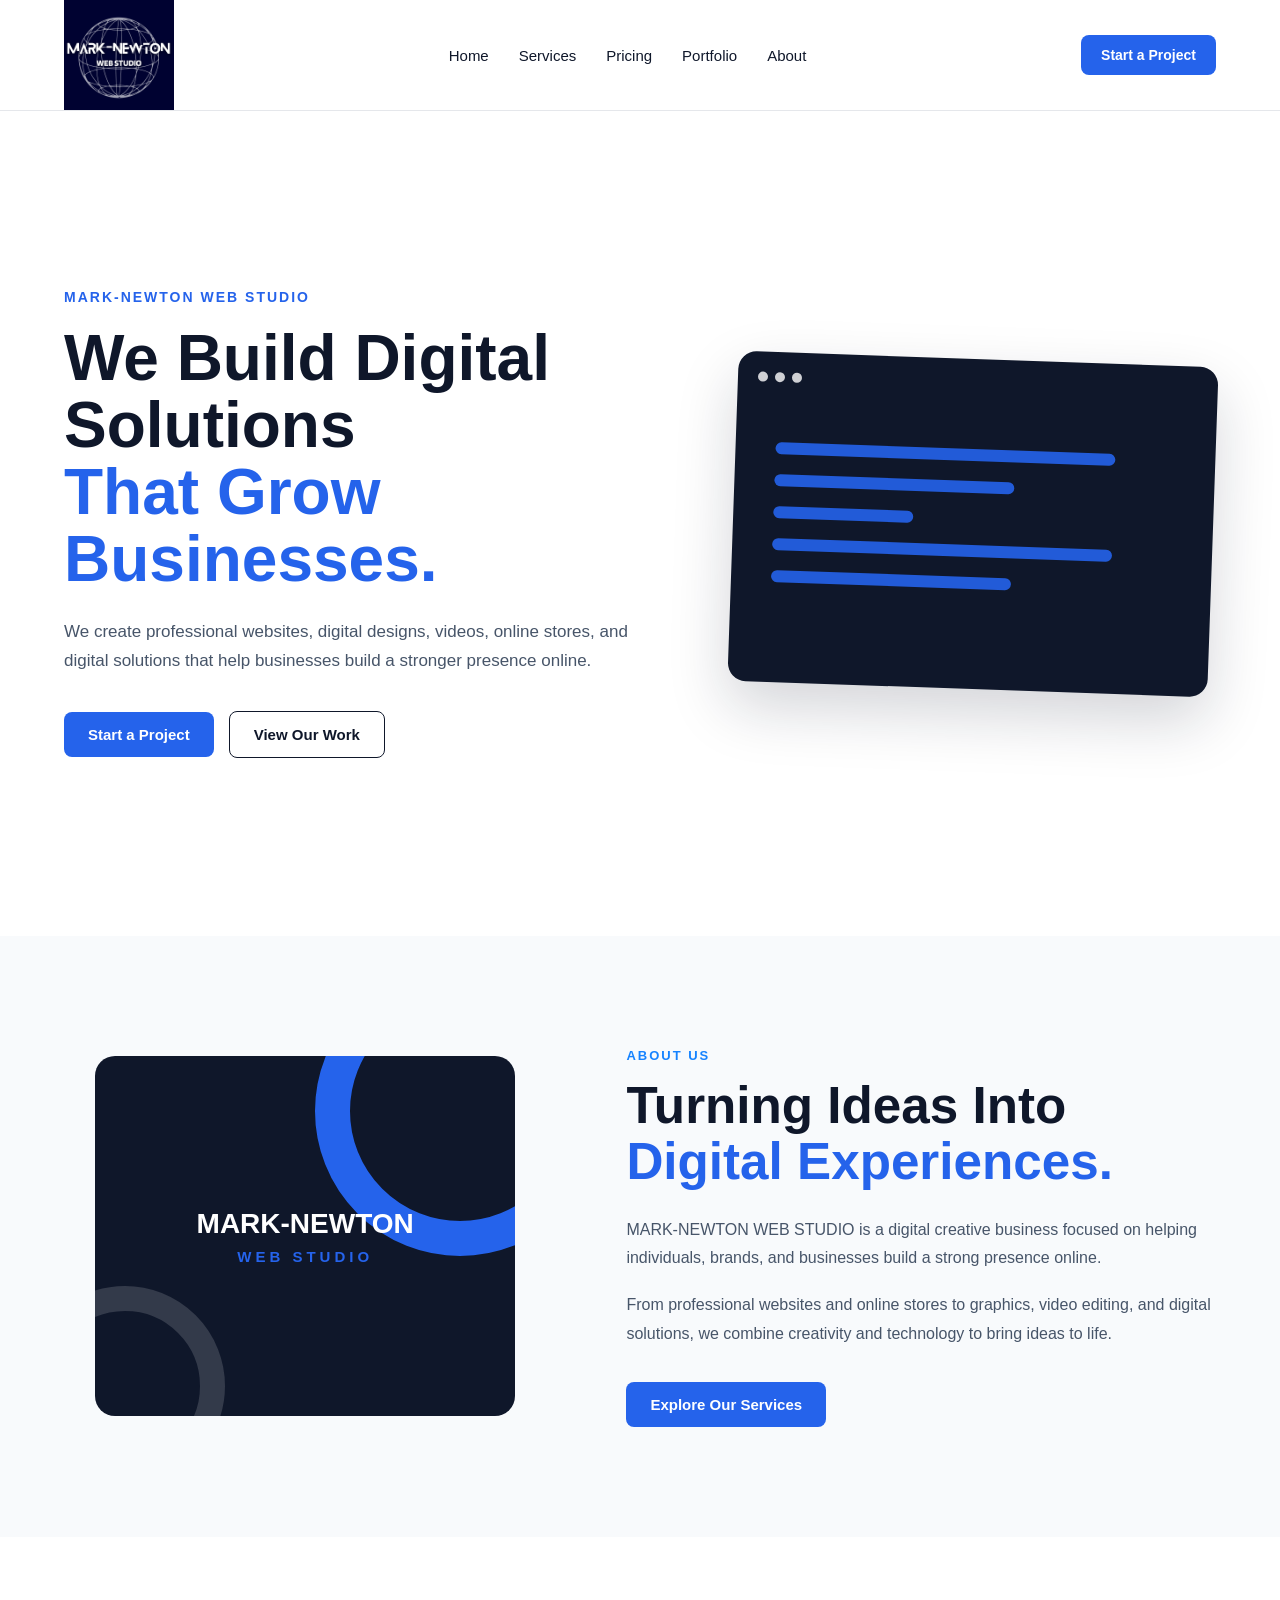
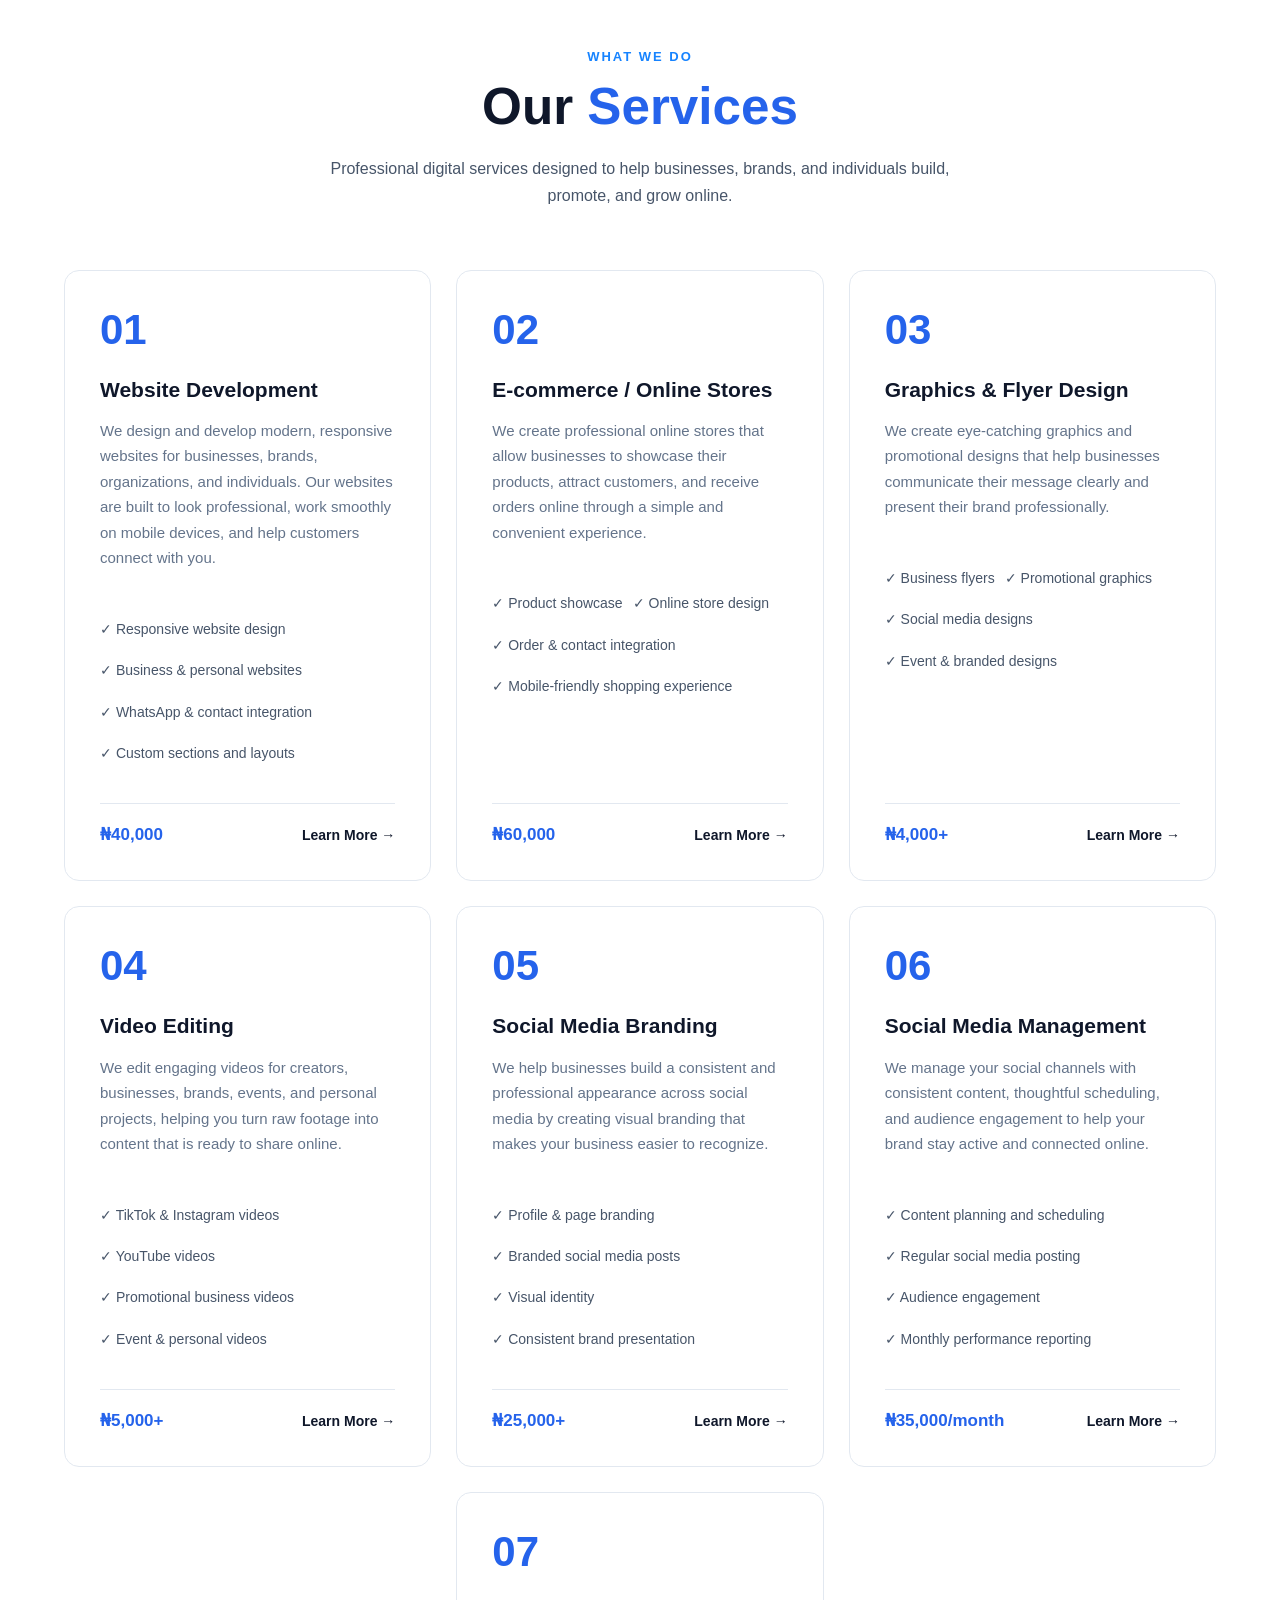
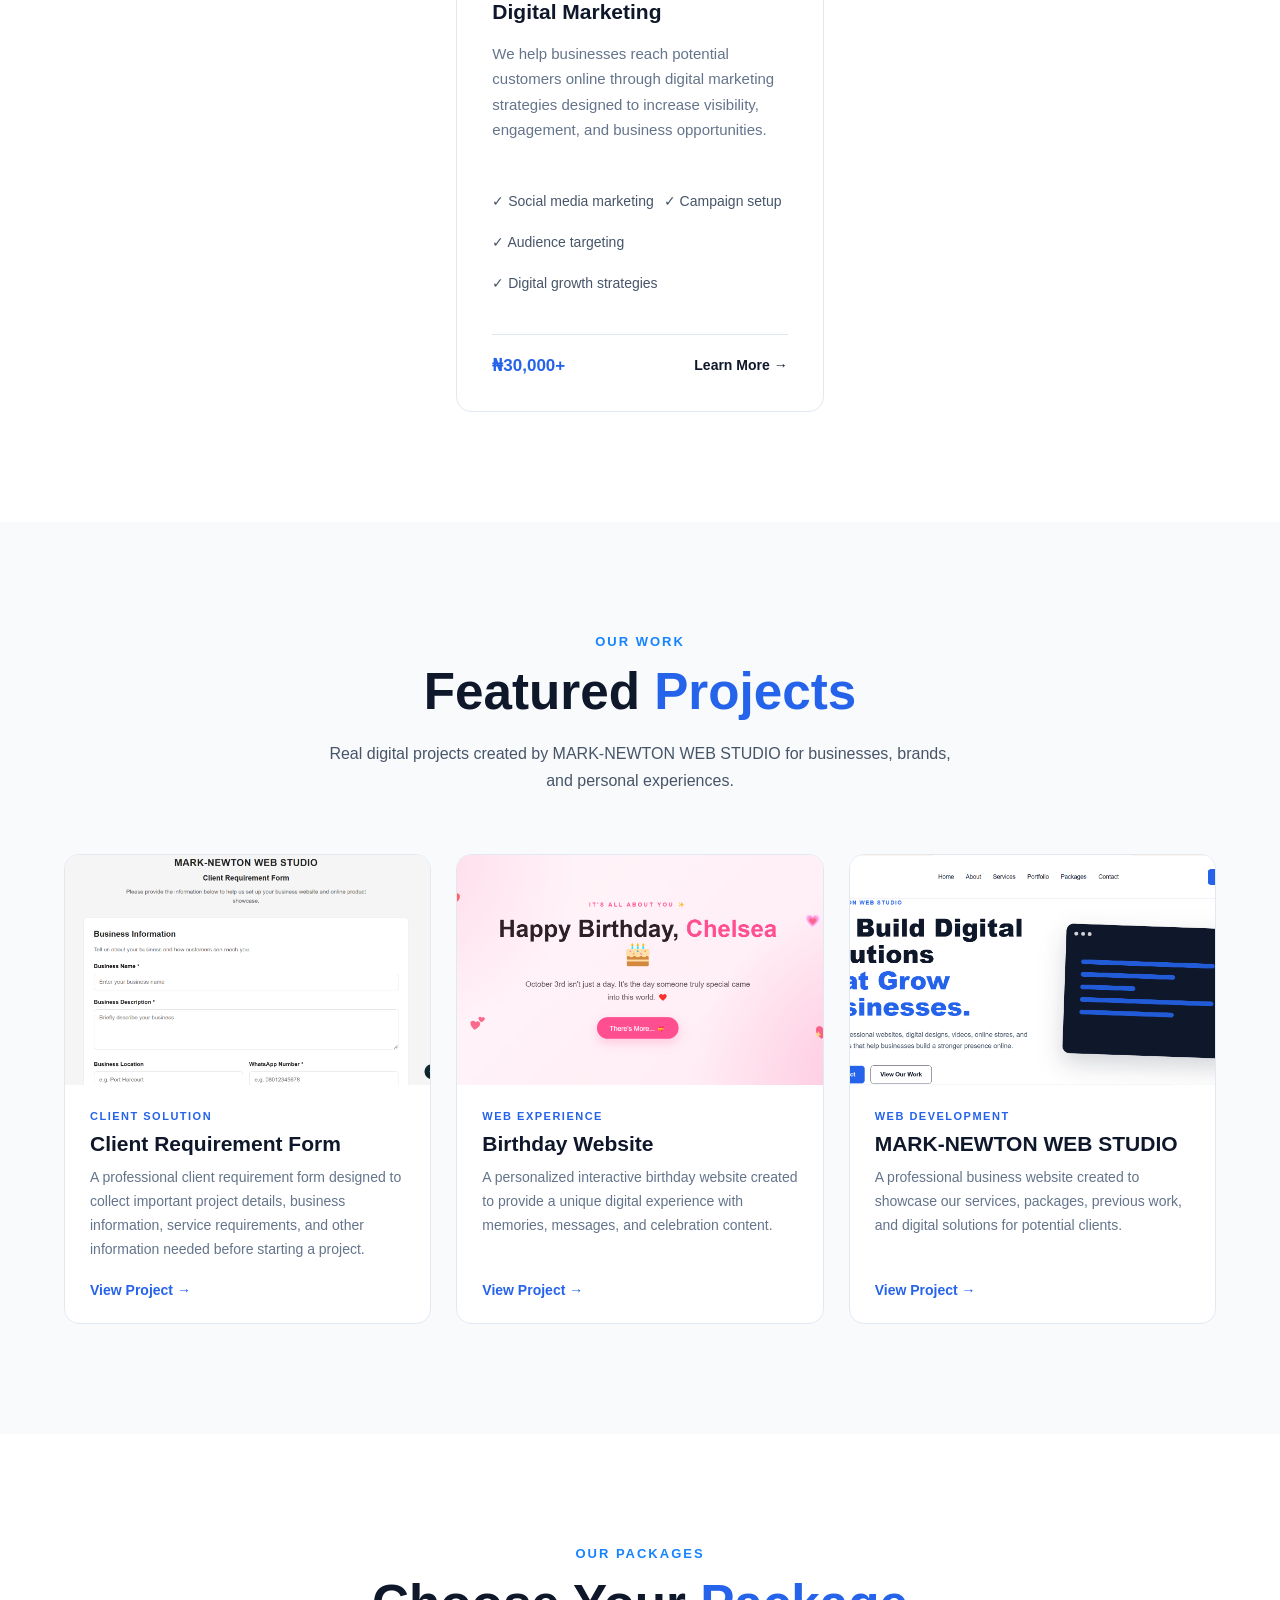
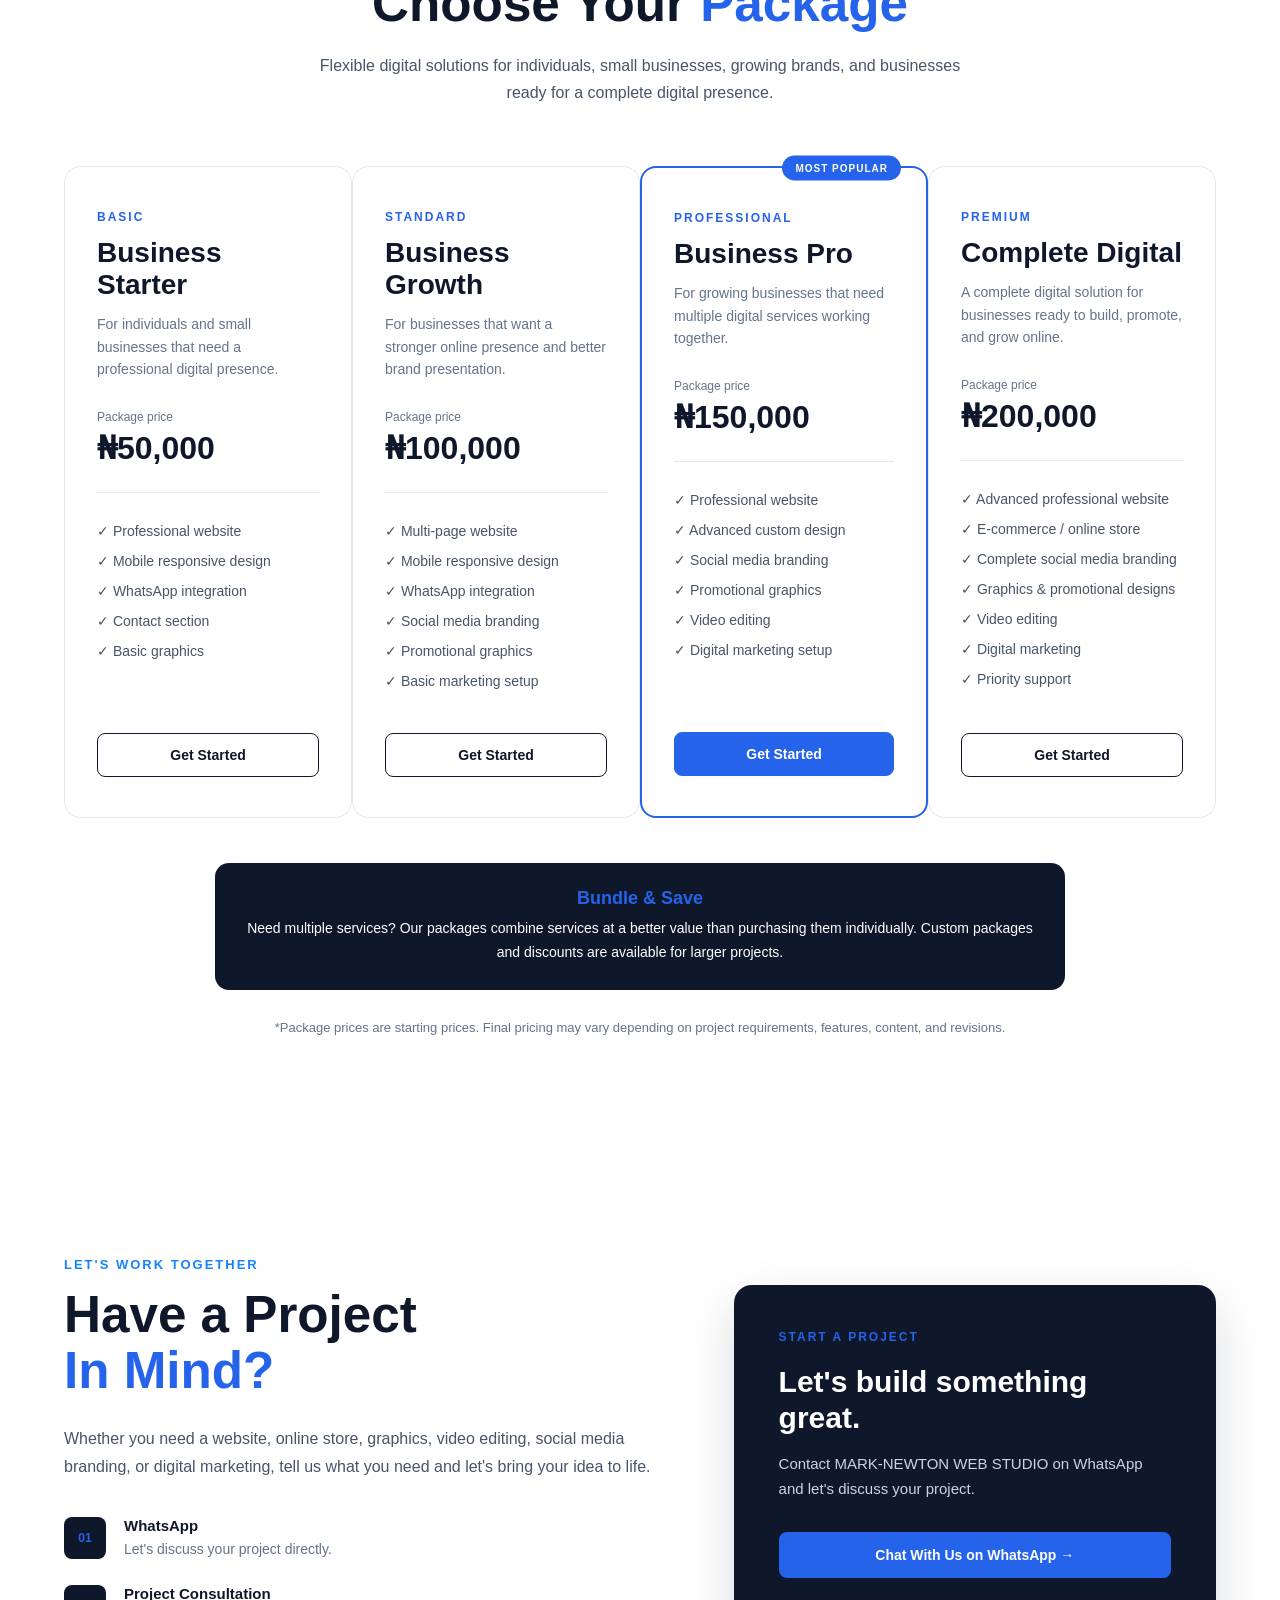
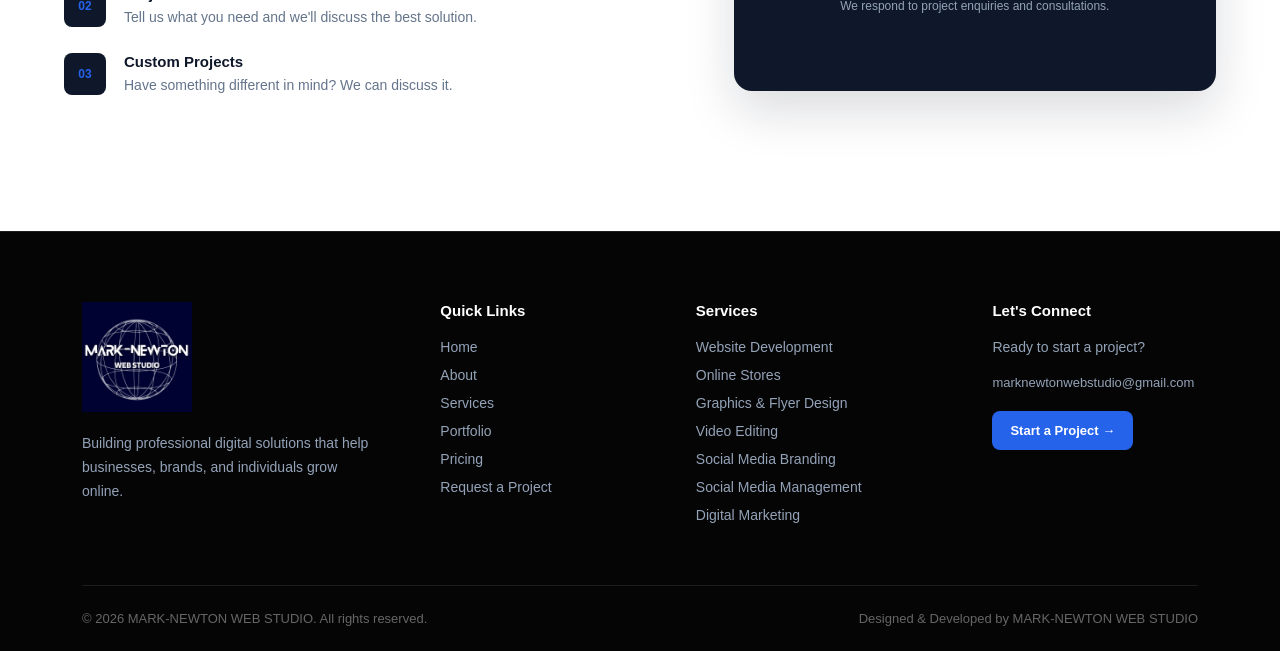
<file: index.html>
<!DOCTYPE html>
<html lang="en">
<head>
    <meta charset="UTF-8">
    <meta name="viewport" content="width=device-width, initial-scale=1.0">

    <title>MARK-NEWTON WEB STUDIO | Websites, Design & Digital Solutions</title>

    <meta
        name="description"
        content="MARK-NEWTON WEB STUDIO creates professional websites, online stores, graphics, videos, social media branding, and digital marketing solutions for businesses and brands."
    >

    <meta
        name="keywords"
        content="MARK-NEWTON WEB STUDIO, website development, web design, e-commerce, online store, graphics design, flyer design, video editing, social media branding, digital marketing"
    >

    <meta name="author" content="MARK-NEWTON WEB STUDIO">

    <meta name="theme-color" content="#2563eb">

    <!-- Open Graph -->
    <meta
        property="og:title"
        content="MARK-NEWTON WEB STUDIO | Digital Solutions"
    >

    <meta
        property="og:description"
        content="Professional websites, online stores, graphics, video editing, social media branding, and digital marketing."
    >

    <meta property="og:type" content="website">

    <link rel="icon" href="images/logo.png">

    <link rel="stylesheet" href="style.css">
</head>

<body>

    <!-- Navigation -->
<header class="navbar">
    <div class="container nav-content">

        <a href="index.html" class="logo">
            <img src="images/logo.png" alt="MARK-NEWTON WEB STUDIO">
        </a>

        <nav class="nav-links">

            <a href="index.html" class="active">Home</a>
            <a href="services.html">Services</a>
            <a href="pricing.html">Pricing</a>
            <a href="portfolio.html">Portfolio</a>
            <a href="about.html">About</a>

        </nav>

        <a href="request.html" class="nav-button">
            Start a Project
        </a>

        <button class="menu-toggle" aria-label="Open menu">
            ☰
        </button>

    </div>

    <div class="mobile-menu">

        <a href="index.html">Home</a>
        <a href="services.html">Services</a>
        <a href="pricing.html">Pricing</a>
        <a href="portfolio.html">Portfolio</a>
        <a href="about.html">About</a>
        <a href="request.html">Start a Project</a>

    </div>
</header>
<!-- Hero Section -->
<section class="hero" id="home">
    <div class="container hero-content">

        <div class="hero-text">

            <p class="hero-label">MARK-NEWTON WEB STUDIO</p>

            <h1>
                We Build Digital Solutions
                <span>That Grow Businesses.</span>
            </h1>

            <p class="hero-description">
                We create professional websites, digital designs, videos,
                online stores, and digital solutions that help businesses
                build a stronger presence online.
            </p>

            <div class="hero-buttons">
                <a href="request.html" class="primary-button">
                    Start a Project
                </a>

                <a href="#portfolio" class="secondary-button">
                    View Our Work
                </a>
            </div>
        </div>

        <div class="hero-visual">
            <div class="hero-card">
                <div class="hero-card-top">
                    <span></span>
                    <span></span>
                    <span></span>
                </div>

                <div class="hero-card-content">
                    <div class="code-line long"></div>
                    <div class="code-line medium"></div>
                    <div class="code-line short"></div>
                    <div class="code-line long"></div>
                    <div class="code-line medium"></div>
                </div>
            </div>
        </div>

    </div>
</section>
<!-- About Section -->
<section class="about" id="about">
    <div class="container about-content">

        <div class="about-image">
            <div class="about-box">
                <span>MARK-NEWTON</span>
                <strong>WEB STUDIO</strong>
            </div>
        </div>

        <div class="about-text">

            <p class="section-label">ABOUT US</p>

            <h2>
                Turning Ideas Into
                <span>Digital Experiences.</span>
            </h2>

            <p>
                MARK-NEWTON WEB STUDIO is a digital creative business focused
                on helping individuals, brands, and businesses build a strong
                presence online.
            </p>

            <p>
                From professional websites and online stores to graphics,
                video editing, and digital solutions, we combine creativity
                and technology to bring ideas to life.
            </p>

           <a href="services.html" class="primary-button">
    Explore Our Services
</a>

        </div>

    </div>
</section>
<!-- Services Section -->
<!-- Services Section -->
<section class="services" id="services">
    <div class="container">

        <div class="section-heading">
            <p class="section-label">WHAT WE DO</p>

            <h2>
                Our <span>Services</span>
            </h2>

            <p>
                Professional digital services designed to help businesses,
                brands, and individuals build, promote, and grow online.
            </p>
        </div>

        <div class="services-grid">

            <!-- Service 1 -->
            <div class="service-card">
                <div class="service-number">01</div>

                <h3>Website Development</h3>

                <p>
                    We design and develop modern, responsive websites for
                    businesses, brands, organizations, and individuals.
                    Our websites are built to look professional, work smoothly
                    on mobile devices, and help customers connect with you.
                </p>

                <ul class="service-features">
                    <li>✓ Responsive website design</li>
                    <li>✓ Business & personal websites</li>
                    <li>✓ WhatsApp & contact integration</li>
                    <li>✓ Custom sections and layouts</li>
                </ul>

                <div class="service-bottom">
                    <span class="service-price">₦40,000</span>
                    <a href="services.html">Learn More →</a>
                </div>
            </div>


            <!-- Service 2 -->
            <div class="service-card">
                <div class="service-number">02</div>

                <h3>E-commerce / Online Stores</h3>

                <p>
                    We create professional online stores that allow businesses
                    to showcase their products, attract customers, and receive
                    orders online through a simple and convenient experience.
                </p>

                <ul class="service-features">
                    <li>✓ Product showcase</li>
                    <li>✓ Online store design</li>
                    <li>✓ Order & contact integration</li>
                    <li>✓ Mobile-friendly shopping experience</li>
                </ul>

                <div class="service-bottom">
                    <span class="service-price">₦60,000</span>
                    <a href="services.html">Learn More →</a>
                </div>
            </div>


            <!-- Service 3 -->
            <div class="service-card">
                <div class="service-number">03</div>

                <h3>Graphics & Flyer Design</h3>

                <p>
                    We create eye-catching graphics and promotional designs
                    that help businesses communicate their message clearly
                    and present their brand professionally.
                </p>

                <ul class="service-features">
                    <li>✓ Business flyers</li>
                    <li>✓ Promotional graphics</li>
                    <li>✓ Social media designs</li>
                    <li>✓ Event & branded designs</li>
                </ul>

                <div class="service-bottom">
                    <span class="service-price">₦4,000+</span>
                    <a href="services.html">Learn More →</a>
                </div>
            </div>


            <!-- Service 4 -->
            <div class="service-card">
                <div class="service-number">04</div>

                <h3>Video Editing</h3>

                <p>
                    We edit engaging videos for creators, businesses, brands,
                    events, and personal projects, helping you turn raw footage
                    into content that is ready to share online.
                </p>

                <ul class="service-features">
                    <li>✓ TikTok & Instagram videos</li>
                    <li>✓ YouTube videos</li>
                    <li>✓ Promotional business videos</li>
                    <li>✓ Event & personal videos</li>
                </ul>

                <div class="service-bottom">
                    <span class="service-price">₦5,000+</span>
                    <a href="services.html">Learn More →</a>
                </div>
            </div>


            <!-- Service 5 -->
            <div class="service-card">
                <div class="service-number">05</div>

                <h3>Social Media Branding</h3>

                <p>
                    We help businesses build a consistent and professional
                    appearance across social media by creating visual branding
                    that makes your business easier to recognize.
                </p>

                <ul class="service-features">
                    <li>✓ Profile & page branding</li>
                    <li>✓ Branded social media posts</li>
                    <li>✓ Visual identity</li>
                    <li>✓ Consistent brand presentation</li>
                </ul>

                <div class="service-bottom">
                    <span class="service-price">₦25,000+</span>
                    <a href="services.html">Learn More →</a>
                </div>
            </div>


            <!-- Service 6 -->
            <div class="service-card" id="social-media-management">
                <div class="service-number">06</div>

                <h3>Social Media Management</h3>

                <p>
                    We manage your social channels with consistent content,
                    thoughtful scheduling, and audience engagement to help
                    your brand stay active and connected online.
                </p>

                <ul class="service-features">
                    <li>✓ Content planning and scheduling</li>
                    <li>✓ Regular social media posting</li>
                    <li>✓ Audience engagement</li>
                    <li>✓ Monthly performance reporting</li>
                </ul>

                <div class="service-bottom">
                    <span class="service-price">₦35,000/month</span>
                    <a href="services.html">Learn More →</a>
                </div>
            </div>

            <!-- Service 7 -->
            <div class="service-card">
                <div class="service-number">07</div>

                <h3>Digital Marketing</h3>

                <p>
                    We help businesses reach potential customers online through
                    digital marketing strategies designed to increase visibility,
                    engagement, and business opportunities.
                </p>

                <ul class="service-features">
                    <li>✓ Social media marketing</li>
                    <li>✓ Campaign setup</li>
                    <li>✓ Audience targeting</li>
                    <li>✓ Digital growth strategies</li>
                </ul>

                <div class="service-bottom">
                    <span class="service-price">₦30,000+</span>
                    <a href="services.html">Learn More →</a>
                </div>
            </div>

        </div>

    </div>
</section>
<!-- Portfolio Section -->
<!-- Portfolio Section -->
<section class="portfolio" id="portfolio">
    <div class="container">

        <div class="section-heading">
            <p class="section-label">OUR WORK</p>

            <h2>
                Featured <span>Projects</span>
            </h2>

            <p>
                Real digital projects created by MARK-NEWTON WEB STUDIO
                for businesses, brands, and personal experiences.
            </p>
        </div>

        <div class="portfolio-grid">

            <!-- Project 1 -->
            <div class="portfolio-card">

              <div class="portfolio-image">
    <img
        src="images/portfolio/client-requirement-form.png"
        alt="Client Requirement Form project"
    >
</div>

                <div class="portfolio-info">

                    <span>CLIENT SOLUTION</span>

                    <h3>Client Requirement Form</h3>

                    <p>
                        A professional client requirement form designed to collect
                        important project details, business information, service
                        requirements, and other information needed before starting a
                        project.
                    </p>

                   <a
    href="https://marknewton-client-form.netlify.app/"
    class="portfolio-link"
    target="_blank"
    rel="noopener noreferrer"
>
    View Project →
</a>

                </div>

            </div>


            <!-- Project 2 -->
            <div class="portfolio-card">

                <div class="portfolio-image">
    <img
        src="images/portfolio/birthday-website.png"
        alt="Birthday Website project"
    >
</div>

                <div class="portfolio-info">

                    <span>WEB EXPERIENCE</span>

                    <h3>Birthday Website</h3>

                    <p>
                        A personalized interactive birthday website created
                        to provide a unique digital experience with memories,
                        messages, and celebration content.
                    </p>

                  <a
    href="https://chiggsnet.github.io/Chelsea-birthday/"
    class="portfolio-link"
    target="_blank"
    rel="noopener noreferrer"
>
    View Project →
</a>

                </div>

            </div>


            <!-- Project 3 -->
            <div class="portfolio-card">

              <div class="portfolio-image">
    <img
        src="images/portfolio/mark-newton-website.png"
        alt="MARK-NEWTON WEB STUDIO website"
    >
</div>

                <div class="portfolio-info">

                    <span>WEB DEVELOPMENT</span>

                    <h3>MARK-NEWTON WEB STUDIO</h3>

                    <p>
                        A professional business website created to showcase our
                        services, packages, previous work, and digital solutions
                        for potential clients.
                    </p>

                   <a href="#home" class="portfolio-link">
    View Project →
</a>

                </div>

            </div>

        </div>

    </div>
</section>

</section>
<!-- Packages Section -->
<!-- Packages Section -->
<section class="packages" id="packages">
    <div class="container">

        <div class="section-heading">
            <p class="section-label">OUR PACKAGES</p>

            <h2>
                Choose Your <span>Package</span>
            </h2>

            <p>
                Flexible digital solutions for individuals, small businesses,
                growing brands, and businesses ready for a complete digital presence.
            </p>
        </div>

        <div class="packages-grid">

            <!-- Basic -->
            <div class="package-card">

                <div class="package-header">
                    <span class="package-name">BASIC</span>

                    <h3>Business Starter</h3>

                    <p>
                        For individuals and small businesses that need
                        a professional digital presence.
                    </p>
                </div>

                <div class="package-price">
                    <span>Package price</span>
                    <strong>₦50,000</strong>
                </div>

                <ul class="package-features">
                    <li>✓ Professional website</li>
                    <li>✓ Mobile responsive design</li>
                    <li>✓ WhatsApp integration</li>
                    <li>✓ Contact section</li>
                    <li>✓ Basic graphics</li>
                </ul>

              <a href="request.html" class="package-button">
    Get Started
</a>

            </div>


            <!-- Standard -->
            <div class="package-card">

                <div class="package-header">
                    <span class="package-name">STANDARD</span>

                    <h3>Business Growth</h3>

                    <p>
                        For businesses that want a stronger online presence
                        and better brand presentation.
                    </p>
                </div>

                <div class="package-price">
                    <span>Package price</span>
                    <strong>₦100,000</strong>
                </div>

                <ul class="package-features">
                    <li>✓ Multi-page website</li>
                    <li>✓ Mobile responsive design</li>
                    <li>✓ WhatsApp integration</li>
                    <li>✓ Social media branding</li>
                    <li>✓ Promotional graphics</li>
                    <li>✓ Basic marketing setup</li>
                </ul>

              <a href="request.html" class="package-button">
    Get Started
</a>

            </div>


            <!-- Professional -->
            <div class="package-card featured">

                <div class="popular-badge">
                    MOST POPULAR
                </div>

                <div class="package-header">
                    <span class="package-name">PROFESSIONAL</span>

                    <h3>Business Pro</h3>

                    <p>
                        For growing businesses that need multiple digital
                        services working together.
                    </p>
                </div>

                <div class="package-price">
                    <span>Package price</span>
                    <strong>₦150,000</strong>
                </div>

                <ul class="package-features">
                    <li>✓ Professional website</li>
                    <li>✓ Advanced custom design</li>
                    <li>✓ Social media branding</li>
                    <li>✓ Promotional graphics</li>
                    <li>✓ Video editing</li>
                    <li>✓ Digital marketing setup</li>
                </ul>

            <a href="request.html" class="package-button">
    Get Started
</a>

            </div>


            <!-- Premium -->
            <div class="package-card premium-card">

                <div class="package-header">
                    <span class="package-name">PREMIUM</span>

                    <h3>Complete Digital</h3>

                    <p>
                        A complete digital solution for businesses ready
                        to build, promote, and grow online.
                    </p>
                </div>

                <div class="package-price">
                    <span>Package price</span>
                    <strong>₦200,000</strong>
                </div>

                <ul class="package-features">
                    <li>✓ Advanced professional website</li>
                    <li>✓ E-commerce / online store</li>
                    <li>✓ Complete social media branding</li>
                    <li>✓ Graphics & promotional designs</li>
                    <li>✓ Video editing</li>
                    <li>✓ Digital marketing</li>
                    <li>✓ Priority support</li>
                </ul>

                <a href="request.html" class="package-button">
                    Get Started
                </a>

            </div>

        </div>

        <!-- Package Discount -->
        <div class="package-discount">

            <strong>Bundle & Save</strong>

            <p>
                Need multiple services? Our packages combine services at a
                better value than purchasing them individually.
                Custom packages and discounts are available for larger projects.
            </p>

        </div>

        <p class="package-note">
            *Package prices are starting prices. Final pricing may vary
            depending on project requirements, features, content, and revisions.
        </p>

    </div>
</section>
<!-- Contact Section -->
<section class="contact" id="contact">
    <div class="container contact-content">

        <div class="contact-text">

            <p class="section-label">LET'S WORK TOGETHER</p>

            <h2>
                Have a Project
                <span>In Mind?</span>
            </h2>

            <p>
                Whether you need a website, online store, graphics, video
                editing, social media branding, or digital marketing,
                tell us what you need and let's bring your idea to life.
            </p>

            <div class="contact-details">

                <div class="contact-item">
                    <span class="contact-icon">01</span>

                    <div>
                        <strong>WhatsApp</strong>
                        <p>Let's discuss your project directly.</p>
                    </div>
                </div>

                <div class="contact-item">
                    <span class="contact-icon">02</span>

                    <div>
                        <strong>Project Consultation</strong>
                        <p>Tell us what you need and we'll discuss the best solution.</p>
                    </div>
                </div>

                <div class="contact-item">
                    <span class="contact-icon">03</span>

                    <div>
                        <strong>Custom Projects</strong>
                        <p>Have something different in mind? We can discuss it.</p>
                    </div>
                </div>

            </div>

        </div>


        <div class="contact-card">

            <div class="contact-card-top">
                <span>START A PROJECT</span>
            </div>

            <h3>Let's build something great.</h3>

            <p>
                Contact MARK-NEWTON WEB STUDIO on WhatsApp and
                let's discuss your project.
            </p>

            <a
                href="https://wa.me/2348127933778"
                class="whatsapp-button"
                target="_blank"
            >
                Chat With Us on WhatsApp →
            </a>

            <p class="contact-note">
                We respond to project enquiries and consultations.
            </p>
            </div>
</div>

        </div>

    </div>
</section>
<!-- Footer -->
<footer class="footer">

    <div class="container">

        <div class="footer-main">

            <div class="footer-brand">

                <img
                    src="images/logo.png"
                    alt="MARK-NEWTON WEB STUDIO"
                >

                <p>
                    Building professional digital solutions that help
                    businesses, brands, and individuals grow online.
                </p>

            </div>


            <div class="footer-links">

                <h4>Quick Links</h4>

              <a href="index.html">Home</a>
<a href="about.html">About</a>
<a href="services.html">Services</a>
<a href="portfolio.html">Portfolio</a>
<a href="pricing.html">Pricing</a>
<a href="request.html">Request a Project</a>

            </div>


            <div class="footer-links">

                <h4>Services</h4>

              <a href="services.html">Website Development</a>
<a href="services.html">Online Stores</a>
<a href="services.html">Graphics & Flyer Design</a>
<a href="services.html">Video Editing</a>
<a href="services.html">Social Media Branding</a>
<a href="services.html#social-media-management">Social Media Management</a>
<a href="services.html">Digital Marketing</a>

            </div>


          <div class="footer-contact">

    <h4>Let's Connect</h4>

    <p>
        Ready to start a project?
    </p>

    <a
        href="mailto:marknewtonwebstudio@gmail.com"
        class="footer-email"
    >
        marknewtonwebstudio@gmail.com
    </a>

   <a href="request.html" class="footer-button">
    Start a Project →
</a>

</div>
        </div>


        <div class="footer-bottom">

            <p>
                © 2026 MARK-NEWTON WEB STUDIO. All rights reserved.
            </p>

            <p>
                Designed & Developed by MARK-NEWTON WEB STUDIO
            </p>

        </div>

    </div>

</footer>

    <script src="script.js"></script>
</body>
</html>
</file>
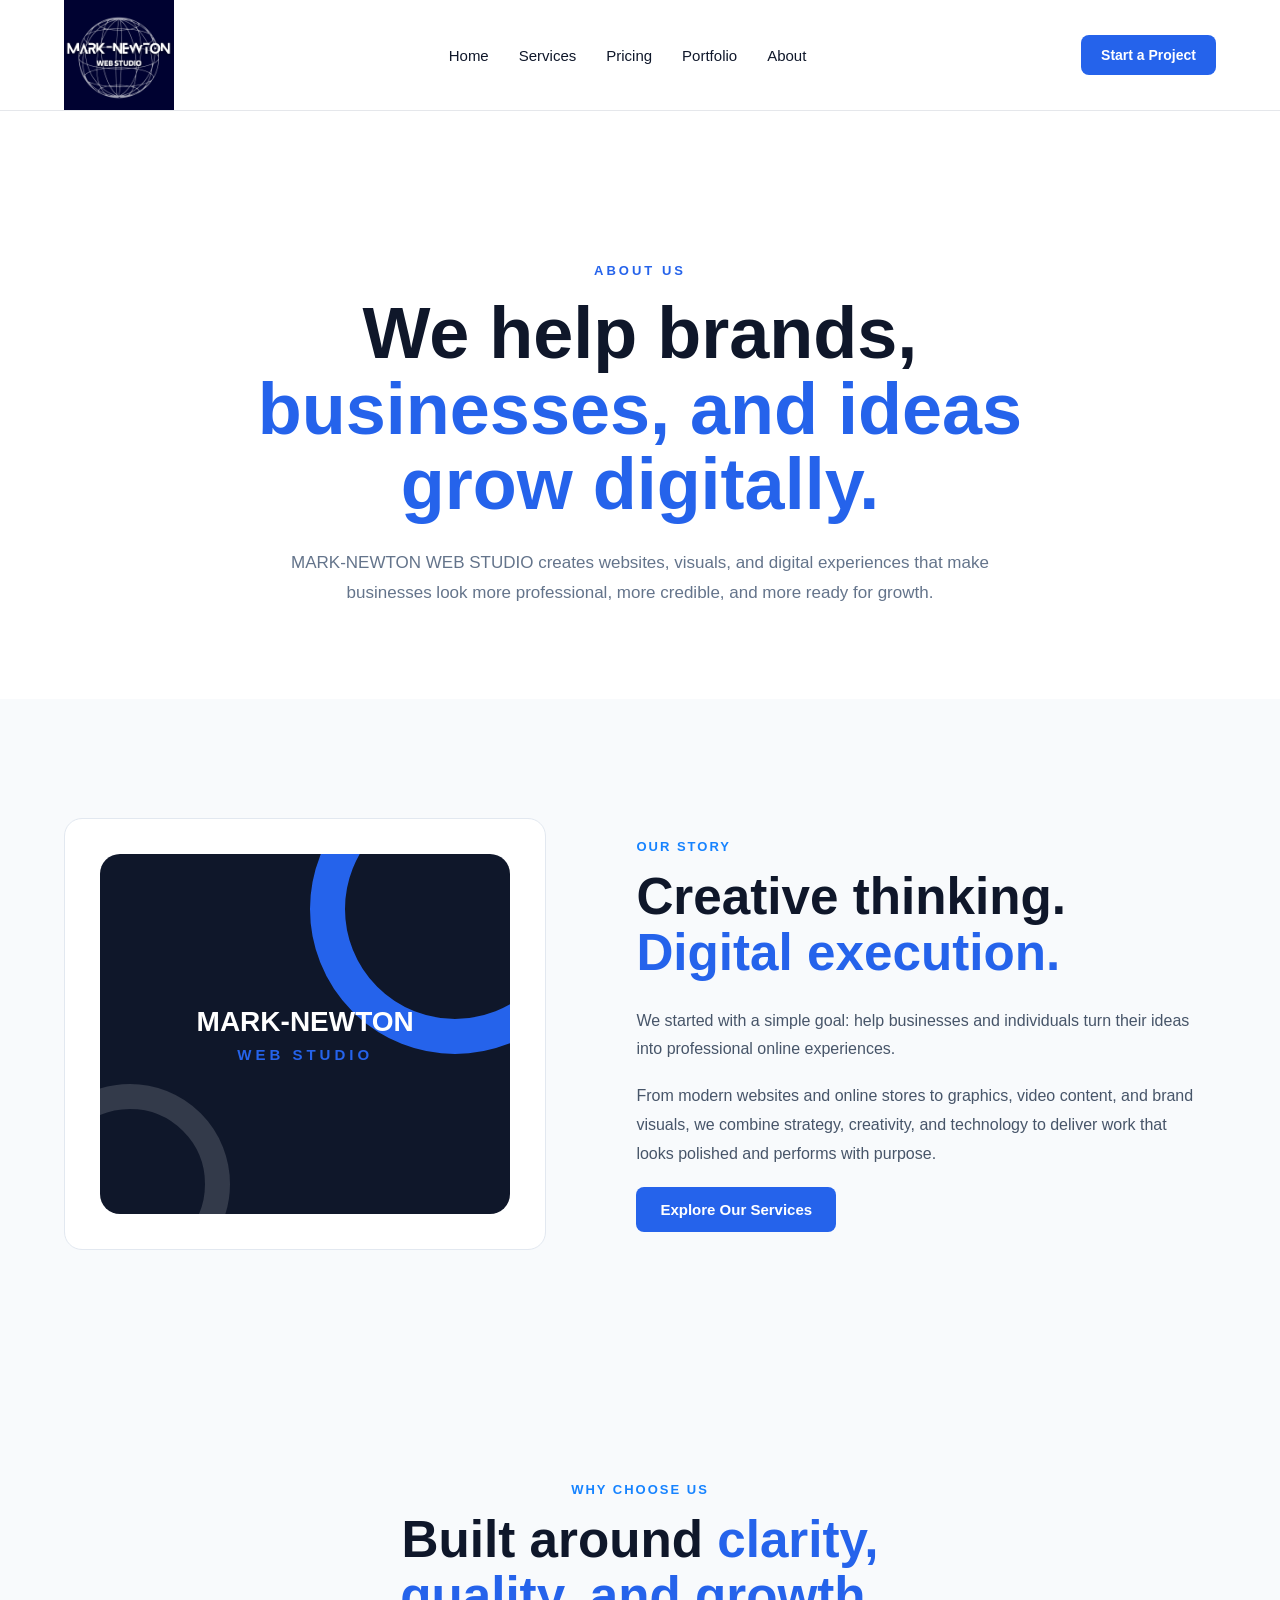
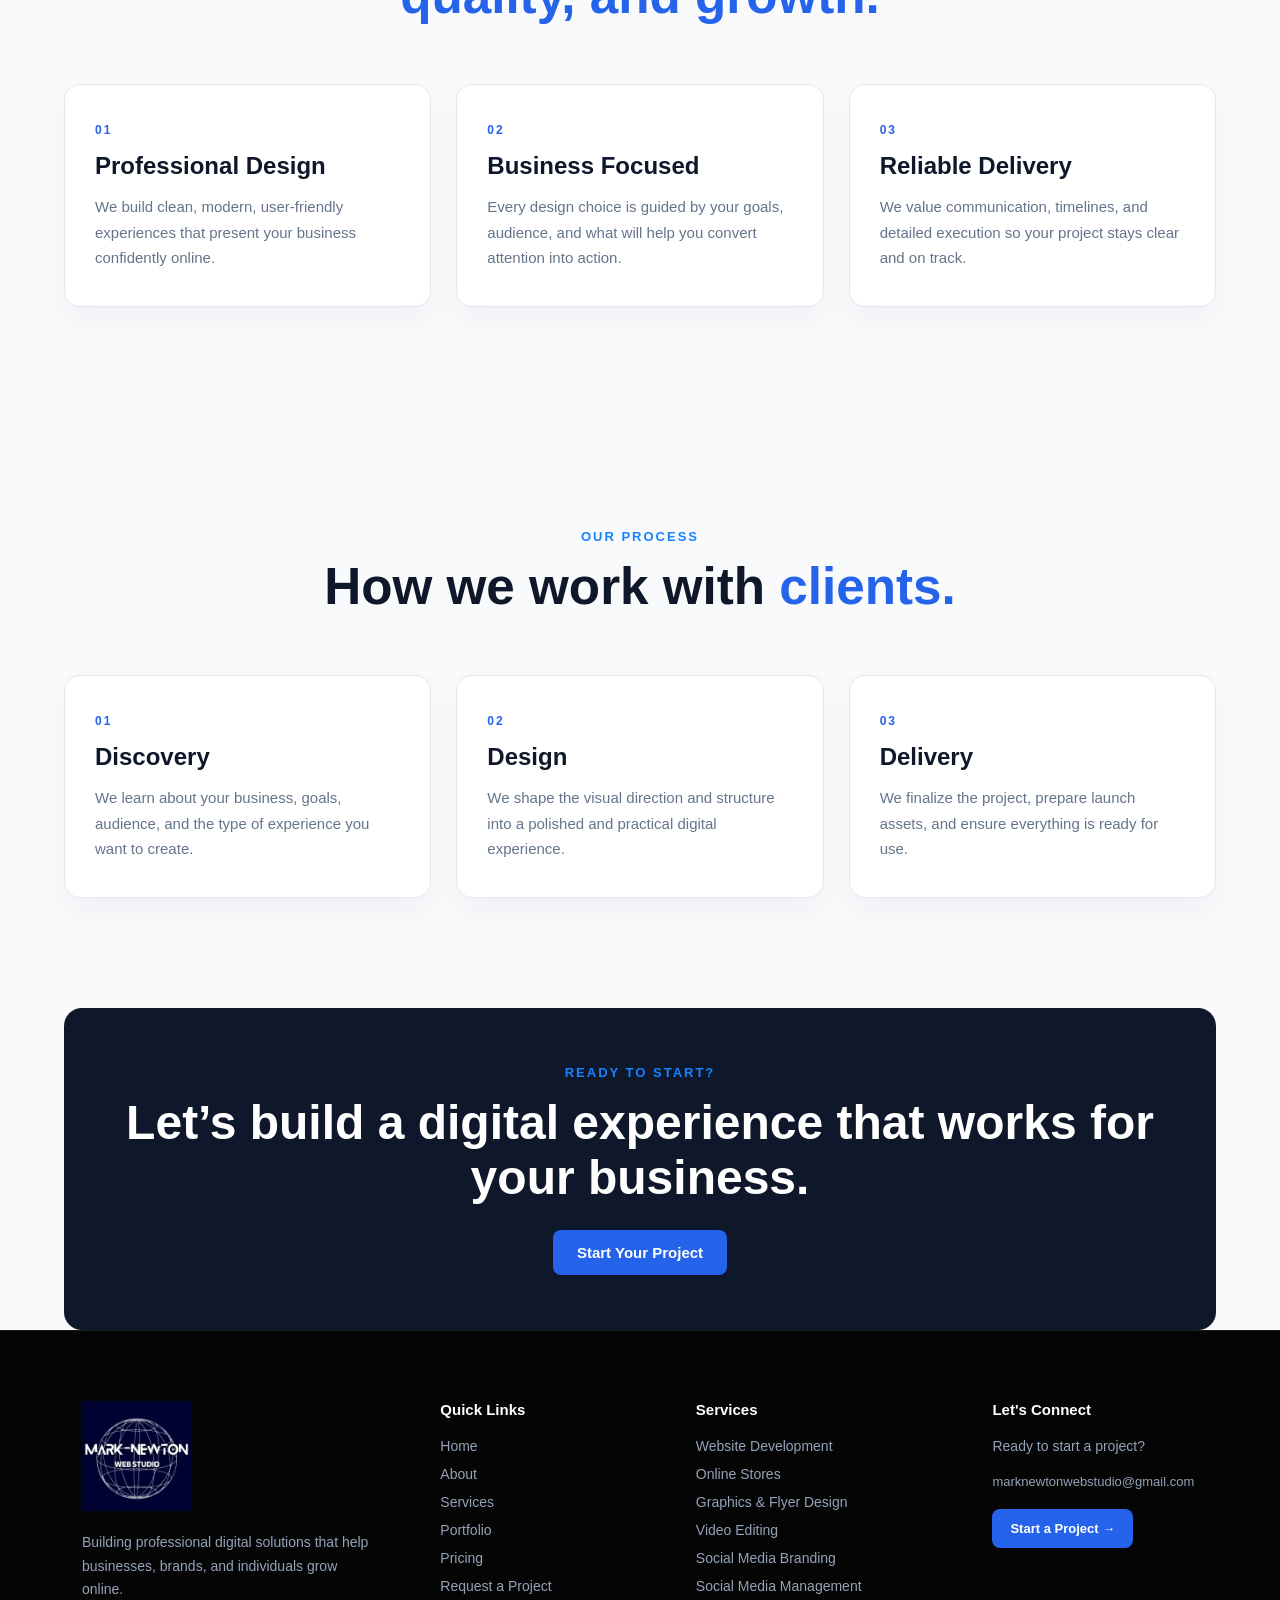
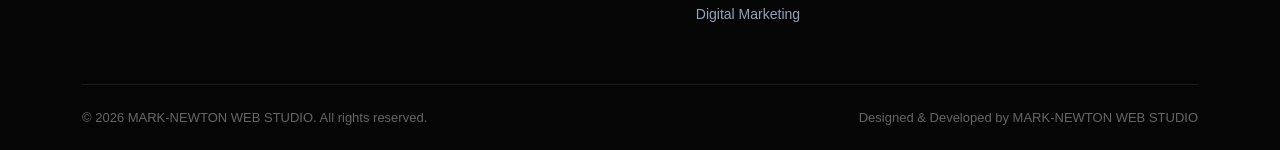
<file: about.html>
<!DOCTYPE html>
<html lang="en">
<head>
    <meta charset="UTF-8">
    <meta name="viewport" content="width=device-width, initial-scale=1.0">

    <title>About | MARK-NEWTON WEB STUDIO</title>

    <meta
        name="description"
        content="Learn more about MARK-NEWTON WEB STUDIO and how we help businesses build professional digital experiences."
    >

    <meta name="author" content="MARK-NEWTON WEB STUDIO">
    <link rel="icon" href="images/logo.png">
    <link rel="stylesheet" href="style.css">
</head>
<body>

    <header class="navbar">
        <div class="container nav-content">

            <a href="index.html" class="logo">
                <img src="images/logo.png" alt="MARK-NEWTON WEB STUDIO">
            </a>

            <nav class="nav-links">
                <a href="index.html">Home</a>
                <a href="services.html">Services</a>
                <a href="pricing.html">Pricing</a>
                <a href="portfolio.html">Portfolio</a>
                <a href="about.html" class="active">About</a>
            </nav>

            <a href="request.html" class="nav-button">Start a Project</a>

            <button class="menu-toggle" aria-label="Open menu" type="button">☰</button>
        </div>

        <div class="mobile-menu">
            <a href="index.html">Home</a>
            <a href="services.html">Services</a>
            <a href="pricing.html">Pricing</a>
            <a href="portfolio.html">Portfolio</a>
            <a href="about.html">About</a>
            <a href="request.html">Start a Project</a>
        </div>
    </header>

    <section class="page-hero">
        <div class="container">
            <span class="section-label">ABOUT US</span>
            <h1>
                We help brands,
                <span>businesses, and ideas grow digitally.</span>
            </h1>
            <p>
                MARK-NEWTON WEB STUDIO creates websites, visuals, and digital experiences that make businesses look more professional, more credible, and more ready for growth.
            </p>
        </div>
    </section>

    <main class="about-page">
        <section class="about-story">
            <div class="container story-grid">
                <div class="story-card story-visual">
                    <div class="story-box">
                        <span>MARK-NEWTON</span>
                        <strong>WEB STUDIO</strong>
                    </div>
                </div>

                <div class="story-card story-copy">
                    <p class="section-label">OUR STORY</p>
                    <h2>Creative thinking. <span>Digital execution.</span></h2>
                    <p>
                        We started with a simple goal: help businesses and individuals turn their ideas into professional online experiences.
                    </p>
                    <p>
                        From modern websites and online stores to graphics, video content, and brand visuals, we combine strategy, creativity, and technology to deliver work that looks polished and performs with purpose.
                    </p>
                    <a href="services.html" class="primary-button">Explore Our Services</a>
                </div>
            </div>
        </section>

        <section class="values-section">
            <div class="container">
                <div class="section-heading">
                    <p class="section-label">WHY CHOOSE US</p>
                    <h2>Built around <span>clarity, quality, and growth.</span></h2>
                </div>

                <div class="values-grid">
                    <div class="value-card">
                        <span class="value-number">01</span>
                        <h3>Professional Design</h3>
                        <p>
                            We build clean, modern, user-friendly experiences that present your business confidently online.
                        </p>
                    </div>

                    <div class="value-card">
                        <span class="value-number">02</span>
                        <h3>Business Focused</h3>
                        <p>
                            Every design choice is guided by your goals, audience, and what will help you convert attention into action.
                        </p>
                    </div>

                    <div class="value-card">
                        <span class="value-number">03</span>
                        <h3>Reliable Delivery</h3>
                        <p>
                            We value communication, timelines, and detailed execution so your project stays clear and on track.
                        </p>
                    </div>
                </div>
            </div>
        </section>

        <section class="process-section">
            <div class="container">
                <div class="section-heading">
                    <p class="section-label">OUR PROCESS</p>
                    <h2>How we work with <span>clients.</span></h2>
                </div>

                <div class="process-grid">
                    <div class="process-card">
                        <span>01</span>
                        <h3>Discovery</h3>
                        <p>We learn about your business, goals, audience, and the type of experience you want to create.</p>
                    </div>

                    <div class="process-card">
                        <span>02</span>
                        <h3>Design</h3>
                        <p>We shape the visual direction and structure into a polished and practical digital experience.</p>
                    </div>

                    <div class="process-card">
                        <span>03</span>
                        <h3>Delivery</h3>
                        <p>We finalize the project, prepare launch assets, and ensure everything is ready for use.</p>
                    </div>
                </div>
            </div>
        </section>

        <section class="cta-section">
            <div class="container cta-box">
                <p class="section-label">READY TO START?</p>
                <h2>Let’s build a digital experience that works for your business.</h2>
                <a href="request.html" class="primary-button">Start Your Project</a>
            </div>
        </section>
    </main>

    <footer class="footer">
        <div class="container">
            <div class="footer-main">
                <div class="footer-brand">
                    <img src="images/logo.png" alt="MARK-NEWTON WEB STUDIO">
                    <p>Building professional digital solutions that help businesses, brands, and individuals grow online.</p>
                </div>

                <div class="footer-links">
                    <h4>Quick Links</h4>
                    <a href="index.html">Home</a>
                    <a href="about.html">About</a>
                    <a href="services.html">Services</a>
                    <a href="portfolio.html">Portfolio</a>
                    <a href="pricing.html">Pricing</a>
                    <a href="request.html">Request a Project</a>
                </div>

                <div class="footer-links">
                    <h4>Services</h4>
                    <a href="services.html">Website Development</a>
                    <a href="services.html">Online Stores</a>
                    <a href="services.html">Graphics & Flyer Design</a>
                    <a href="services.html">Video Editing</a>
                    <a href="services.html">Social Media Branding</a>
                    <a href="services.html#social-media-management">Social Media Management</a>
                    <a href="services.html">Digital Marketing</a>
                </div>

                <div class="footer-contact">
                    <h4>Let's Connect</h4>
                    <p>Ready to start a project?</p>
                    <a href="mailto:marknewtonwebstudio@gmail.com" class="footer-email">marknewtonwebstudio@gmail.com</a>
                    <a href="request.html" class="footer-button">Start a Project →</a>
                </div>
            </div>

            <div class="footer-bottom">
                <p>© 2026 MARK-NEWTON WEB STUDIO. All rights reserved.</p>
                <p>Designed & Developed by MARK-NEWTON WEB STUDIO</p>
            </div>
        </div>
    </footer>

    <script src="script.js"></script>
</body>
</html>
</file>
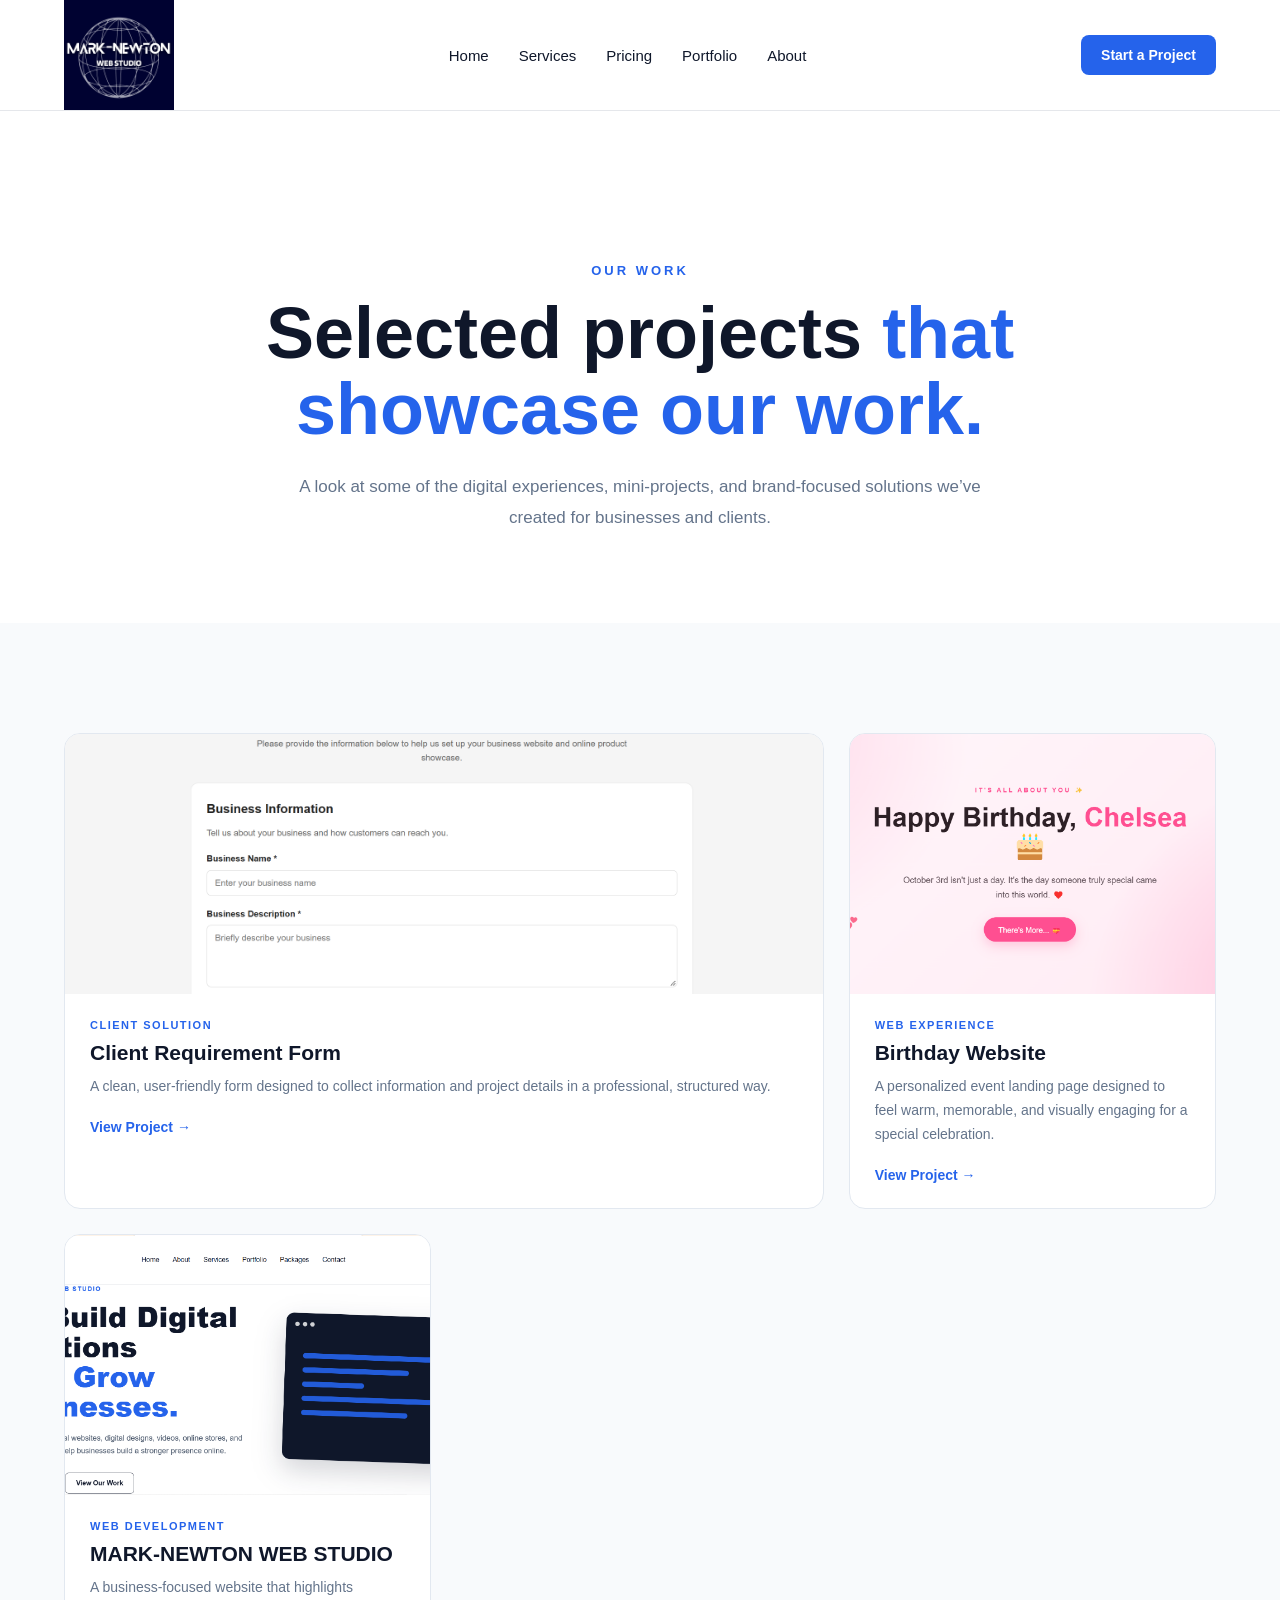
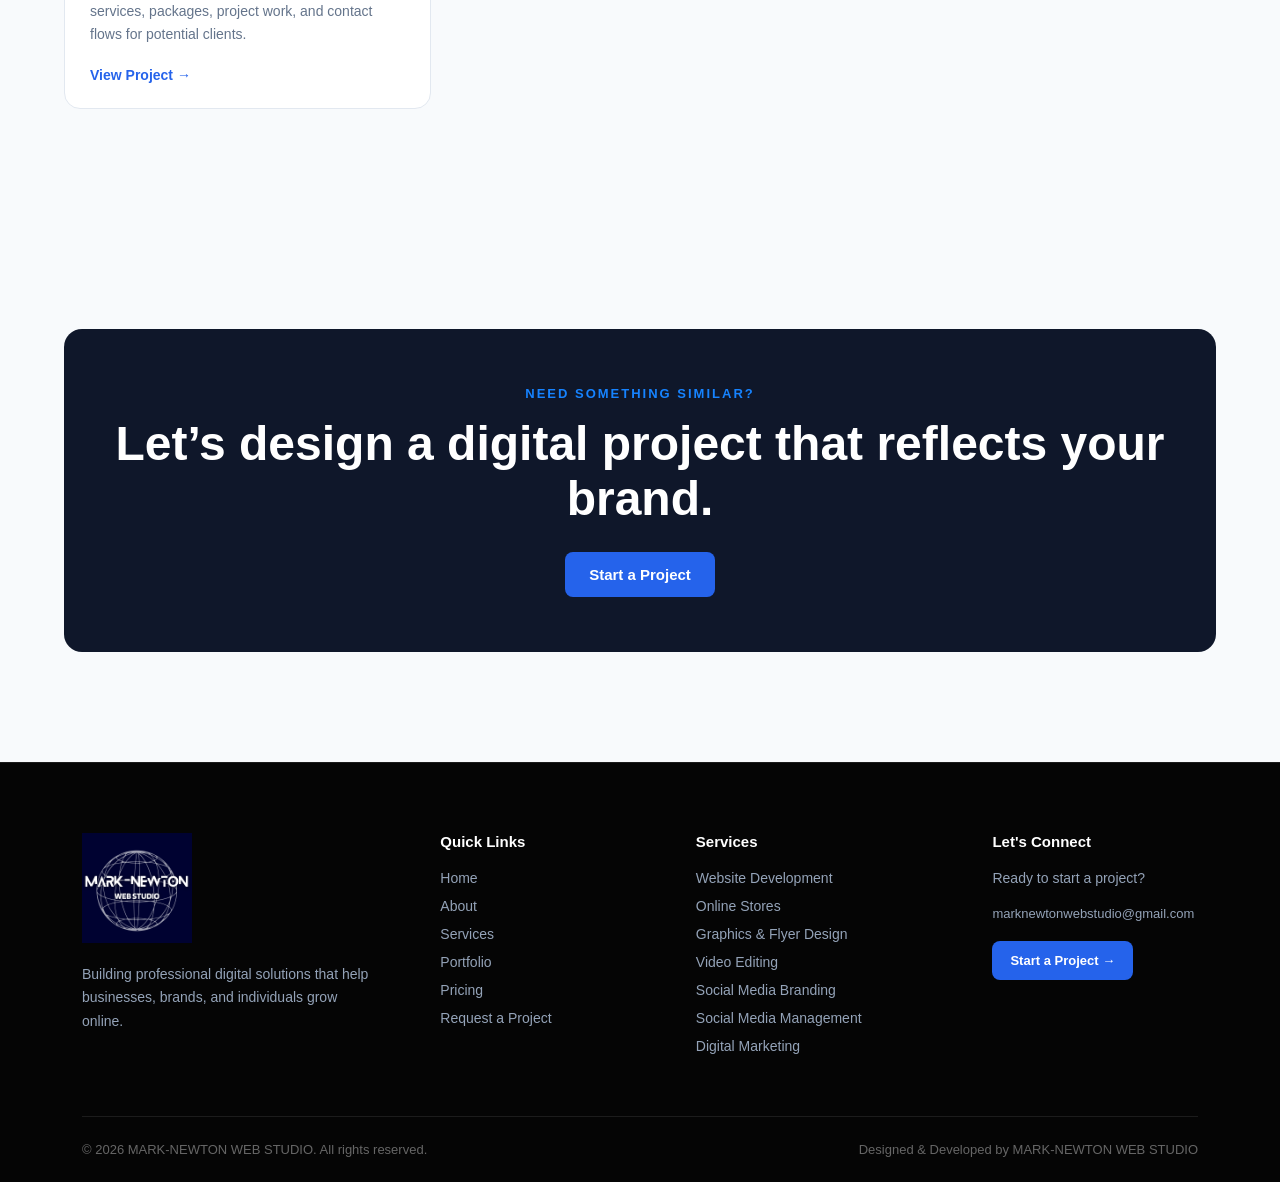
<file: portfolio.html>
<!DOCTYPE html>
<html lang="en">
<head>
    <meta charset="UTF-8">
    <meta name="viewport" content="width=device-width, initial-scale=1.0">

    <title>Portfolio | MARK-NEWTON WEB STUDIO</title>

    <meta
        name="description"
        content="See selected work from MARK-NEWTON WEB STUDIO, including websites, client forms, and digital experiences."
    >

    <meta name="author" content="MARK-NEWTON WEB STUDIO">
    <link rel="icon" href="images/logo.png">
    <link rel="stylesheet" href="style.css">
</head>
<body>

    <header class="navbar">
        <div class="container nav-content">

            <a href="index.html" class="logo">
                <img src="images/logo.png" alt="MARK-NEWTON WEB STUDIO">
            </a>

            <nav class="nav-links">
                <a href="index.html">Home</a>
                <a href="services.html">Services</a>
                <a href="pricing.html">Pricing</a>
                <a href="portfolio.html" class="active">Portfolio</a>
                <a href="about.html">About</a>
            </nav>

            <a href="request.html" class="nav-button">Start a Project</a>

            <button class="menu-toggle" aria-label="Open menu" type="button">☰</button>
        </div>

        <div class="mobile-menu">
            <a href="index.html">Home</a>
            <a href="services.html">Services</a>
            <a href="pricing.html">Pricing</a>
            <a href="portfolio.html">Portfolio</a>
            <a href="about.html">About</a>
            <a href="request.html">Start a Project</a>
        </div>
    </header>

    <section class="page-hero">
        <div class="container">
            <span class="section-label">OUR WORK</span>
            <h1>
                Selected projects
                <span>that showcase our work.</span>
            </h1>
            <p>
                A look at some of the digital experiences, mini-projects, and brand-focused solutions we’ve created for businesses and clients.
            </p>
        </div>
    </section>

    <main class="portfolio-page">
        <section class="portfolio-showcase">
            <div class="container portfolio-grid-large">

                <article class="portfolio-item featured-portfolio">
                    <div class="portfolio-image">
                        <img src="images/portfolio/client-requirement-form.png" alt="Client Requirement Form project">
                    </div>
                    <div class="portfolio-info">
                        <span>CLIENT SOLUTION</span>
                        <h3>Client Requirement Form</h3>
                        <p>
                            A clean, user-friendly form designed to collect information and project details in a professional, structured way.
                        </p>
                        <a href="https://marknewton-client-form.netlify.app/" target="_blank" rel="noopener noreferrer" class="portfolio-link">View Project →</a>
                    </div>
                </article>

                <article class="portfolio-item">
                    <div class="portfolio-image">
                        <img src="images/portfolio/birthday-website.png" alt="Birthday website project">
                    </div>
                    <div class="portfolio-info">
                        <span>WEB EXPERIENCE</span>
                        <h3>Birthday Website</h3>
                        <p>
                            A personalized event landing page designed to feel warm, memorable, and visually engaging for a special celebration.
                        </p>
                        <a href="https://chiggsnet.github.io/Chelsea-birthday/" target="_blank" rel="noopener noreferrer" class="portfolio-link">View Project →</a>
                    </div>
                </article>

                <article class="portfolio-item">
                    <div class="portfolio-image">
                        <img src="images/portfolio/mark-newton-website.png" alt="MARK-NEWTON WEBSITE project">
                    </div>
                    <div class="portfolio-info">
                        <span>WEB DEVELOPMENT</span>
                        <h3>MARK-NEWTON WEB STUDIO</h3>
                        <p>
                            A business-focused website that highlights services, packages, project work, and contact flows for potential clients.
                        </p>
                        <a href="index.html" class="portfolio-link">View Project →</a>
                    </div>
                </article>
            </div>
        </section>

        <section class="portfolio-cta">
            <div class="container cta-box">
                <p class="section-label">NEED SOMETHING SIMILAR?</p>
                <h2>Let’s design a digital project that reflects your brand.</h2>
                <a href="request.html" class="primary-button">Start a Project</a>
            </div>
        </section>
    </main>

    <footer class="footer">
        <div class="container">
            <div class="footer-main">
                <div class="footer-brand">
                    <img src="images/logo.png" alt="MARK-NEWTON WEB STUDIO">
                    <p>Building professional digital solutions that help businesses, brands, and individuals grow online.</p>
                </div>

                <div class="footer-links">
                    <h4>Quick Links</h4>
                    <a href="index.html">Home</a>
                    <a href="about.html">About</a>
                    <a href="services.html">Services</a>
                    <a href="portfolio.html">Portfolio</a>
                    <a href="pricing.html">Pricing</a>
                    <a href="request.html">Request a Project</a>
                </div>

                <div class="footer-links">
                    <h4>Services</h4>
                    <a href="services.html">Website Development</a>
                    <a href="services.html">Online Stores</a>
                    <a href="services.html">Graphics & Flyer Design</a>
                    <a href="services.html">Video Editing</a>
                    <a href="services.html">Social Media Branding</a>
                    <a href="services.html#social-media-management">Social Media Management</a>
                    <a href="services.html">Digital Marketing</a>
                </div>

                <div class="footer-contact">
                    <h4>Let's Connect</h4>
                    <p>Ready to start a project?</p>
                    <a href="mailto:marknewtonwebstudio@gmail.com" class="footer-email">marknewtonwebstudio@gmail.com</a>
                    <a href="request.html" class="footer-button">Start a Project →</a>
                </div>
            </div>

            <div class="footer-bottom">
                <p>© 2026 MARK-NEWTON WEB STUDIO. All rights reserved.</p>
                <p>Designed & Developed by MARK-NEWTON WEB STUDIO</p>
            </div>
        </div>
    </footer>

    <script src="script.js"></script>
</body>
</html>
</file>
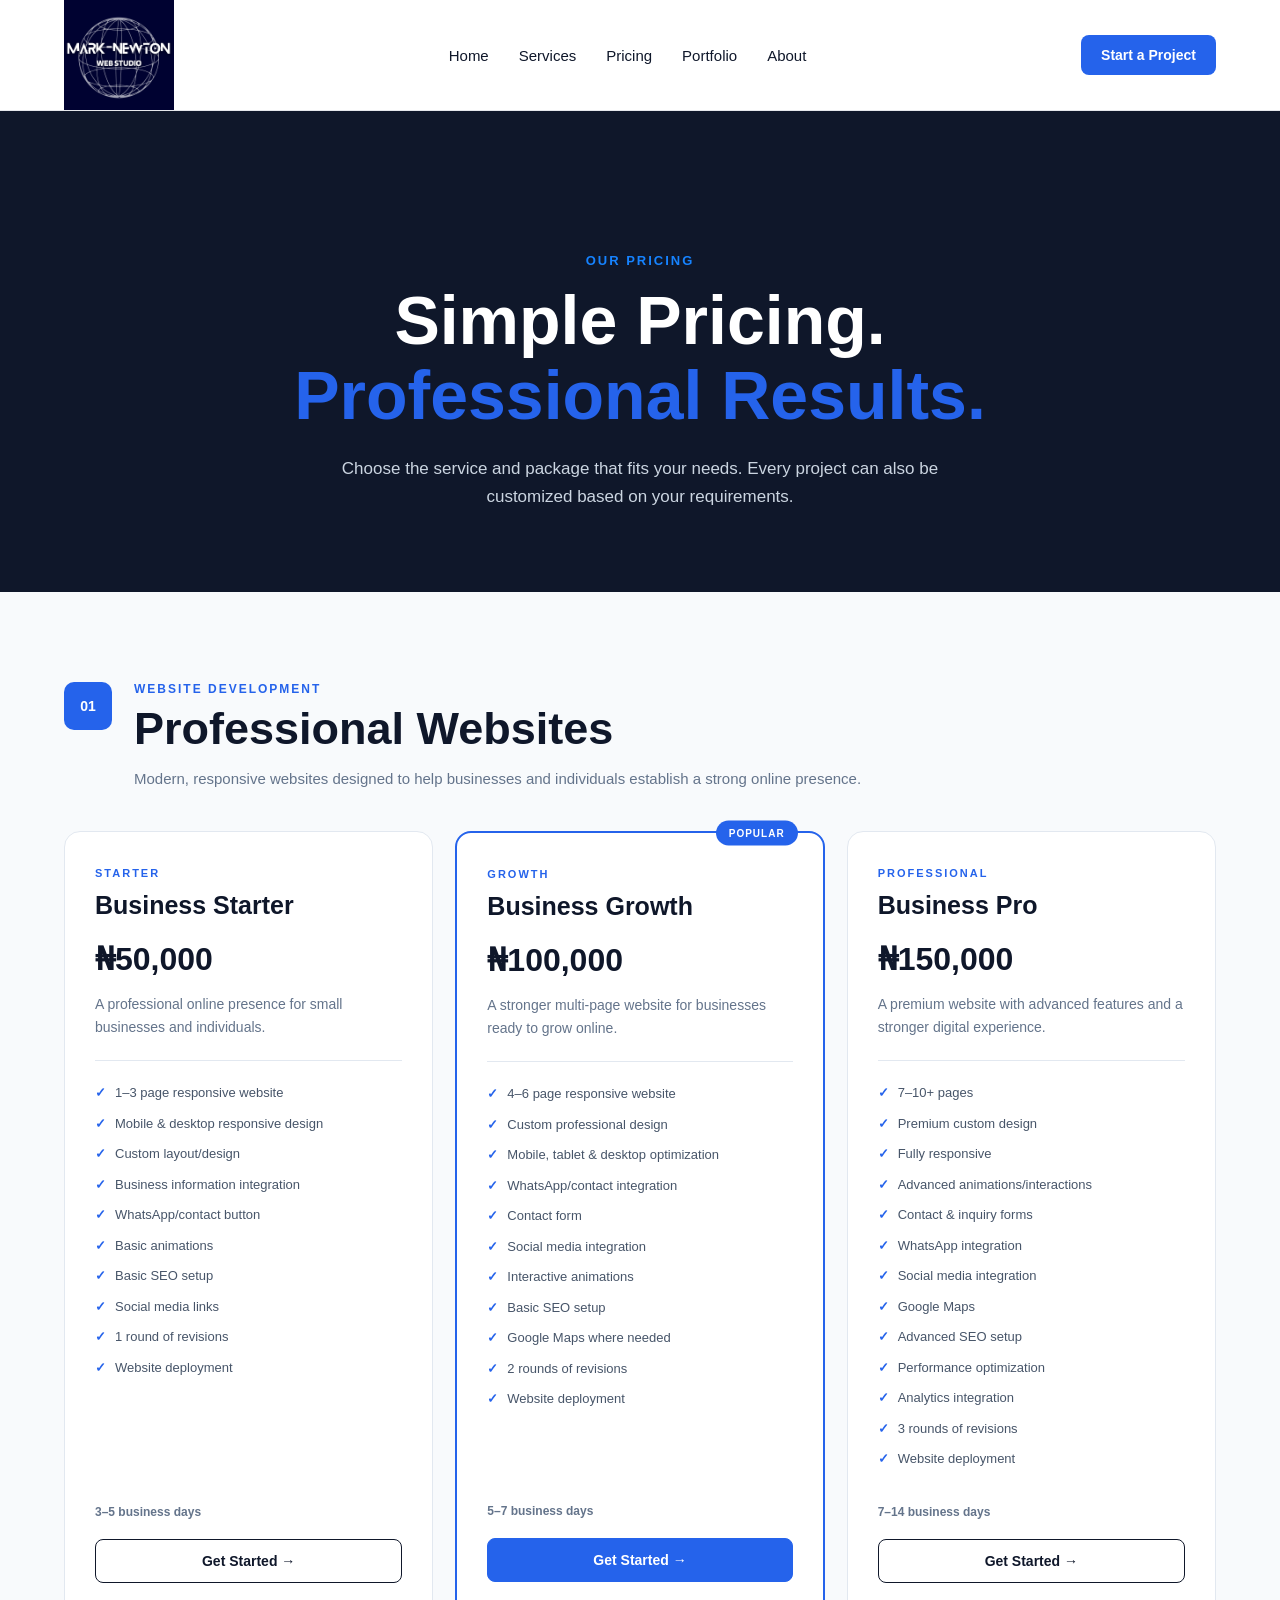
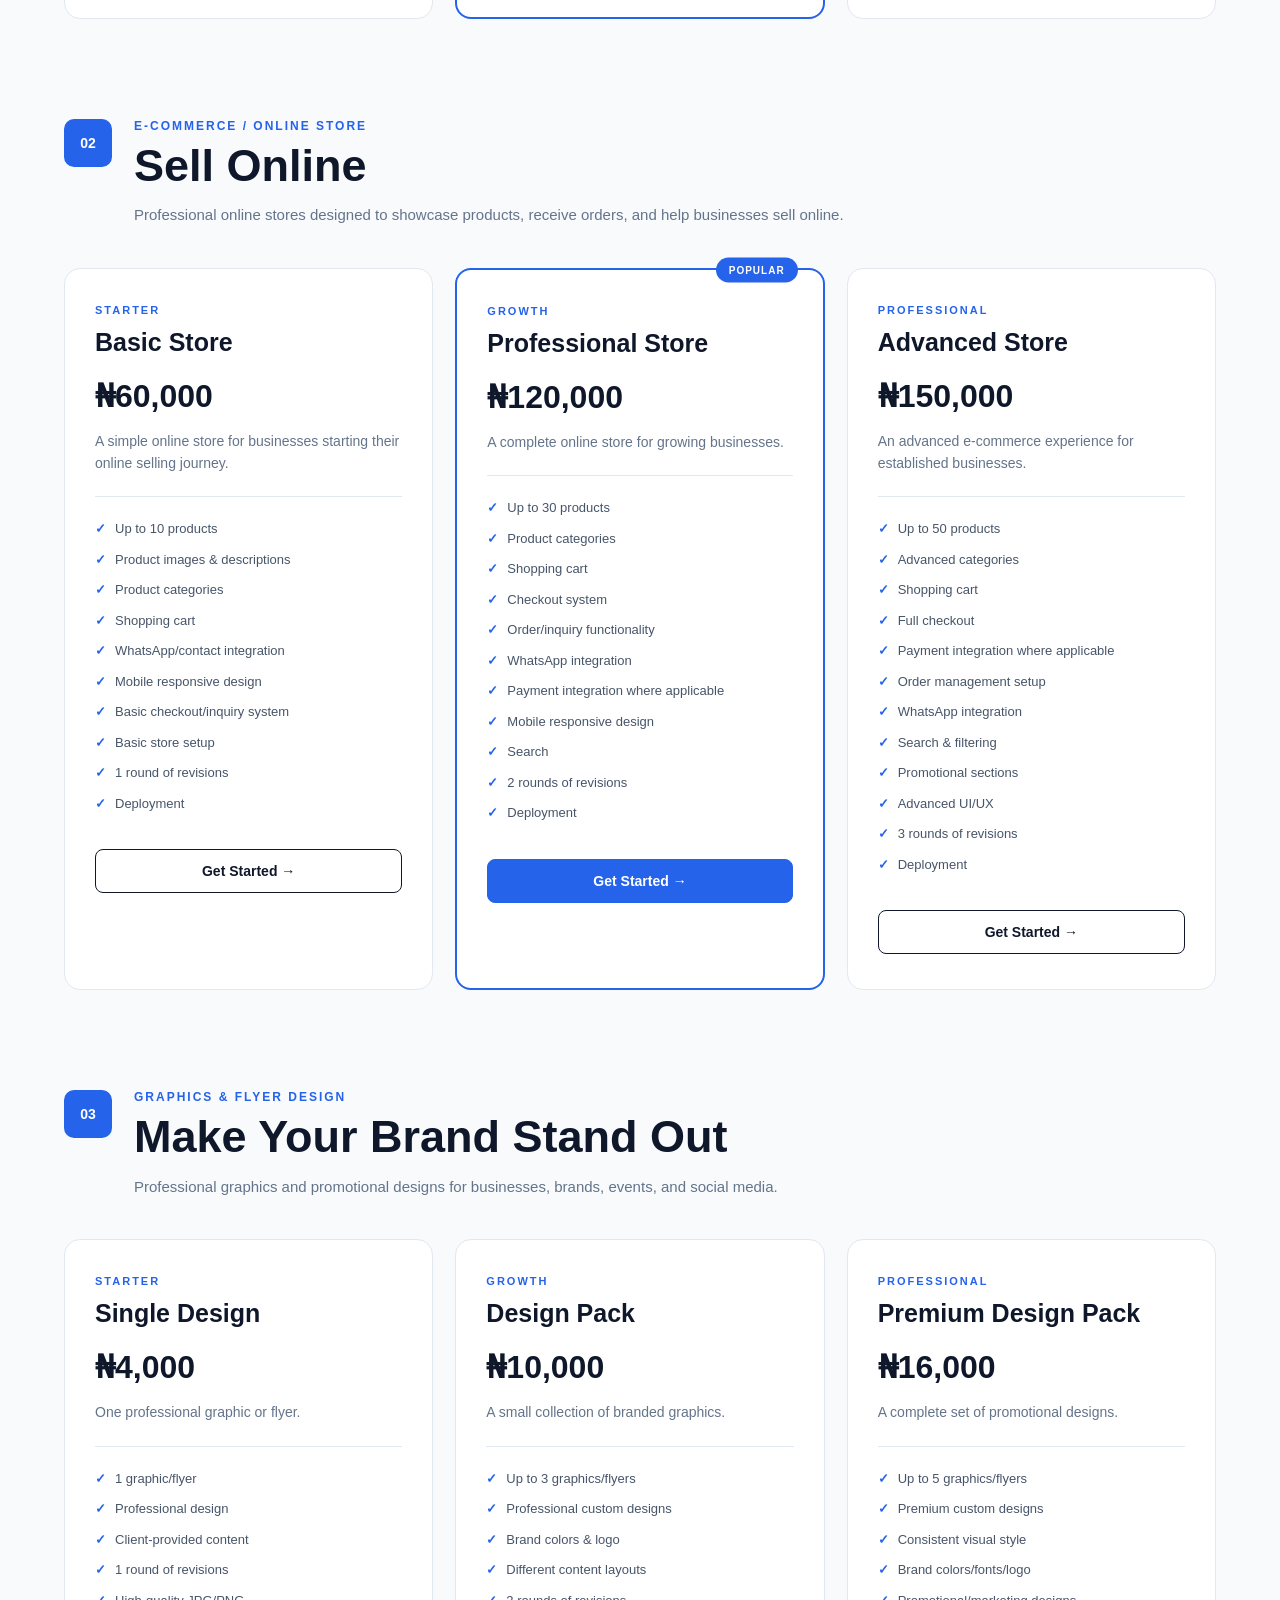
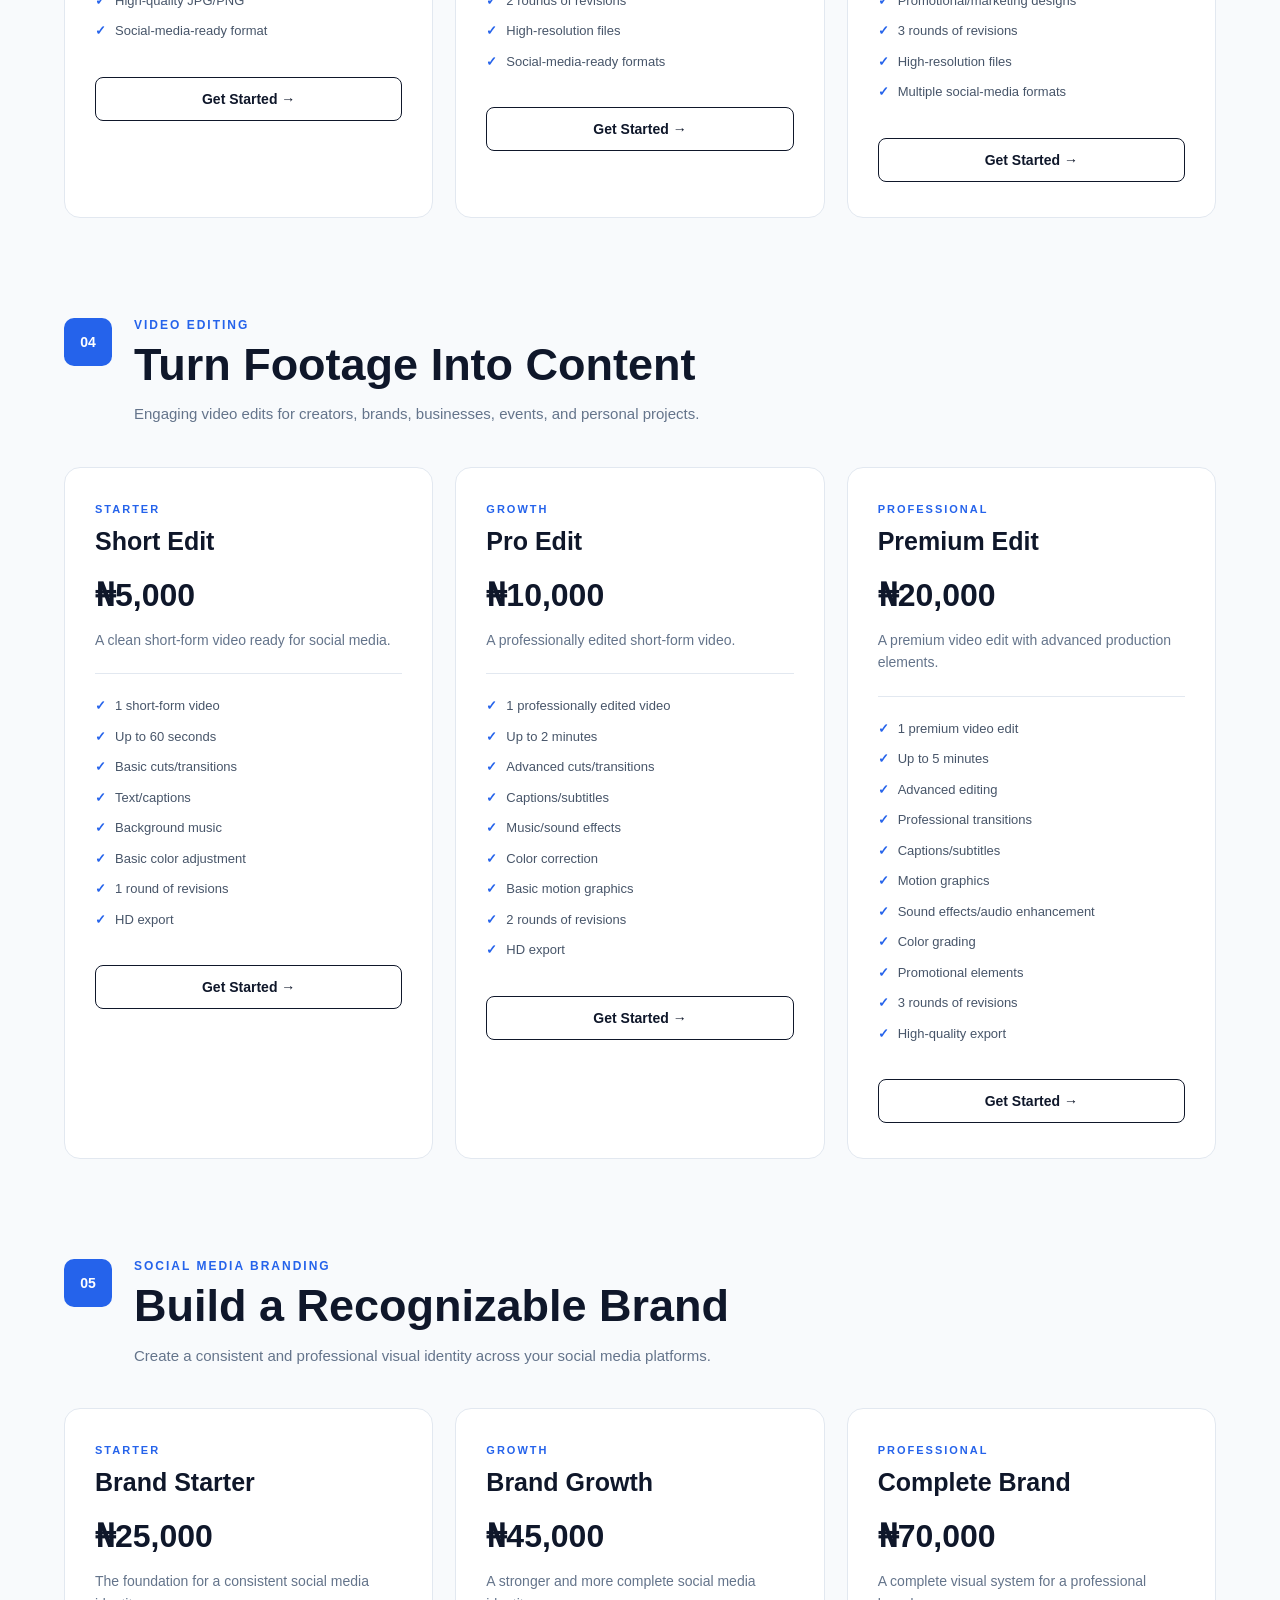
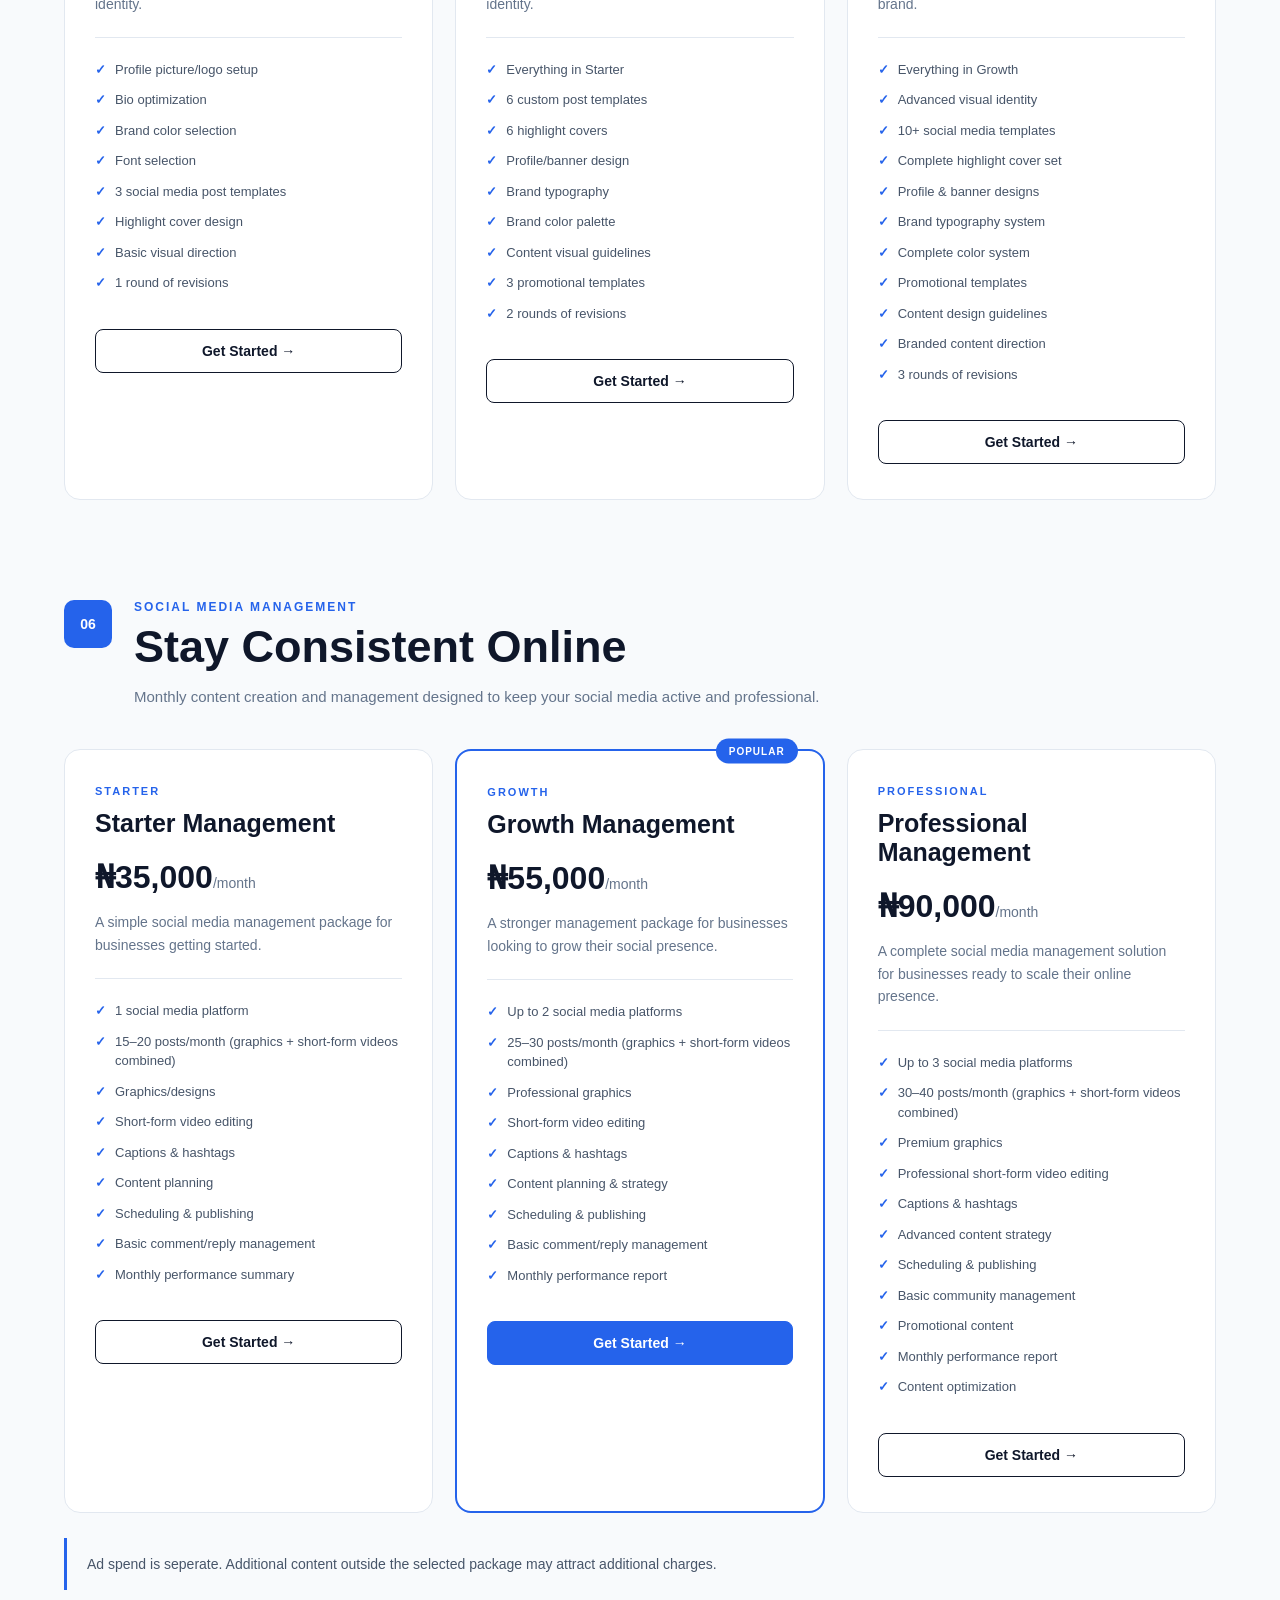
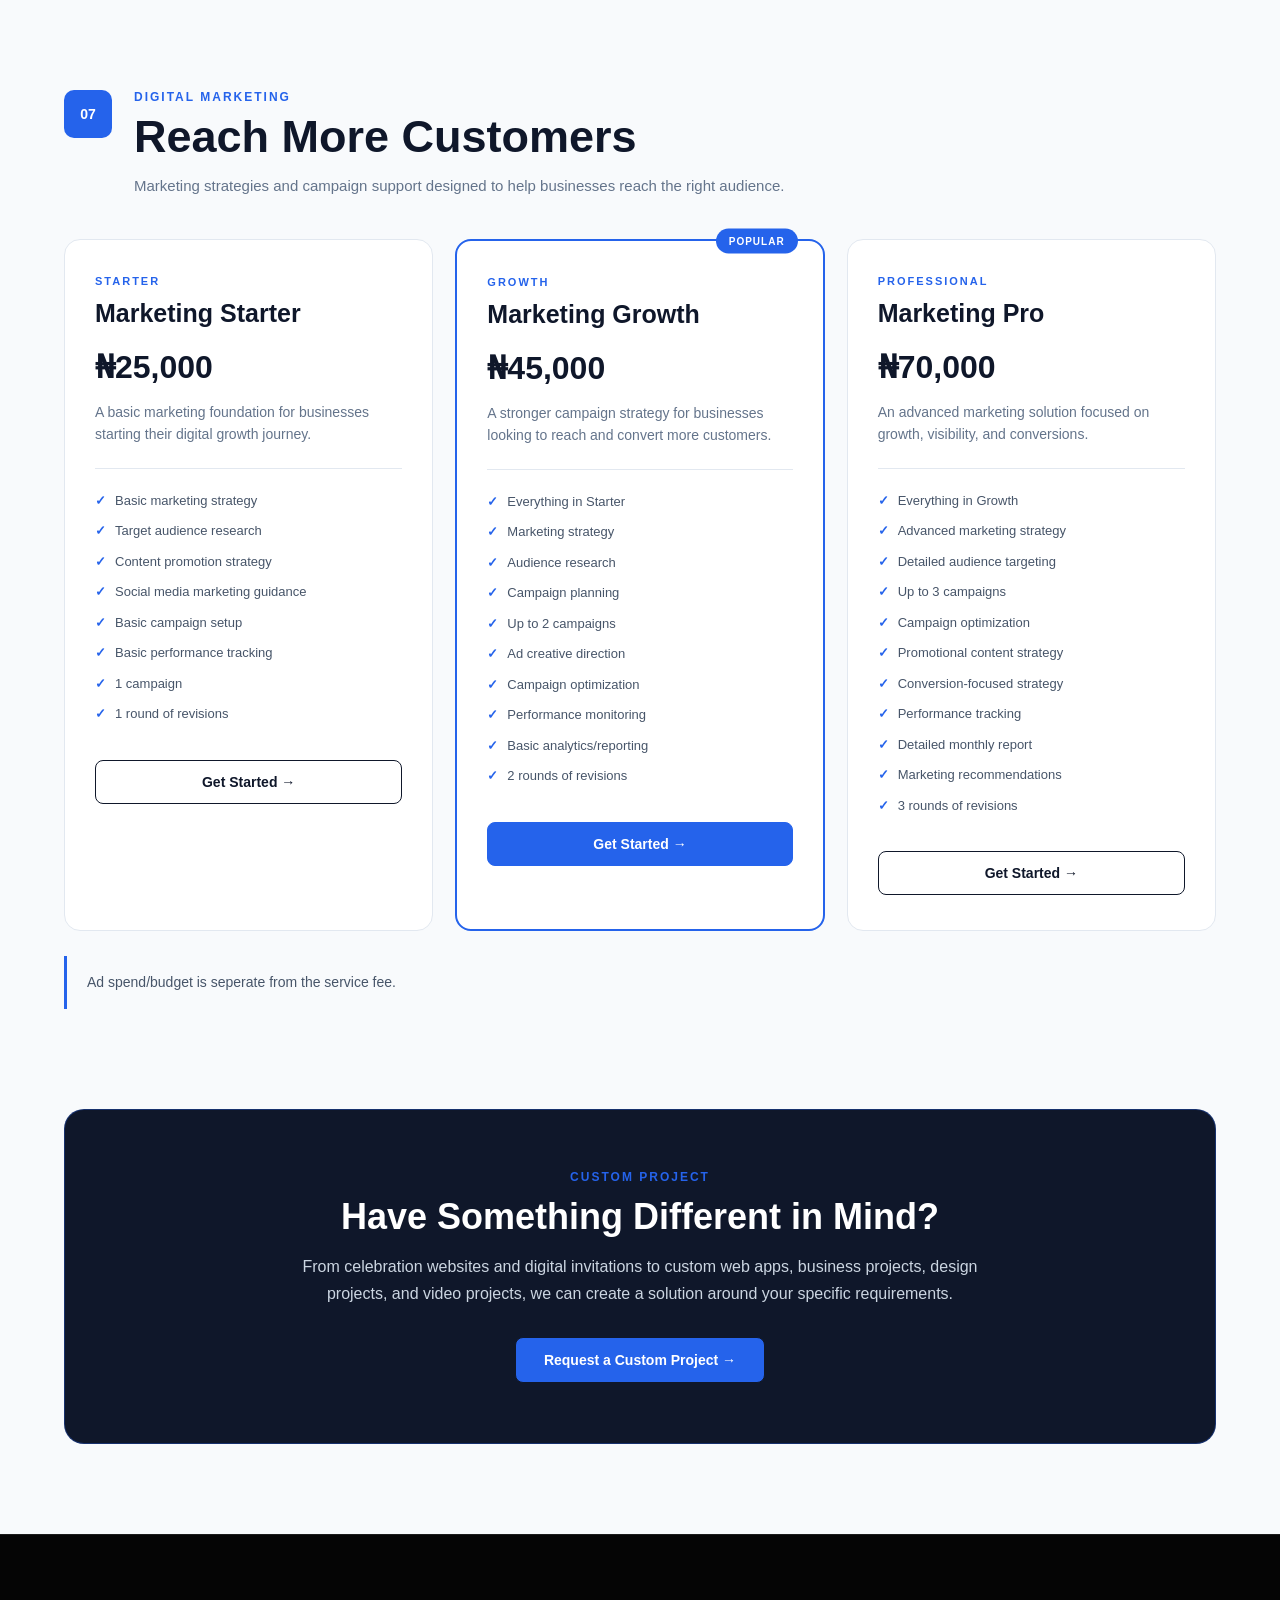
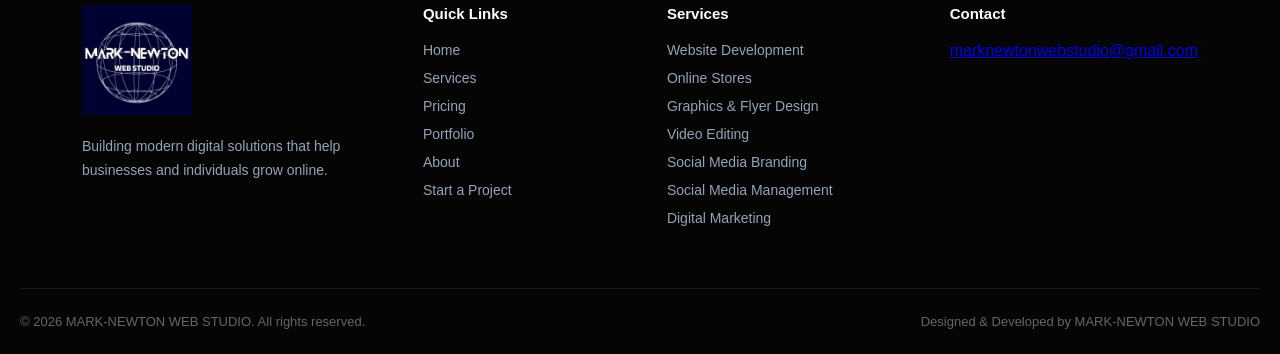
<file: pricing.html>
<!DOCTYPE html>
<html lang="en">
<head>
    <meta charset="UTF-8">
    <meta name="viewport" content="width=device-width, initial-scale=1.0">

    <title>Pricing | MARK-NEWTON WEB STUDIO</title>

    <meta
        name="description"
        content="View MARK-NEWTON WEB STUDIO pricing for website development, e-commerce, graphics, video editing, social media branding, social media management, and digital marketing."
    >

    <meta name="author" content="MARK-NEWTON WEB STUDIO">

    <link rel="icon" href="images/logo.png">
    <link rel="stylesheet" href="style.css">
</head>

<body>

<!-- =========================
     NAVIGATION
========================= -->

<header class="navbar">
    <div class="container nav-content">

        <a href="index.html" class="logo">
            <img
                src="images/logo.png"
                alt="MARK-NEWTON WEB STUDIO"
            >
        </a>

        <nav class="nav-links">

            <a href="index.html">Home</a>
            <a href="services.html">Services</a>
            <a href="pricing.html" class="active">Pricing</a>
            <a href="portfolio.html">Portfolio</a>
            <a href="about.html">About</a>

        </nav>

        <a href="request.html" class="nav-button">
            Start a Project
        </a>

        <button
            class="menu-toggle"
            aria-label="Open menu"
            type="button"
        >
            ☰
        </button>

    </div>

    <div class="mobile-menu">

        <a href="index.html">Home</a>
        <a href="services.html">Services</a>
        <a href="pricing.html">Pricing</a>
        <a href="portfolio.html">Portfolio</a>
        <a href="about.html">About</a>
        <a href="request.html">Start a Project</a>

    </div>
</header>


<!-- =========================
     PAGE HERO
========================= -->

<section class="pricing-hero">

    <div class="container">

        <p class="section-label">
            OUR PRICING
        </p>

        <h1>
            Simple Pricing.
            <span>Professional Results.</span>
        </h1>

        <p>
            Choose the service and package that fits your needs.
            Every project can also be customized based on your
            requirements.
        </p>

    </div>

</section>


<!-- =========================
     PRICING
========================= -->

<section class="pricing-page">

    <div class="container">


        <!-- WEBSITE DEVELOPMENT -->

        <div class="pricing-service">

            <div class="pricing-service-heading">

                <span class="pricing-number">01</span>

                <div>
                    <p class="pricing-label">WEBSITE DEVELOPMENT</p>

                    <h2>
                        Professional Websites
                    </h2>

                    <p>
                        Modern, responsive websites designed to help
                        businesses and individuals establish a strong
                        online presence.
                    </p>
                </div>

            </div>


            <div class="pricing-grid">

                <!-- STARTER -->

                <div class="pricing-card">

                    <span class="pricing-tier">
                        STARTER
                    </span>

                    <h3>Business Starter</h3>

                    <div class="pricing-price">
                        ₦50,000
                    </div>

                    <p class="pricing-description">
                        A professional online presence for small
                        businesses and individuals.
                    </p>

                    <ul>
                        <li>1–3 page responsive website</li>
                        <li>Mobile & desktop responsive design</li>
                        <li>Custom layout/design</li>
                        <li>Business information integration</li>
                        <li>WhatsApp/contact button</li>
                        <li>Basic animations</li>
                        <li>Basic SEO setup</li>
                        <li>Social media links</li>
                        <li>1 round of revisions</li>
                        <li>Website deployment</li>
                    </ul>

                    <p class="pricing-time">
                        3–5 business days
                    </p>

                    <a href="request.html" class="pricing-button">
                        Get Started →
                    </a>

                </div>


                <!-- GROWTH -->

                <div class="pricing-card featured-pricing">

                    <span class="pricing-badge">
                        POPULAR
                    </span>

                    <span class="pricing-tier">
                        GROWTH
                    </span>

                    <h3>Business Growth</h3>

                    <div class="pricing-price">
                        ₦100,000
                    </div>

                    <p class="pricing-description">
                        A stronger multi-page website for businesses
                        ready to grow online.
                    </p>

                    <ul>
                        <li>4–6 page responsive website</li>
                        <li>Custom professional design</li>
                        <li>Mobile, tablet & desktop optimization</li>
                        <li>WhatsApp/contact integration</li>
                        <li>Contact form</li>
                        <li>Social media integration</li>
                        <li>Interactive animations</li>
                        <li>Basic SEO setup</li>
                        <li>Google Maps where needed</li>
                        <li>2 rounds of revisions</li>
                        <li>Website deployment</li>
                    </ul>

                    <p class="pricing-time">
                        5–7 business days
                    </p>

                    <a href="request.html" class="pricing-button">
                        Get Started →
                    </a>

                </div>


                <!-- PROFESSIONAL -->

                <div class="pricing-card">

                    <span class="pricing-tier">
                        PROFESSIONAL
                    </span>

                    <h3>Business Pro</h3>

                    <div class="pricing-price">
                        ₦150,000
                    </div>

                    <p class="pricing-description">
                        A premium website with advanced features
                        and a stronger digital experience.
                    </p>

                    <ul>
                        <li>7–10+ pages</li>
                        <li>Premium custom design</li>
                        <li>Fully responsive</li>
                        <li>Advanced animations/interactions</li>
                        <li>Contact & inquiry forms</li>
                        <li>WhatsApp integration</li>
                        <li>Social media integration</li>
                        <li>Google Maps</li>
                        <li>Advanced SEO setup</li>
                        <li>Performance optimization</li>
                        <li>Analytics integration</li>
                        <li>3 rounds of revisions</li>
                        <li>Website deployment</li>
                    </ul>

                    <p class="pricing-time">
                        7–14 business days
                    </p>

                    <a href="request.html" class="pricing-button">
                        Get Started →
                    </a>

                </div>

            </div>

        </div>


        <!-- E-COMMERCE -->

        <div class="pricing-service">

            <div class="pricing-service-heading">

                <span class="pricing-number">02</span>

                <div>
                    <p class="pricing-label">E-COMMERCE / ONLINE STORE</p>

                    <h2>
                        Sell Online
                    </h2>

                    <p>
                        Professional online stores designed to showcase
                        products, receive orders, and help businesses sell online.
                    </p>
                </div>

            </div>


            <div class="pricing-grid">

                <div class="pricing-card">

                    <span class="pricing-tier">STARTER</span>

                    <h3>Basic Store</h3>

                    <div class="pricing-price">₦60,000</div>

                    <p class="pricing-description">
                        A simple online store for businesses starting
                        their online selling journey.
                    </p>

                    <ul>
                        <li>Up to 10 products</li>
                        <li>Product images & descriptions</li>
                        <li>Product categories</li>
                        <li>Shopping cart</li>
                        <li>WhatsApp/contact integration</li>
                        <li>Mobile responsive design</li>
                        <li>Basic checkout/inquiry system</li>
                        <li>Basic store setup</li>
                        <li>1 round of revisions</li>
                        <li>Deployment</li>
                    </ul>

                    <a href="request.html" class="pricing-button">
                        Get Started →
                    </a>

                </div>


                <div class="pricing-card featured-pricing">

                    <span class="pricing-badge">POPULAR</span>

                    <span class="pricing-tier">GROWTH</span>

                    <h3>Professional Store</h3>

                    <div class="pricing-price">₦120,000</div>

                    <p class="pricing-description">
                        A complete online store for growing businesses.
                    </p>

                    <ul>
                        <li>Up to 30 products</li>
                        <li>Product categories</li>
                        <li>Shopping cart</li>
                        <li>Checkout system</li>
                        <li>Order/inquiry functionality</li>
                        <li>WhatsApp integration</li>
                        <li>Payment integration where applicable</li>
                        <li>Mobile responsive design</li>
                        <li>Search</li>
                        <li>2 rounds of revisions</li>
                        <li>Deployment</li>
                    </ul>

                    <a href="request.html" class="pricing-button">
                        Get Started →
                    </a>

                </div>


                <div class="pricing-card">

                    <span class="pricing-tier">PROFESSIONAL</span>

                    <h3>Advanced Store</h3>

                    <div class="pricing-price">₦150,000</div>

                    <p class="pricing-description">
                        An advanced e-commerce experience for established
                        businesses.
                    </p>

                    <ul>
                        <li>Up to 50 products</li>
                        <li>Advanced categories</li>
                        <li>Shopping cart</li>
                        <li>Full checkout</li>
                        <li>Payment integration where applicable</li>
                        <li>Order management setup</li>
                        <li>WhatsApp integration</li>
                        <li>Search & filtering</li>
                        <li>Promotional sections</li>
                        <li>Advanced UI/UX</li>
                        <li>3 rounds of revisions</li>
                        <li>Deployment</li>
                    </ul>

                    <a href="request.html" class="pricing-button">
                        Get Started →
                    </a>

                </div>

            </div>

        </div>


        <!-- GRAPHICS -->

        <div class="pricing-service">

            <div class="pricing-service-heading">

                <span class="pricing-number">03</span>

                <div>
                    <p class="pricing-label">GRAPHICS & FLYER DESIGN</p>

                    <h2>
                        Make Your Brand Stand Out
                    </h2>

                    <p>
                        Professional graphics and promotional designs
                        for businesses, brands, events, and social media.
                    </p>
                </div>

            </div>


            <div class="pricing-grid">

                <div class="pricing-card">

                    <span class="pricing-tier">STARTER</span>

                    <h3>Single Design</h3>

                    <div class="pricing-price">₦4,000</div>

                    <p class="pricing-description">
                        One professional graphic or flyer.
                    </p>

                    <ul>
                        <li>1 graphic/flyer</li>
                        <li>Professional design</li>
                        <li>Client-provided content</li>
                        <li>1 round of revisions</li>
                        <li>High-quality JPG/PNG</li>
                        <li>Social-media-ready format</li>
                    </ul>

                    <a href="request.html" class="pricing-button">
                        Get Started →
                    </a>

                </div>


                <div class="pricing-card">

                    <span class="pricing-tier">GROWTH</span>

                    <h3>Design Pack</h3>

                    <div class="pricing-price">₦10,000</div>

                    <p class="pricing-description">
                        A small collection of branded graphics.
                    </p>

                    <ul>
                        <li>Up to 3 graphics/flyers</li>
                        <li>Professional custom designs</li>
                        <li>Brand colors & logo</li>
                        <li>Different content layouts</li>
                        <li>2 rounds of revisions</li>
                        <li>High-resolution files</li>
                        <li>Social-media-ready formats</li>
                    </ul>

                    <a href="request.html" class="pricing-button">
                        Get Started →
                    </a>

                </div>


                <div class="pricing-card">

                    <span class="pricing-tier">PROFESSIONAL</span>

                    <h3>Premium Design Pack</h3>

                    <div class="pricing-price">₦16,000</div>

                    <p class="pricing-description">
                        A complete set of promotional designs.
                    </p>

                    <ul>
                        <li>Up to 5 graphics/flyers</li>
                        <li>Premium custom designs</li>
                        <li>Consistent visual style</li>
                        <li>Brand colors/fonts/logo</li>
                        <li>Promotional/marketing designs</li>
                        <li>3 rounds of revisions</li>
                        <li>High-resolution files</li>
                        <li>Multiple social-media formats</li>
                    </ul>

                    <a href="request.html" class="pricing-button">
                        Get Started →
                    </a>

                </div>

            </div>

        </div>


        <!-- VIDEO -->

        <div class="pricing-service">

            <div class="pricing-service-heading">

                <span class="pricing-number">04</span>

                <div>
                    <p class="pricing-label">VIDEO EDITING</p>

                    <h2>
                        Turn Footage Into Content
                    </h2>

                    <p>
                        Engaging video edits for creators, brands,
                        businesses, events, and personal projects.
                    </p>
                </div>

            </div>


            <div class="pricing-grid">

                <div class="pricing-card">

                    <span class="pricing-tier">STARTER</span>

                    <h3>Short Edit</h3>

                    <div class="pricing-price">₦5,000</div>

                    <p class="pricing-description">
                        A clean short-form video ready for social media.
                    </p>

                    <ul>
                        <li>1 short-form video</li>
                        <li>Up to 60 seconds</li>
                        <li>Basic cuts/transitions</li>
                        <li>Text/captions</li>
                        <li>Background music</li>
                        <li>Basic color adjustment</li>
                        <li>1 round of revisions</li>
                        <li>HD export</li>
                    </ul>

                    <a href="request.html" class="pricing-button">
                        Get Started →
                    </a>

                </div>


                <div class="pricing-card">

                    <span class="pricing-tier">GROWTH</span>

                    <h3>Pro Edit</h3>

                    <div class="pricing-price">₦10,000</div>

                    <p class="pricing-description">
                        A professionally edited short-form video.
                    </p>

                    <ul>
                        <li>1 professionally edited video</li>
                        <li>Up to 2 minutes</li>
                        <li>Advanced cuts/transitions</li>
                        <li>Captions/subtitles</li>
                        <li>Music/sound effects</li>
                        <li>Color correction</li>
                        <li>Basic motion graphics</li>
                        <li>2 rounds of revisions</li>
                        <li>HD export</li>
                    </ul>

                    <a href="request.html" class="pricing-button">
                        Get Started →
                    </a>

                </div>


                <div class="pricing-card">

                    <span class="pricing-tier">PROFESSIONAL</span>

                    <h3>Premium Edit</h3>

                    <div class="pricing-price">₦20,000</div>

                    <p class="pricing-description">
                        A premium video edit with advanced production elements.
                    </p>

                    <ul>
                        <li>1 premium video edit</li>
                        <li>Up to 5 minutes</li>
                        <li>Advanced editing</li>
                        <li>Professional transitions</li>
                        <li>Captions/subtitles</li>
                        <li>Motion graphics</li>
                        <li>Sound effects/audio enhancement</li>
                        <li>Color grading</li>
                        <li>Promotional elements</li>
                        <li>3 rounds of revisions</li>
                        <li>High-quality export</li>
                    </ul>

                    <a href="request.html" class="pricing-button">
                        Get Started →
                    </a>

                </div>

            </div>

        </div>


        <!-- SOCIAL MEDIA BRANDING -->

        <div class="pricing-service">

            <div class="pricing-service-heading">

                <span class="pricing-number">05</span>

                <div>
                    <p class="pricing-label">SOCIAL MEDIA BRANDING</p>

                    <h2>
                        Build a Recognizable Brand
                    </h2>

                    <p>
                        Create a consistent and professional visual identity
                        across your social media platforms.
                    </p>
                </div>

            </div>


            <div class="pricing-grid">

                <div class="pricing-card">

                    <span class="pricing-tier">STARTER</span>

                    <h3>Brand Starter</h3>

                    <div class="pricing-price">₦25,000</div>

                    <p class="pricing-description">
                        The foundation for a consistent social media identity.
                    </p>

                    <ul>
                        <li>Profile picture/logo setup</li>
                        <li>Bio optimization</li>
                        <li>Brand color selection</li>
                        <li>Font selection</li>
                        <li>3 social media post templates</li>
                        <li>Highlight cover design</li>
                        <li>Basic visual direction</li>
                        <li>1 round of revisions</li>
                    </ul>

                    <a href="request.html" class="pricing-button">
                        Get Started →
                    </a>

                </div>


                <div class="pricing-card">

                    <span class="pricing-tier">GROWTH</span>

                    <h3>Brand Growth</h3>

                    <div class="pricing-price">₦45,000</div>

                    <p class="pricing-description">
                        A stronger and more complete social media identity.
                    </p>

                    <ul>
                        <li>Everything in Starter</li>
                        <li>6 custom post templates</li>
                        <li>6 highlight covers</li>
                        <li>Profile/banner design</li>
                        <li>Brand typography</li>
                        <li>Brand color palette</li>
                        <li>Content visual guidelines</li>
                        <li>3 promotional templates</li>
                        <li>2 rounds of revisions</li>
                    </ul>

                    <a href="request.html" class="pricing-button">
                        Get Started →
                    </a>

                </div>


                <div class="pricing-card">

                    <span class="pricing-tier">PROFESSIONAL</span>

                    <h3>Complete Brand</h3>

                    <div class="pricing-price">₦70,000</div>

                    <p class="pricing-description">
                        A complete visual system for a professional brand.
                    </p>

                    <ul>
                        <li>Everything in Growth</li>
                        <li>Advanced visual identity</li>
                        <li>10+ social media templates</li>
                        <li>Complete highlight cover set</li>
                        <li>Profile & banner designs</li>
                        <li>Brand typography system</li>
                        <li>Complete color system</li>
                        <li>Promotional templates</li>
                        <li>Content design guidelines</li>
                        <li>Branded content direction</li>
                        <li>3 rounds of revisions</li>
                    </ul>

                    <a href="request.html" class="pricing-button">
                        Get Started →
                    </a>

                </div>

            </div>

        </div>


       <!-- SOCIAL MEDIA MANAGEMENT -->

<div class="pricing-service" id="social-media-management">

    <div class="pricing-service-heading">

        <span class="pricing-number">06</span>

        <div>
            <p class="pricing-label">SOCIAL MEDIA MANAGEMENT</p>

            <h2>
                Stay Consistent Online
            </h2>

            <p>
                Monthly content creation and management designed
                to keep your social media active and professional.
            </p>
        </div>

    </div>


    <div class="pricing-grid">

        <!-- STARTER -->

        <div class="pricing-card">

            <span class="pricing-tier">STARTER</span>

            <h3>Starter Management</h3>

            <div class="pricing-price">
                ₦35,000<span>/month</span>
            </div>

            <p class="pricing-description">
                A simple social media management package for
                businesses getting started.
            </p>

            <ul>
                <li>1 social media platform</li>
                <li>15–20 posts/month (graphics + short-form videos combined)</li>
                <li>Graphics/designs</li>
                <li>Short-form video editing</li>
                <li>Captions & hashtags</li>
                <li>Content planning</li>
                <li>Scheduling & publishing</li>
                <li>Basic comment/reply management</li>
                <li>Monthly performance summary</li>
            </ul>

            <a href="request.html" class="pricing-button">
                Get Started →
            </a>

        </div>


        <!-- GROWTH -->

        <div class="pricing-card featured-pricing">

            <span class="pricing-badge">
                POPULAR
            </span>

            <span class="pricing-tier">
                GROWTH
            </span>

            <h3>Growth Management</h3>

            <div class="pricing-price">
                ₦55,000<span>/month</span>
            </div>

            <p class="pricing-description">
                A stronger management package for businesses
                looking to grow their social presence.
            </p>

            <ul>
                <li>Up to 2 social media platforms</li>
                <li>25–30 posts/month (graphics + short-form videos combined)</li>
                <li>Professional graphics</li>
                <li>Short-form video editing</li>
                <li>Captions & hashtags</li>
                <li>Content planning & strategy</li>
                <li>Scheduling & publishing</li>
                <li>Basic comment/reply management</li>
                <li>Monthly performance report</li>
            </ul>

            <a href="request.html" class="pricing-button">
                Get Started →
            </a>

        </div>


        <!-- PROFESSIONAL -->

        <div class="pricing-card">

            <span class="pricing-tier">
                PROFESSIONAL
            </span>

            <h3>Professional Management</h3>

            <div class="pricing-price">
                ₦90,000<span>/month</span>
            </div>

            <p class="pricing-description">
                A complete social media management solution
                for businesses ready to scale their online presence.
            </p>

            <ul>
                <li>Up to 3 social media platforms</li>
                <li>30–40 posts/month (graphics + short-form videos combined)</li>
                <li>Premium graphics</li>
                <li>Professional short-form video editing</li>
                <li>Captions & hashtags</li>
                <li>Advanced content strategy</li>
                <li>Scheduling & publishing</li>
                <li>Basic community management</li>
                <li>Promotional content</li>
                <li>Monthly performance report</li>
                <li>Content optimization</li>
            </ul>

            <a href="request.html" class="pricing-button">
                Get Started →
            </a>

        </div>

    </div>

    <p class="pricing-note">
        Ad spend is seperate. Additional content outside the selected
        package may attract additional charges.
    </p>

</div>


<!-- DIGITAL MARKETING -->

<div class="pricing-service">

    <div class="pricing-service-heading">

        <span class="pricing-number">07</span>

        <div>
            <p class="pricing-label">DIGITAL MARKETING</p>

            <h2>
                Reach More Customers
            </h2>

            <p>
                Marketing strategies and campaign support designed
                to help businesses reach the right audience.
            </p>
        </div>

    </div>


    <div class="pricing-grid">

        <!-- STARTER -->

        <div class="pricing-card">

            <span class="pricing-tier">
                STARTER
            </span>

            <h3>Marketing Starter</h3>

            <div class="pricing-price">
                ₦25,000
            </div>

            <p class="pricing-description">
                A basic marketing foundation for businesses
                starting their digital growth journey.
            </p>

            <ul>
                <li>Basic marketing strategy</li>
                <li>Target audience research</li>
                <li>Content promotion strategy</li>
                <li>Social media marketing guidance</li>
                <li>Basic campaign setup</li>
                <li>Basic performance tracking</li>
                <li>1 campaign</li>
                <li>1 round of revisions</li>
            </ul>

            <a href="request.html" class="pricing-button">
                Get Started →
            </a>

        </div>


        <!-- GROWTH -->

        <div class="pricing-card featured-pricing">

            <span class="pricing-badge">
                POPULAR
            </span>

            <span class="pricing-tier">
                GROWTH
            </span>

            <h3>Marketing Growth</h3>

            <div class="pricing-price">
                ₦45,000
            </div>

            <p class="pricing-description">
                A stronger campaign strategy for businesses
                looking to reach and convert more customers.
            </p>

            <ul>
                <li>Everything in Starter</li>
                <li>Marketing strategy</li>
                <li>Audience research</li>
                <li>Campaign planning</li>
                <li>Up to 2 campaigns</li>
                <li>Ad creative direction</li>
                <li>Campaign optimization</li>
                <li>Performance monitoring</li>
                <li>Basic analytics/reporting</li>
                <li>2 rounds of revisions</li>
            </ul>

            <a href="request.html" class="pricing-button">
                Get Started →
            </a>

        </div>


        <!-- PROFESSIONAL -->

        <div class="pricing-card">

            <span class="pricing-tier">
                PROFESSIONAL
            </span>

            <h3>Marketing Pro</h3>

            <div class="pricing-price">
                ₦70,000
            </div>

            <p class="pricing-description">
                An advanced marketing solution focused on
                growth, visibility, and conversions.
            </p>

            <ul>
                <li>Everything in Growth</li>
                <li>Advanced marketing strategy</li>
                <li>Detailed audience targeting</li>
                <li>Up to 3 campaigns</li>
                <li>Campaign optimization</li>
                <li>Promotional content strategy</li>
                <li>Conversion-focused strategy</li>
                <li>Performance tracking</li>
                <li>Detailed monthly report</li>
                <li>Marketing recommendations</li>
                <li>3 rounds of revisions</li>
            </ul>

            <a href="request.html" class="pricing-button">
                Get Started →
            </a>

        </div>

    </div>

    <p class="pricing-note">
        Ad spend/budget is seperate from the service fee.
    </p>

</div>


<!-- CUSTOM PROJECT -->

<div class="pricing-custom">

    <p class="pricing-label">
        CUSTOM PROJECT
    </p>

    <h2>
        Have Something Different in Mind?
    </h2>

    <p>
        From celebration websites and digital invitations to custom
        web apps, business projects, design projects, and video projects,
        we can create a solution around your specific requirements.
    </p>

    <a href="request.html" class="pricing-button">
        Request a Custom Project →
    </a>

</div>


</div>

</section>


<!-- =========================
     FOOTER
========================= -->

<footer class="footer">

    <div class="container footer-main">

        <div class="footer-brand">

            <img
                src="images/logo.png"
                alt="MARK-NEWTON WEB STUDIO"
            >

            <p>
                Building modern digital solutions that help
                businesses and individuals grow online.
            </p>

        </div>


        <div class="footer-links">

            <h4>Quick Links</h4>

            <a href="index.html">Home</a>
            <a href="services.html">Services</a>
            <a href="pricing.html">Pricing</a>
            <a href="portfolio.html">Portfolio</a>
            <a href="about.html">About</a>
            <a href="request.html">Start a Project</a>

        </div>

        <div class="footer-links">

            <h4>Services</h4>

            <a href="services.html">Website Development</a>
            <a href="services.html">Online Stores</a>
            <a href="services.html">Graphics & Flyer Design</a>
            <a href="services.html">Video Editing</a>
            <a href="services.html">Social Media Branding</a>
            <a href="pricing.html#social-media-management">Social Media Management</a>
            <a href="services.html">Digital Marketing</a>

        </div>


        <div class="footer-contact">

            <h4>Contact</h4>

            <a href="mailto:marknewtonwebstudio@gmail.com">
                marknewtonwebstudio@gmail.com
            </a>

        </div>

    </div>


    <div class="footer-bottom">

        <p>
            © 2026 MARK-NEWTON WEB STUDIO. All rights reserved.
        </p>

        <p>
            Designed & Developed by MARK-NEWTON WEB STUDIO
        </p>

    </div>

</footer>


<script src="script.js"></script>

</body>
</html>
</file>
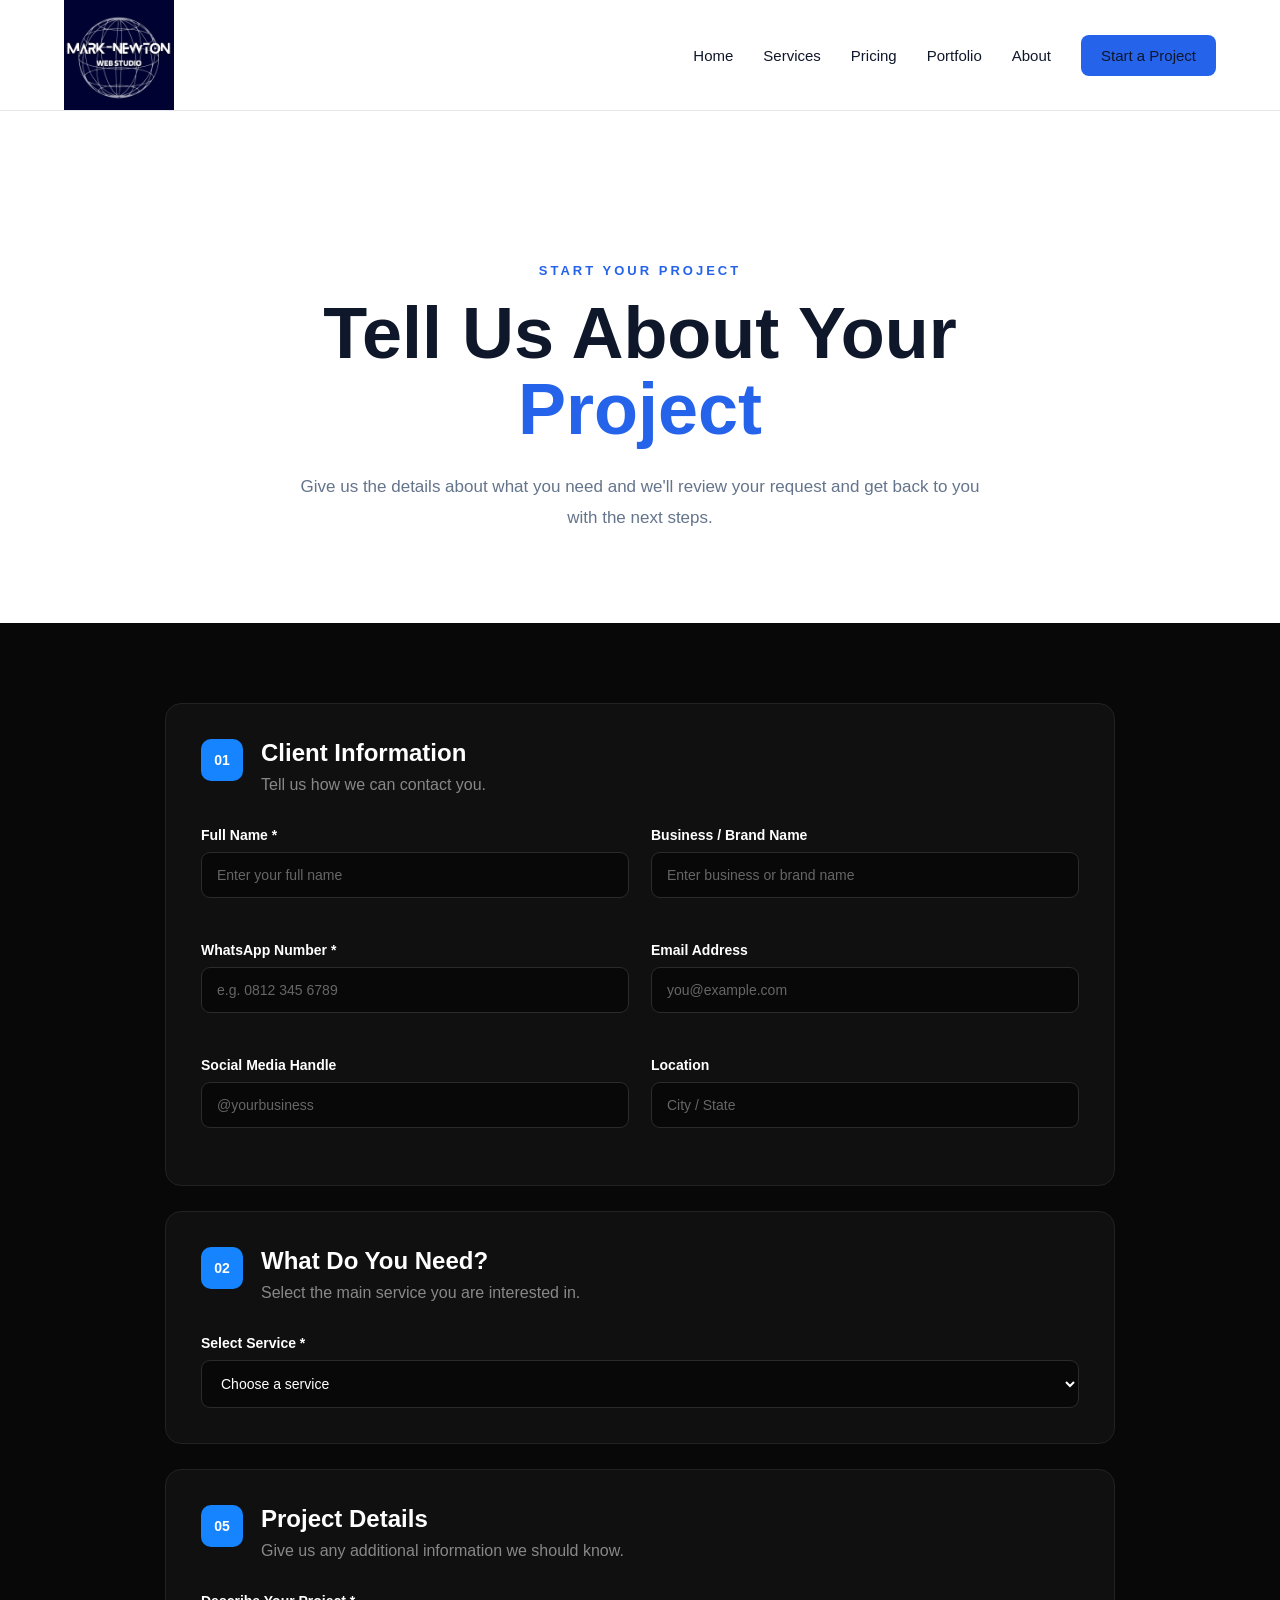
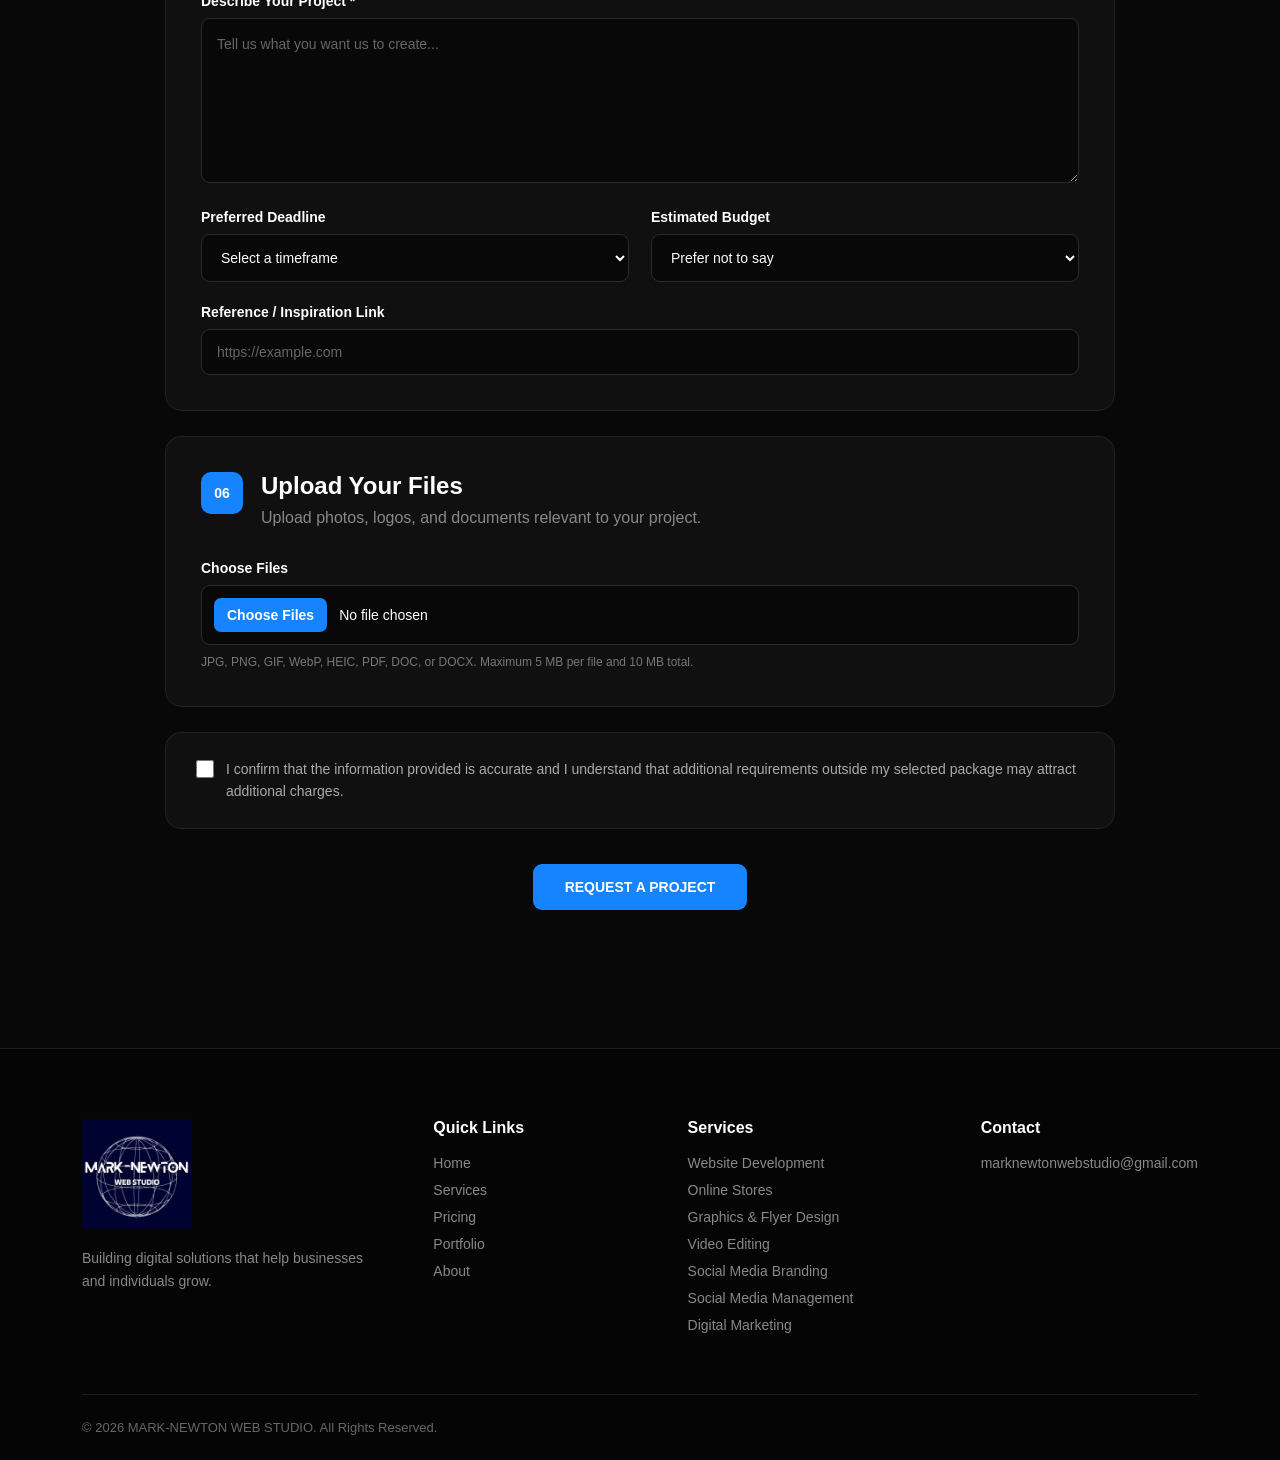
<file: request.html>
<!DOCTYPE html>
<html lang="en">
<head>
    <meta charset="UTF-8">
    <meta name="viewport" content="width=device-width, initial-scale=1.0">

    <title>Request a Project | MARK-NEWTON WEB STUDIO</title>

    <meta
        name="description"
        content="Submit your project requirements to MARK-NEWTON WEB STUDIO for websites, online stores, graphics, video editing, branding, social media management, digital marketing and custom projects."
    >

    <link rel="stylesheet" href="style.css">
</head>

<body>

    <!-- NAVIGATION -->
<header class="navbar">
    <div class="container nav-content">

        <a href="index.html" class="logo">
            <img src="images/logo.png" alt="MARK-NEWTON WEB STUDIO">
        </a>

        <nav class="nav-links">
            <a href="index.html">Home</a>
            <a href="services.html">Services</a>
            <a href="pricing.html">Pricing</a>
            <a href="portfolio.html">Portfolio</a>
            <a href="about.html">About</a>
            <a href="request.html" class="nav-button">Start a Project</a>
        </nav>

        <button class="menu-toggle" aria-label="Open menu" type="button">
            ☰
        </button>

    </div>

    <div class="mobile-menu">
        <a href="index.html">Home</a>
        <a href="services.html">Services</a>
        <a href="pricing.html">Pricing</a>
        <a href="portfolio.html">Portfolio</a>
        <a href="about.html">About</a>
        <a href="request.html">Start a Project</a>
    </div>
</header>

    <!-- PAGE HERO -->
    <section class="page-hero">
        <div class="container">

            <span class="section-label">START YOUR PROJECT</span>

            <h1>
                Tell Us About Your
                <span>Project</span>
            </h1>

            <p>
                Give us the details about what you need and we'll review
                your request and get back to you with the next steps.
            </p>

        </div>
    </section>


    <!-- REQUEST FORM -->
    <main class="request-section">

        <div class="container">

            <form id="projectRequestForm" method="post">

                <div class="form-honeypot" aria-hidden="true">
                    <label for="website">Leave this field empty</label>
                    <input type="text" id="website" name="website" tabindex="-1" autocomplete="off">
                </div>

                <!-- CLIENT INFORMATION -->
                <div class="form-card">

                    <div class="form-heading">
                        <span>01</span>

                        <div>
                            <h2>Client Information</h2>
                            <p>Tell us how we can contact you.</p>
                        </div>
                    </div>

                    <div class="form-grid">

                        <div class="form-group">
                            <label for="fullName">
                                Full Name *
                            </label>

                            <input
                                type="text"
                                id="fullName"
                                name="fullName"
                                placeholder="Enter your full name"
                                required
                            >
                        </div>


                        <div class="form-group">
                            <label for="businessName">
                                Business / Brand Name
                            </label>

                            <input
                                type="text"
                                id="businessName"
                                name="businessName"
                                placeholder="Enter business or brand name"
                            >
                        </div>


                        <div class="form-group">
                            <label for="whatsapp">
                                WhatsApp Number *
                            </label>

                            <input
                                type="tel"
                                id="whatsapp"
                                name="whatsapp"
                                placeholder="e.g. 0812 345 6789"
                                required
                            >
                        </div>


                        <div class="form-group">
                            <label for="email">
                                Email Address
                            </label>

                            <input
                                type="email"
                                id="email"
                                name="email"
                                placeholder="you@example.com"
                            >
                        </div>


                        <div class="form-group">
                            <label for="socialHandle">
                                Social Media Handle
                            </label>

                            <input
                                type="text"
                                id="socialHandle"
                                name="socialHandle"
                                placeholder="@yourbusiness"
                            >
                        </div>


                        <div class="form-group">
                            <label for="location">
                                Location
                            </label>

                            <input
                                type="text"
                                id="location"
                                name="location"
                                placeholder="City / State"
                            >
                        </div>

                    </div>

                </div>


                <!-- SERVICE -->
                <div class="form-card">

                    <div class="form-heading">
                        <span>02</span>

                        <div>
                            <h2>What Do You Need?</h2>
                            <p>Select the main service you are interested in.</p>
                        </div>
                    </div>


                    <div class="form-group">

                        <label for="service">
                            Select Service *
                        </label>

                        <select id="service" name="service" required>

                            <option value="">
                                Choose a service
                            </option>

                            <option value="website">
                                Website Development
                            </option>

                            <option value="ecommerce">
                                E-commerce / Online Store
                            </option>

                            <option value="graphics">
                                Graphics & Flyer Design
                            </option>

                            <option value="video">
                                Video Editing
                            </option>

                            <option value="branding">
                                Social Media Branding
                            </option>

                            <option value="management">
                                Social Media Management
                            </option>

                            <option value="marketing">
                                Digital Marketing
                            </option>

                            <option value="custom">
                                Other / Custom Project
                            </option>

                        </select>

                    </div>

                </div>


                <!-- PACKAGE -->
                <div
                    class="form-card hidden"
                    id="packageSection"
                >

                    <div class="form-heading">

                        <span>03</span>

                        <div>
                            <h2>Choose Your Package</h2>
                            <p>
                                Select the package that best fits your needs.
                            </p>
                        </div>

                    </div>


                    <div
                        id="packageOptions"
                        class="package-options"
                    >
                    </div>

                </div>


                <!-- SERVICE REQUIREMENTS -->
                <div
                    class="form-card hidden"
                    id="requirementsSection"
                >

                    <div class="form-heading">

                        <span>04</span>

                        <div>
                            <h2>Project Requirements</h2>
                            <p>
                                Tell us more about what you want us to create.
                            </p>
                        </div>

                    </div>


                    <div id="dynamicRequirements">

                    </div>

                </div>


                <!-- PROJECT DETAILS -->
                <div class="form-card">

                    <div class="form-heading">

                        <span>05</span>

                        <div>
                            <h2>Project Details</h2>
                            <p>
                                Give us any additional information we should know.
                            </p>
                        </div>

                    </div>


                    <div class="form-group">

                        <label for="projectDescription">
                            Describe Your Project *
                        </label>

                        <textarea
                            id="projectDescription"
                            name="projectDescription"
                            rows="6"
                            placeholder="Tell us what you want us to create..."
                            required
                        ></textarea>

                    </div>


                    <div class="form-grid">

                        <div class="form-group">

                            <label for="deadline">
                                Preferred Deadline
                            </label>

                            <select id="deadline" name="deadline">

                                <option value="">
                                    Select a timeframe
                                </option>

                                <option value="asap">
                                    ASAP
                                </option>

                                <option value="1-week">
                                    Within 1 week
                                </option>

                                <option value="1-2-weeks">
                                    1–2 weeks
                                </option>

                                <option value="2-4-weeks">
                                    2–4 weeks
                                </option>

                                <option value="flexible">
                                    I'm flexible
                                </option>

                            </select>

                        </div>


                        <div class="form-group">

                            <label for="budget">
                                Estimated Budget
                            </label>

                            <select id="budget" name="budget">

                                <option value="">
                                    Prefer not to say
                                </option>

                                <option value="under-25k">
                                    Under ₦25,000
                                </option>

                                <option value="25k-50k">
                                    ₦25,000 – ₦50,000
                                </option>

                                <option value="50k-100k">
                                    ₦50,000 – ₦100,000
                                </option>

                                <option value="100k-150k">
                                    ₦100,000 – ₦150,000
                                </option>

                                <option value="150k-plus">
                                    ₦150,000+
                                </option>

                                <option value="custom">
                                    Not sure / Need a quote
                                </option>

                            </select>

                        </div>

                    </div>


                    <div class="form-group">

                        <label for="reference">
                            Reference / Inspiration Link
                        </label>

                        <input
                            type="url"
                            id="reference"
                            name="reference"
                            placeholder="https://example.com"
                        >

                    </div>

                </div>


                <!-- FILE UPLOADS -->
                <div class="form-card">

                    <div class="form-heading">

                        <span>06</span>

                        <div>
                            <h2>Upload Your Files</h2>
                            <p>
                                Upload photos, logos, and documents relevant
                                to your project.
                            </p>
                        </div>

                    </div>


                    <div class="form-group">

                        <label for="files">Choose Files</label>

                        <input
                            type="file"
                            id="files"
                            multiple
                            accept=".jpg,.jpeg,.png,.gif,.webp,.heic,.heif,.pdf,.doc,.docx"
                        >

                        <small>
                            JPG, PNG, GIF, WebP, HEIC, PDF, DOC, or DOCX. Maximum 5 MB per file and 10 MB total.
                        </small>

                    </div>

                </div>

                <input type="hidden" id="fileUploads" name="fileUploads" value="[]">


                <!-- AGREEMENT -->
                <div class="form-card agreement-card">

                    <label class="checkbox-label">

                        <input
                            type="checkbox"
                            id="agreement"
                            name="agreement"
                            required
                        >

                        <span>
                            I confirm that the information provided is
                            accurate and I understand that additional
                            requirements outside my selected package may
                            attract additional charges.
                        </span>

                    </label>

                </div>


                <!-- SUBMIT -->
                <div class="form-submit">

                    <button
                        type="submit"
                        class="primary-btn"
                    >
                        REQUEST A PROJECT
                    </button>

                    <p id="formMessage" role="status" aria-live="polite"></p>

                </div>

            </form>

        </div>

    </main>


    <!-- FOOTER -->
    <footer class="footer">

        <div class="container">

            <div class="footer-content">

                <div>
                    <img
                        src="images/logo.png"
                        alt="MARK-NEWTON WEB STUDIO"
                        class="footer-logo"
                    >

                    <p>
                        Building digital solutions that help
                        businesses and individuals grow.
                    </p>
                </div>


                <div>
                    <h3>Quick Links</h3>

                    <a href="index.html">Home</a>
                    <a href="services.html">Services</a>
                    <a href="pricing.html">Pricing</a>
                    <a href="portfolio.html">Portfolio</a>
                    <a href="about.html">About</a>
                </div>

                <div>
                    <h3>Services</h3>

                    <a href="services.html">Website Development</a>
                    <a href="services.html">Online Stores</a>
                    <a href="services.html">Graphics & Flyer Design</a>
                    <a href="services.html">Video Editing</a>
                    <a href="services.html">Social Media Branding</a>
                    <a href="services.html#social-media-management">Social Media Management</a>
                    <a href="services.html">Digital Marketing</a>
                </div>

                <div>
                    <h3>Contact</h3>

                    <a href="mailto:marknewtonwebstudio@gmail.com">
                        marknewtonwebstudio@gmail.com
                    </a>
                </div>

            </div>


            <div class="footer-bottom">

                <p>
                    © 2026 MARK-NEWTON WEB STUDIO. All Rights Reserved.
                </p>

            </div>

        </div>

    </footer>


    <script src="script.js"></script>

</body>
</html>
</file>
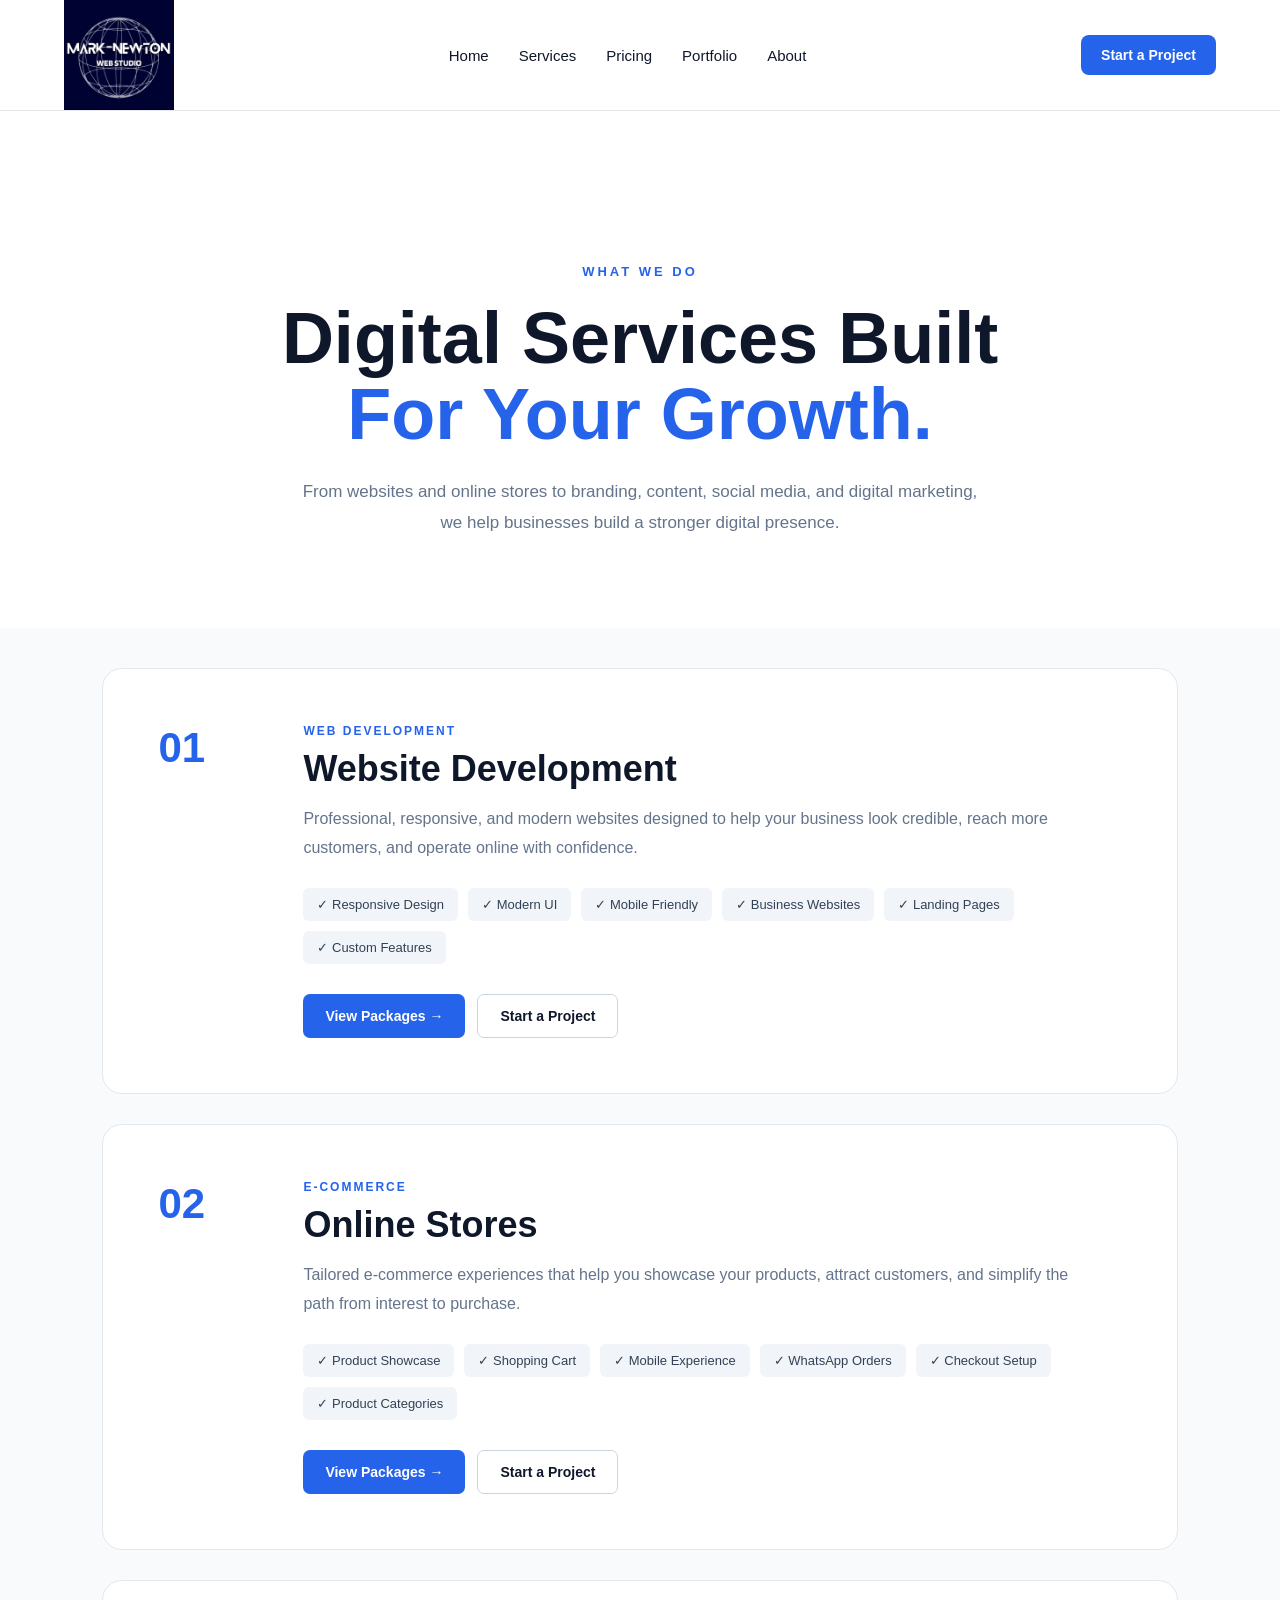
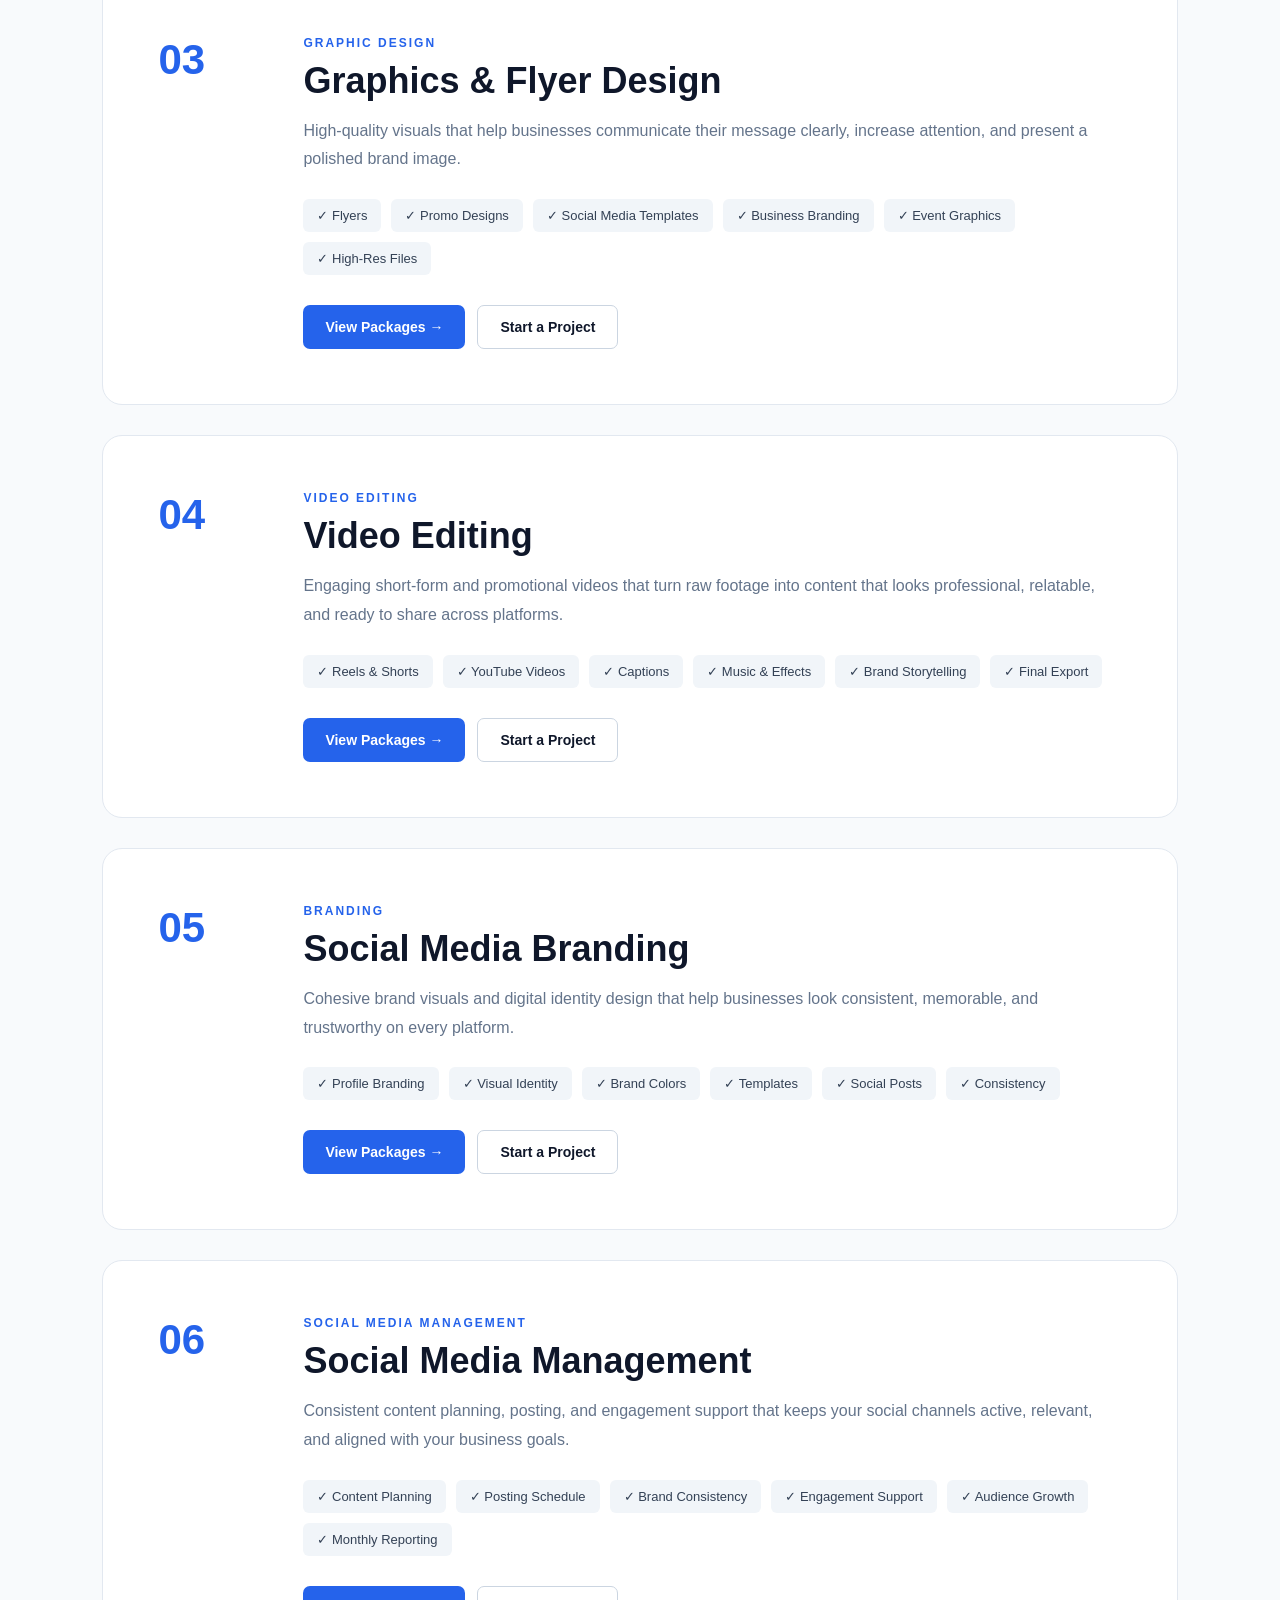
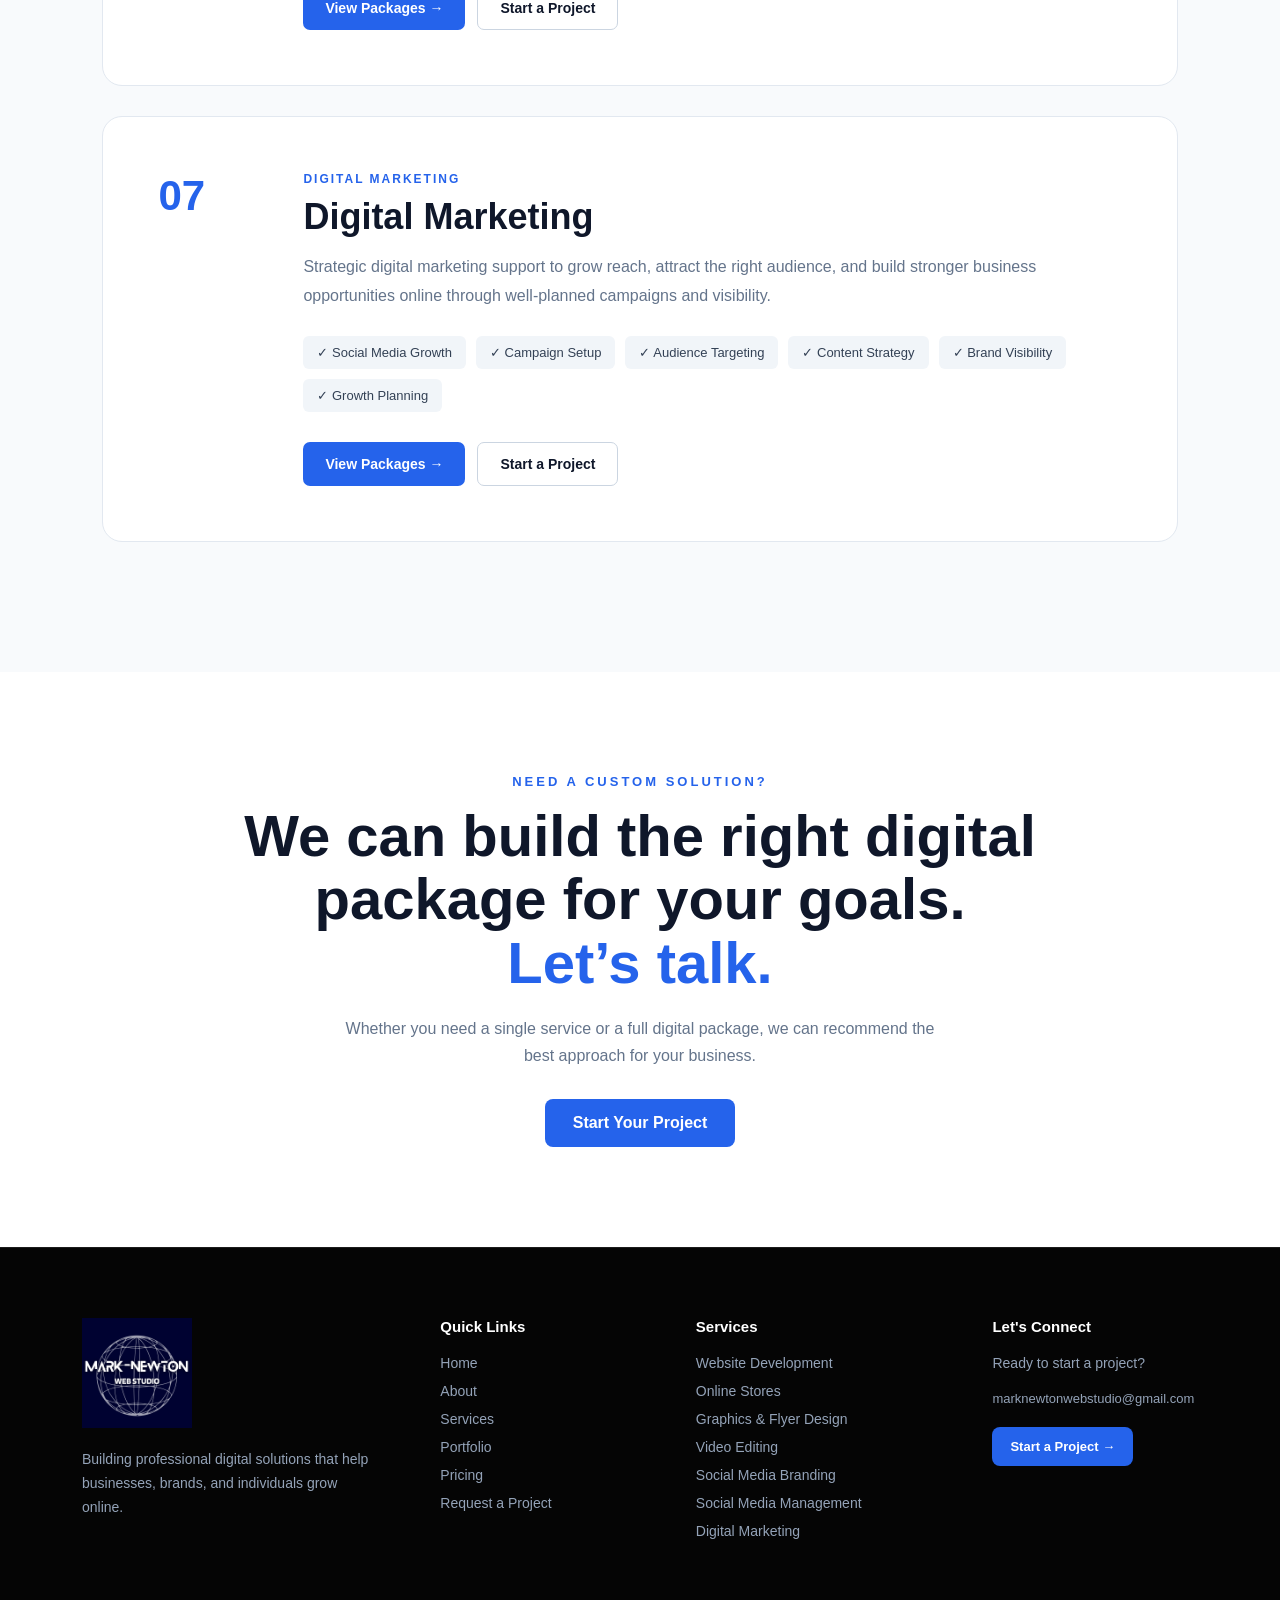
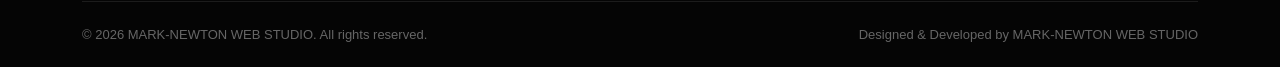
<file: services.html>
<!DOCTYPE html>
<html lang="en">
<head>
    <meta charset="UTF-8">
    <meta name="viewport" content="width=device-width, initial-scale=1.0">

    <title>Services | MARK-NEWTON WEB STUDIO</title>

    <meta
        name="description"
        content="Explore MARK-NEWTON WEB STUDIO services including website development, e-commerce, graphic design, video editing, social media branding, and digital marketing."
    >

    <meta name="author" content="MARK-NEWTON WEB STUDIO">
    <link rel="icon" href="images/logo.png">
    <link rel="stylesheet" href="style.css">
</head>

<body>

    <header class="navbar">
        <div class="container nav-content">

            <a href="index.html" class="logo">
                <img src="images/logo.png" alt="MARK-NEWTON WEB STUDIO">
            </a>

            <nav class="nav-links">
                <a href="index.html">Home</a>
                <a href="services.html" class="active">Services</a>
                <a href="pricing.html">Pricing</a>
                <a href="portfolio.html">Portfolio</a>
                <a href="about.html">About</a>
            </nav>

            <a href="request.html" class="nav-button">Start a Project</a>

            <button class="menu-toggle" aria-label="Open menu" type="button">☰</button>
        </div>

        <div class="mobile-menu">
            <a href="index.html">Home</a>
            <a href="services.html">Services</a>
            <a href="pricing.html">Pricing</a>
            <a href="portfolio.html">Portfolio</a>
            <a href="about.html">About</a>
            <a href="request.html">Start a Project</a>
        </div>
    </header>

    <section class="page-hero">
        <div class="container page-hero-content">
            <p class="section-label">WHAT WE DO</p>
            <h1>
                Digital Services Built
                <span>For Your Growth.</span>
            </h1>
            <p>
                From websites and online stores to branding, content,
                social media, and digital marketing, we help businesses
                build a stronger digital presence.
            </p>
        </div>
    </section>

    <main class="services-page">

        <section class="service-detail" id="social-media-management">
            <div class="service-number">01</div>
            <div class="service-content">
                <p class="service-label">WEB DEVELOPMENT</p>
                <h2>Website Development</h2>
                <p class="service-description">
                    Professional, responsive, and modern websites designed to help your business look credible,
                    reach more customers, and operate online with confidence.
                </p>

                <div class="service-features">
                    <span>✓ Responsive Design</span>
                    <span>✓ Modern UI</span>
                    <span>✓ Mobile Friendly</span>
                    <span>✓ Business Websites</span>
                    <span>✓ Landing Pages</span>
                    <span>✓ Custom Features</span>
                </div>

                <div class="service-actions">
                    <a href="pricing.html" class="service-button">View Packages →</a>
                    <a href="request.html" class="service-button outline">Start a Project</a>
                </div>
            </div>
        </section>

        <section class="service-detail">
            <div class="service-number">02</div>
            <div class="service-content">
                <p class="service-label">E-COMMERCE</p>
                <h2>Online Stores</h2>
                <p class="service-description">
                    Tailored e-commerce experiences that help you showcase your products, attract customers,
                    and simplify the path from interest to purchase.
                </p>

                <div class="service-features">
                    <span>✓ Product Showcase</span>
                    <span>✓ Shopping Cart</span>
                    <span>✓ Mobile Experience</span>
                    <span>✓ WhatsApp Orders</span>
                    <span>✓ Checkout Setup</span>
                    <span>✓ Product Categories</span>
                </div>

                <div class="service-actions">
                    <a href="pricing.html" class="service-button">View Packages →</a>
                    <a href="request.html" class="service-button outline">Start a Project</a>
                </div>
            </div>
        </section>

        <section class="service-detail">
            <div class="service-number">03</div>
            <div class="service-content">
                <p class="service-label">GRAPHIC DESIGN</p>
                <h2>Graphics & Flyer Design</h2>
                <p class="service-description">
                    High-quality visuals that help businesses communicate their message clearly, increase attention,
                    and present a polished brand image.
                </p>

                <div class="service-features">
                    <span>✓ Flyers</span>
                    <span>✓ Promo Designs</span>
                    <span>✓ Social Media Templates</span>
                    <span>✓ Business Branding</span>
                    <span>✓ Event Graphics</span>
                    <span>✓ High-Res Files</span>
                </div>

                <div class="service-actions">
                    <a href="pricing.html" class="service-button">View Packages →</a>
                    <a href="request.html" class="service-button outline">Start a Project</a>
                </div>
            </div>
        </section>

        <section class="service-detail">
            <div class="service-number">04</div>
            <div class="service-content">
                <p class="service-label">VIDEO EDITING</p>
                <h2>Video Editing</h2>
                <p class="service-description">
                    Engaging short-form and promotional videos that turn raw footage into content that looks professional,
                    relatable, and ready to share across platforms.
                </p>

                <div class="service-features">
                    <span>✓ Reels & Shorts</span>
                    <span>✓ YouTube Videos</span>
                    <span>✓ Captions</span>
                    <span>✓ Music & Effects</span>
                    <span>✓ Brand Storytelling</span>
                    <span>✓ Final Export</span>
                </div>

                <div class="service-actions">
                    <a href="pricing.html" class="service-button">View Packages →</a>
                    <a href="request.html" class="service-button outline">Start a Project</a>
                </div>
            </div>
        </section>

        <section class="service-detail">
            <div class="service-number">05</div>
            <div class="service-content">
                <p class="service-label">BRANDING</p>
                <h2>Social Media Branding</h2>
                <p class="service-description">
                    Cohesive brand visuals and digital identity design that help businesses look consistent, memorable,
                    and trustworthy on every platform.
                </p>

                <div class="service-features">
                    <span>✓ Profile Branding</span>
                    <span>✓ Visual Identity</span>
                    <span>✓ Brand Colors</span>
                    <span>✓ Templates</span>
                    <span>✓ Social Posts</span>
                    <span>✓ Consistency</span>
                </div>

                <div class="service-actions">
                    <a href="pricing.html" class="service-button">View Packages →</a>
                    <a href="request.html" class="service-button outline">Start a Project</a>
                </div>
            </div>
        </section>

        <section class="service-detail">
            <div class="service-number">06</div>
            <div class="service-content">
                <p class="service-label">SOCIAL MEDIA MANAGEMENT</p>
                <h2>Social Media Management</h2>
                <p class="service-description">
                    Consistent content planning, posting, and engagement support that keeps your social channels active,
                    relevant, and aligned with your business goals.
                </p>

                <div class="service-features">
                    <span>✓ Content Planning</span>
                    <span>✓ Posting Schedule</span>
                    <span>✓ Brand Consistency</span>
                    <span>✓ Engagement Support</span>
                    <span>✓ Audience Growth</span>
                    <span>✓ Monthly Reporting</span>
                </div>

                <div class="service-actions">
                    <a href="pricing.html" class="service-button">View Packages →</a>
                    <a href="request.html" class="service-button outline">Start a Project</a>
                </div>
            </div>
        </section>

        <section class="service-detail">
            <div class="service-number">07</div>
            <div class="service-content">
                <p class="service-label">DIGITAL MARKETING</p>
                <h2>Digital Marketing</h2>
                <p class="service-description">
                    Strategic digital marketing support to grow reach, attract the right audience, and build stronger
                    business opportunities online through well-planned campaigns and visibility.
                </p>

                <div class="service-features">
                    <span>✓ Social Media Growth</span>
                    <span>✓ Campaign Setup</span>
                    <span>✓ Audience Targeting</span>
                    <span>✓ Content Strategy</span>
                    <span>✓ Brand Visibility</span>
                    <span>✓ Growth Planning</span>
                </div>

                <div class="service-actions">
                    <a href="pricing.html" class="service-button">View Packages →</a>
                    <a href="request.html" class="service-button outline">Start a Project</a>
                </div>
            </div>
        </section>

    </main>

    <section class="services-cta">
        <div class="container">
            <p class="section-label">NEED A CUSTOM SOLUTION?</p>
            <h2>
                We can build the right digital package for your goals.
                <span>Let’s talk.</span>
            </h2>
            <p>
                Whether you need a single service or a full digital package, we can recommend the best approach for your business.
            </p>
            <a href="request.html" class="cta-button">Start Your Project</a>
        </div>
    </section>

    <footer class="footer">
        <div class="container">
            <div class="footer-main">
                <div class="footer-brand">
                    <img src="images/logo.png" alt="MARK-NEWTON WEB STUDIO">
                    <p>
                        Building professional digital solutions that help businesses, brands, and individuals grow online.
                    </p>
                </div>

                <div class="footer-links">
                    <h4>Quick Links</h4>
                    <a href="index.html">Home</a>
                    <a href="about.html">About</a>
                    <a href="services.html">Services</a>
                    <a href="portfolio.html">Portfolio</a>
                    <a href="pricing.html">Pricing</a>
                    <a href="request.html">Request a Project</a>
                </div>

                <div class="footer-links">
                    <h4>Services</h4>
                    <a href="services.html">Website Development</a>
                    <a href="services.html">Online Stores</a>
                    <a href="services.html">Graphics & Flyer Design</a>
                    <a href="services.html">Video Editing</a>
                    <a href="services.html">Social Media Branding</a>
                    <a href="services.html#social-media-management">Social Media Management</a>
                    <a href="services.html">Digital Marketing</a>
                </div>

                <div class="footer-contact">
                    <h4>Let's Connect</h4>
                    <p>Ready to start a project?</p>
                    <a href="mailto:marknewtonwebstudio@gmail.com" class="footer-email">marknewtonwebstudio@gmail.com</a>
                    <a href="request.html" class="footer-button">Start a Project →</a>
                </div>
            </div>

            <div class="footer-bottom">
                <p>© 2026 MARK-NEWTON WEB STUDIO. All rights reserved.</p>
                <p>Designed & Developed by MARK-NEWTON WEB STUDIO</p>
            </div>
        </div>
    </footer>

    <script src="script.js"></script>
</body>
</html>
</file>
<file: style.css>
/* =========================
   MARK-NEWTON WEB STUDIO
   Brand Colors
   Blue + White + Black
   ========================= */

:root {
    --blue: #2563eb;
    --black: #0f172a;
    --white: #ffffff;
}

* {
    margin: 0;
    padding: 0;
    box-sizing: border-box;
}

html {
    scroll-behavior: smooth;
}

body {
    font-family: Arial, sans-serif;
    background: var(--white);
    color: var(--black);
}
/* =========================
   NAVIGATION
   ========================= */

.container {
    width: 90%;
    max-width: 1200px;
    margin: 0 auto;
}

.navbar {
    width: 100%;
    background: var(--white);
    border-bottom: 1px solid #e5e7eb;
    position: sticky;
    top: 0;
    z-index: 1000;
}

.nav-content {
    min-height: 75px;
    display: flex;
    align-items: center;
    justify-content: space-between;
    gap: 30px;
}

.logo {
    display: flex;
    align-items: center;
    text-decoration: none;
}

.logo img {
    width: 110px;
    height: auto;
    display: block;
}

.nav-links {
    display: flex;
    align-items: center;
    gap: 30px;
}

.nav-links a {
    text-decoration: none;
    color: var(--black);
    font-size: 15px;
    font-weight: 500;
    transition: color 0.3s ease;
}

.nav-links a:hover {
    color: var(--blue);
}

.nav-button {
    text-decoration: none;
    background: var(--blue);
    color: var(--white);
    padding: 12px 20px;
    border-radius: 8px;
    font-size: 14px;
    font-weight: 600;
    transition: 0.3s ease;
}

.nav-button:hover {
    background: var(--black);
}
/* =========================================
   MOBILE MENU
   ========================================= */

.menu-toggle {
    display: none;
    background: transparent;
    border: none;
    color: var(--black);
    font-size: 27px;
    cursor: pointer;
    padding: 5px;
}

.mobile-menu {
    display: none;
}

@media (max-width: 600px) {

    .menu-toggle {
        display: block;
    }

    .mobile-menu {
        background: var(--white);
        border-top: 1px solid #e5e7eb;
        padding: 15px 4%;
        flex-direction: column;
    }

    .mobile-menu.active {
        display: flex;
    }

    .mobile-menu a {
        color: var(--black);
        text-decoration: none;
        font-size: 15px;
        font-weight: 600;
        padding: 14px 0;
        border-bottom: 1px solid #f1f5f9;
        transition: 0.3s ease;
    }

    .mobile-menu a:hover {
        color: var(--blue);
    }

    .mobile-menu a:last-child {
        border-bottom: none;
    }
}
/* =========================
   HERO SECTION
   ========================= */

.hero {
    min-height: calc(100vh - 75px);
    display: flex;
    align-items: center;
    background: var(--white);
    overflow: hidden;
}

.hero-content {
    display: grid;
    grid-template-columns: 1.1fr 0.9fr;
    align-items: center;
    gap: 70px;
    padding: 90px 0;
}

.hero-label {
    color: var(--blue);
    font-size: 14px;
    font-weight: 700;
    letter-spacing: 2px;
    margin-bottom: 20px;
}

.hero h1 {
    font-size: clamp(42px, 5vw, 70px);
    line-height: 1.05;
    font-weight: 800;
    color: var(--black);
    max-width: 700px;
}

.hero h1 span {
    display: block;
    color: var(--blue);
}

.hero-description {
    max-width: 600px;
    margin-top: 25px;
    color: #475569;
    font-size: 17px;
    line-height: 1.7;
}

.hero-buttons {
    display: flex;
    align-items: center;
    gap: 15px;
    margin-top: 35px;
}

.primary-button,
.secondary-button {
    display: inline-block;
    text-decoration: none;
    padding: 14px 24px;
    border-radius: 8px;
    font-size: 15px;
    font-weight: 600;
    transition: 0.3s ease;
}

.primary-button {
    background: var(--blue);
    color: var(--white);
}

.primary-button:hover {
    background: var(--black);
}

.secondary-button {
    border: 1px solid var(--black);
    color: var(--black);
    background: var(--white);
}

.secondary-button:hover {
    background: var(--black);
    color: var(--white);
}

/* Hero visual */

.hero-visual {
    display: flex;
    justify-content: center;
    align-items: center;
}

.hero-card {
    width: 100%;
    max-width: 480px;
    min-height: 330px;
    background: var(--black);
    border-radius: 18px;
    padding: 20px;
    box-shadow: 0 25px 60px rgba(15, 23, 42, 0.18);
    transform: rotate(2deg);
}

.hero-card-top {
    display: flex;
    gap: 7px;
    padding-bottom: 25px;
}

.hero-card-top span {
    width: 10px;
    height: 10px;
    border-radius: 50%;
    background: var(--white);
    opacity: 0.8;
}

.hero-card-content {
    padding: 35px 20px;
}

.code-line {
    height: 12px;
    background: var(--blue);
    border-radius: 20px;
    margin-bottom: 20px;
    opacity: 0.9;
}

.code-line.long {
    width: 85%;
}

.code-line.medium {
    width: 60%;
}

.code-line.short {
    width: 35%;
}
/* =========================
   ABOUT SECTION
   ========================= */

.about {
    padding: 110px 0;
    background: #f8fafc;
}

.about-content {
    display: grid;
    grid-template-columns: 0.9fr 1.1fr;
    align-items: center;
    gap: 80px;
}

.about-image {
    display: flex;
    justify-content: center;
}

.about-box {
    width: 100%;
    max-width: 420px;
    min-height: 360px;
    background: var(--black);
    border-radius: 20px;
    display: flex;
    flex-direction: column;
    justify-content: center;
    align-items: center;
    padding: 40px;
    position: relative;
    overflow: hidden;
}

.about-box::before {
    content: "";
    position: absolute;
    width: 220px;
    height: 220px;
    border: 35px solid var(--blue);
    border-radius: 50%;
    top: -90px;
    right: -90px;
}

.about-box::after {
    content: "";
    position: absolute;
    width: 150px;
    height: 150px;
    border: 25px solid var(--white);
    border-radius: 50%;
    bottom: -70px;
    left: -70px;
    opacity: 0.15;
}

.about-box span {
    color: var(--white);
    font-size: 28px;
    font-weight: 800;
    z-index: 1;
}

.about-box strong {
    color: var(--blue);
    font-size: 15px;
    letter-spacing: 4px;
    margin-top: 8px;
    z-index: 1;
}

.section-label {
    color: var(--blue);
    font-size: 13px;
    font-weight: 700;
    letter-spacing: 2px;
    margin-bottom: 15px;
}

.about-text h2 {
    font-size: clamp(35px, 4vw, 52px);
    line-height: 1.1;
    margin-bottom: 25px;
}

.about-text h2 span {
    display: block;
    color: var(--blue);
}

.about-text p:not(.section-label) {
    color: #475569;
    font-size: 16px;
    line-height: 1.8;
    margin-bottom: 18px;
}

.about-text .primary-button {
    margin-top: 15px;
}
/* =========================
   SERVICES SECTION
   ========================= */

.services {
    padding: 110px 0;
    background: var(--white);
}

.section-heading {
    text-align: center;
    max-width: 650px;
    margin: 0 auto 60px;
}

.section-heading h2 {
    font-size: clamp(35px, 4vw, 52px);
    line-height: 1.1;
    margin-bottom: 20px;
}

.section-heading h2 span {
    color: var(--blue);
}

.section-heading > p:last-child {
    color: #475569;
    font-size: 16px;
    line-height: 1.7;
}

.services-grid {
    display: grid;
    grid-template-columns: repeat(3, 1fr);
    gap: 25px;
}

.service-card {
    padding: 35px;
    border: 1px solid #e2e8f0;
    border-radius: 15px;
    background: var(--white);
    display: flex;
    flex-direction: column;
    transition: 0.3s ease;
}

.service-card:hover {
    transform: translateY(-8px);
    border-color: var(--blue);
    box-shadow: 0 15px 35px rgba(15, 23, 42, 0.08);
}

.service-number {
    color: var(--blue);
    font-size: 14px;
    font-weight: 700;
    margin-bottom: 22px;
}

.service-card h3 {
    font-size: 21px;
    line-height: 1.3;
    margin-bottom: 15px;
}

.service-card p {
    color: #64748b;
    font-size: 15px;
    line-height: 1.7;
    margin-bottom: 22px;
}

.service-features {
    list-style: none;
    margin-bottom: 28px;
}

.service-features li {
    color: #475569;
    font-size: 14px;
    line-height: 1.6;
    margin-bottom: 9px;
}

.service-bottom {
    margin-top: auto;
    padding-top: 20px;
    border-top: 1px solid #e2e8f0;

    display: flex;
    align-items: center;
    justify-content: space-between;
    gap: 15px;
}

.service-price {
    color: var(--blue);
    font-size: 17px;
    font-weight: 800;
    white-space: nowrap;
}

.service-bottom a {
    color: var(--black);
    text-decoration: none;
    font-size: 14px;
    font-weight: 700;
    white-space: nowrap;
    transition: 0.3s ease;
}

.service-bottom a:hover {
    color: var(--blue);
}

@media (min-width: 901px) {
    .services-grid .service-card:last-child {
        grid-column: 2;
    }
}
/* =========================
   PORTFOLIO SECTION
   ========================= */

.portfolio {
    padding: 110px 0;
    background: #f8fafc;
}

.portfolio-grid {
    display: grid;
    grid-template-columns: repeat(3, 1fr);
    gap: 25px;
    align-items: stretch;
}

.portfolio-card {
    background: var(--white);
    border-radius: 15px;
    overflow: hidden;
    border: 1px solid #e2e8f0;

    display: flex;
    flex-direction: column;

    height: 100%;

    transition: 0.3s ease;
}

.portfolio-card:hover {
    transform: translateY(-8px);
    box-shadow: 0 15px 35px rgba(15, 23, 42, 0.08);
}

.portfolio-image {
    width: 100%;
    height: 230px;

    background: var(--black);

    display: flex;
    align-items: center;
    justify-content: center;

    overflow: hidden;

    flex-shrink: 0;
}

.portfolio-image img {
    width: 100%;
    height: 100%;

    object-fit: cover;
    display: block;

    transition: transform 0.4s ease;
}

.portfolio-card:hover .portfolio-image img {
    transform: scale(1.04);
}

.portfolio-placeholder {
    color: var(--blue);
    font-size: 28px;
    font-weight: 800;
    letter-spacing: 2px;
}

.portfolio-info {
    padding: 25px;

    display: flex;
    flex-direction: column;

    flex: 1;
}

.portfolio-info > span {
    color: var(--blue);
    font-size: 11px;
    font-weight: 700;
    letter-spacing: 1.5px;
}

.portfolio-info h3 {
    font-size: 21px;
    margin: 10px 0;
}

.portfolio-info p {
    color: #64748b;
    font-size: 14px;
    line-height: 1.7;
}

.portfolio-link {
    display: inline-block;

    margin-top: auto;
    padding-top: 20px;

    color: var(--blue);
    text-decoration: none;

    font-size: 14px;
    font-weight: 700;

    transition: 0.3s ease;
}

.portfolio-link:hover {
    color: var(--black);
    transform: translateX(4px);
}
/* =========================
   PACKAGES SECTION
   ========================= */

.packages {
    padding: 110px 0;
    background: var(--white);
}

.packages-grid {
    display: grid;
    grid-template-columns: repeat(4, 1fr);
}
.package-card {
    position: relative;
    padding: 40px 32px;
    border: 1px solid #e2e8f0;
    border-radius: 16px;
    background: var(--white);
    display: flex;
    flex-direction: column;
    transition: 0.3s ease;
}

.package-card:hover {
    transform: translateY(-8px);
    box-shadow: 0 15px 35px rgba(15, 23, 42, 0.08);
}

.package-card.featured {
    border: 2px solid var(--blue);
}

.popular-badge {
    position: absolute;
    top: 0;
    right: 25px;
    transform: translateY(-50%);
    background: var(--blue);
    color: var(--white);
    padding: 7px 13px;
    border-radius: 20px;
    font-size: 10px;
    font-weight: 700;
    letter-spacing: 1px;
}

.package-name {
    color: var(--blue);
    font-size: 12px;
    font-weight: 700;
    letter-spacing: 2px;
}

.package-header h3 {
    font-size: 28px;
    margin: 12px 0;
}

.package-header p {
    color: #64748b;
    font-size: 14px;
    line-height: 1.6;
    min-height: 45px;
}

.package-price {
    margin: 30px 0;
    padding-bottom: 25px;
    border-bottom: 1px solid #e2e8f0;
}

.package-price span {
    display: block;
    color: #64748b;
    font-size: 12px;
    margin-bottom: 5px;
}

.package-price strong {
    font-size: 32px;
    color: var(--black);
}

.package-features {
    list-style: none;
    margin-bottom: 30px;
}

.package-features li {
    color: #475569;
    font-size: 14px;
    margin-bottom: 14px;
}

.package-button {
    display: block;
    text-align: center;
    text-decoration: none;
    border: 1px solid var(--black);
    color: var(--black);
    padding: 13px;
    border-radius: 8px;
    font-size: 14px;
    font-weight: 700;
    margin-top: auto;
    transition: 0.3s ease;
}

.package-button:hover,
.package-card.featured .package-button {
    background: var(--blue);
    border-color: var(--blue);
    color: var(--white);
}

.package-note {
    text-align: center;
    color: #64748b;
    font-size: 13px;
    margin-top: 30px;
}
.package-discount {
    max-width: 850px;
    margin: 45px auto 0;
    padding: 25px 30px;

    background: var(--black);
    border-radius: 14px;

    text-align: center;
}

.package-discount strong {
    display: block;
    color: var(--blue);
    font-size: 18px;
    margin-bottom: 8px;
}

.package-discount p {
    color: var(--white);
    font-size: 14px;
    line-height: 1.7;
}
.contact {
    padding: 110px 0;
    background: var(--white);
}

.contact-content {
    display: grid;
    grid-template-columns: 1.1fr 0.9fr;
    align-items: center;
    gap: 80px;
}

.contact-text h2 {
    font-size: clamp(38px, 4vw, 55px);
    line-height: 1.1;
    margin-bottom: 25px;
}

.contact-text h2 span {
    display: block;
    color: var(--blue);
}

.contact-text > p:not(.section-label) {
    max-width: 600px;
    color: #475569;
    font-size: 16px;
    line-height: 1.8;
}

.contact-details {
    margin-top: 35px;
}

.contact-item {
    display: flex;
    align-items: flex-start;
    gap: 18px;
    margin-bottom: 25px;
}

.contact-icon {
    width: 42px;
    height: 42px;

    display: flex;
    align-items: center;
    justify-content: center;

    background: var(--black);
    color: var(--blue);

    border-radius: 8px;

    font-size: 12px;
    font-weight: 700;

    flex-shrink: 0;
}

.contact-item strong {
    display: block;
    color: var(--black);
    font-size: 15px;
    margin-bottom: 5px;
}

.contact-item p {
    color: #64748b;
    font-size: 14px;
    line-height: 1.5;
}

.contact-card {
    background: var(--black);
    padding: 45px;
    border-radius: 18px;

    box-shadow: 0 20px 50px rgba(15, 23, 42, 0.15);
}

.contact-card-top {
    color: var(--blue);
    font-size: 12px;
    font-weight: 700;
    letter-spacing: 2px;
    margin-bottom: 20px;
}

.contact-card h3 {
    color: var(--white);
    font-size: 30px;
    line-height: 1.2;
    margin-bottom: 15px;
}

.contact-card > p {
    color: #cbd5e1;
    font-size: 15px;
    line-height: 1.7;
    margin-bottom: 30px;
}

.whatsapp-button {
    display: block;

    background: var(--blue);
    color: var(--white);

    text-decoration: none;
    text-align: center;

    padding: 15px 20px;
    border-radius: 8px;

    font-size: 14px;
    font-weight: 700;

    transition: 0.3s ease;
}

.whatsapp-button:hover {
    background: var(--white);
    color: var(--black);
}

.contact-note {
    text-align: center;
    margin-top: 18px;

    color: #94a3b8 !important;
    font-size: 12px !important;
}

.footer {
    padding: 70px 0 25px;
    background: var(--black);
}

.footer-main {
    display: grid;
    grid-template-columns: 1.5fr 1fr 1.2fr 1fr;
    gap: 50px;
    padding-bottom: 50px;
}

.footer-brand img {
    width: 110px;
    height: auto;
    display: block;
    margin-bottom: 20px;
}

.footer-brand p {
    max-width: 300px;
    color: #94a3b8;
    font-size: 14px;
    line-height: 1.7;
}

.footer-links,
.footer-contact {
    display: flex;
    flex-direction: column;
    align-items: flex-start;
}

.footer-links h4,
.footer-contact h4 {
    color: var(--white);
    font-size: 15px;
    margin-bottom: 20px;
}

.footer-links a {
    color: #94a3b8;
    text-decoration: none;
    font-size: 14px;
    margin-bottom: 12px;
    transition: 0.3s ease;
}

.footer-links a:hover {
    color: var(--blue);
}

.footer-contact p {
    color: #94a3b8;
    font-size: 14px;
    margin-bottom: 18px;
}

.footer-button {
    display: inline-block;

    background: var(--blue);
    color: var(--white);

    text-decoration: none;

    padding: 12px 18px;
    border-radius: 8px;

    font-size: 13px;
    font-weight: 700;

    transition: 0.3s ease;
}

.footer-button:hover {
    background: var(--white);
    color: var(--black);
}

.footer-bottom {
    padding-top: 25px;
    border-top: 1px solid #1e293b;

    display: flex;
    align-items: center;
    justify-content: space-between;
    gap: 20px;
}

.footer-bottom p {
    color: #64748b;
    font-size: 12px;
}
.contact-item p a {
    color: #64748b;
    text-decoration: none;
    transition: 0.3s ease;
}

.contact-item p a:hover {
    color: var(--blue);
}

.footer-email {
    color: #94a3b8;
    text-decoration: none;
    font-size: 13px;
    line-height: 1.5;
    margin-bottom: 18px;
    word-break: break-word;
    transition: 0.3s ease;
}

.footer-email:hover {
    color: var(--blue);
}
/* =========================================
   MOBILE RESPONSIVE DESIGN
   ========================================= */

@media (max-width: 900px) {

    /* Navigation */
    .nav-content {
        gap: 15px;
    }

    .nav-links {
        gap: 18px;
    }

    .nav-links a {
        font-size: 14px;
    }

    .nav-button {
        padding: 10px 15px;
    }


    /* Hero */
    .hero-content {
        grid-template-columns: 1fr;
        gap: 50px;
        padding: 70px 0;
    }

    .hero-text {
        text-align: center;
    }

    .hero-description {
        margin-left: auto;
        margin-right: auto;
    }

    .hero-buttons {
        justify-content: center;
    }

    .hero-visual {
        order: 2;
    }


    /* About */
    .about-content {
        grid-template-columns: 1fr;
        gap: 50px;
    }

    .about-text {
        text-align: center;
    }

    .about-text .primary-button {
        display: inline-block;
    }


    /* Services */
    .services-grid {
        grid-template-columns: repeat(2, 1fr);
    }

    .services-grid .service-card:last-child {
        grid-column: 1 / -1;
        width: calc(50% - 13px);
        justify-self: center;
    }

    /* Portfolio */
    .portfolio-grid {
        grid-template-columns: repeat(2, 1fr);
    }


    /* Packages */
    .packages-grid {
        grid-template-columns: repeat(2, 1fr);
    }


    /* Contact */
    .contact-content {
        grid-template-columns: 1fr;
        gap: 50px;
    }


    /* Footer */
    .footer-main {
        grid-template-columns: repeat(2, 1fr);
        gap: 40px;
    }

}


@media (max-width: 600px) {

    /* General */
    .container {
        width: 92%;
    }


    /* Navigation */
    .nav-content {
        min-height: 70px;
    }

    .logo img {
        width: 95px;
    }

    .nav-links {
        display: none;
    }

    .nav-button {
        padding: 10px 14px;
        font-size: 13px;
    }


    /* Hero */
    .hero {
        min-height: auto;
    }

    .hero-content {
        padding: 65px 0;
        gap: 45px;
    }

    .hero h1 {
        font-size: 42px;
    }

    .hero-description {
        font-size: 15px;
        line-height: 1.7;
    }

    .hero-buttons {
        flex-direction: column;
        width: 100%;
    }

    .primary-button,
    .secondary-button {
        width: 100%;
        text-align: center;
    }

    .hero-card {
        min-height: 250px;
        transform: rotate(0);
    }


    /* About */
    .about {
        padding: 80px 0;
    }

    .about-box {
        min-height: 280px;
    }

    .about-box span {
        font-size: 22px;
    }

    .about-text h2 {
        font-size: 38px;
    }


    /* Section headings */
    .section-heading {
        margin-bottom: 40px;
    }


    /* Services */
    .services {
        padding: 80px 0;
    }

    .services-grid {
        grid-template-columns: 1fr;
    }

    .services-grid .service-card:last-child {
        grid-column: auto;
        width: 100%;
    }

    .service-card {
        padding: 30px;
    }


    /* Portfolio */
    .portfolio {
        padding: 80px 0;
    }

    .portfolio-grid {
        grid-template-columns: 1fr;
    }


    /* Packages */
    .packages {
        padding: 80px 0;
    }

    .packages-grid {
        grid-template-columns: 1fr;
    }

    .package-card {
        padding: 35px 28px;
    }

    .package-discount {
        padding: 22px;
    }


    /* Contact */
    .contact {
        padding: 80px 0;
    }

    .contact-text {
        text-align: center;
    }

    .contact-details {
        text-align: left;
    }

    .contact-card {
        padding: 30px;
    }


    /* Footer */
    .footer {
        padding: 60px 0 25px;
    }

    .footer-main {
        grid-template-columns: 1fr;
        gap: 35px;
    }

    .footer-bottom {
        flex-direction: column;
        align-items: flex-start;
    }

}
/* =========================================
   MOBILE MENU
   ========================================= */

.menu-toggle {
    display: none;

    background: transparent;
    border: none;

    color: var(--black);

    font-size: 27px;
    cursor: pointer;

    padding: 5px;
}

.mobile-menu {
    display: none;
}


/* Mobile */
@media (max-width: 600px) {

    .menu-toggle {
        display: block;
    }

    .mobile-menu {
        background: var(--white);
        border-top: 1px solid #e5e7eb;

        padding: 15px 4%;

        flex-direction: column;
    }

    .mobile-menu.active {
        display: flex;
    }

    .mobile-menu a {
        color: var(--black);
        text-decoration: none;

        font-size: 15px;
        font-weight: 600;

        padding: 14px 0;

        border-bottom: 1px solid #f1f5f9;

        transition: 0.3s ease;
    }

    .mobile-menu a:hover {
        color: var(--blue);
    }

    .mobile-menu a:last-child {
        border-bottom: none;
    }

}
/* =========================================
   PROFESSIONAL ANIMATIONS
   ========================================= */

@keyframes fadeUp {
    from {
        opacity: 0;
        transform: translateY(25px);
    }

    to {
        opacity: 1;
        transform: translateY(0);
    }
}

/* Shared hamburger navigation for tablet and mobile layouts */
@media (max-width: 900px) {
    .navbar .nav-content > .nav-links,
    .navbar .nav-content > .nav-button {
        display: none;
    }

    .navbar .nav-content {
        min-height: 70px;
    }

    .navbar .menu-toggle {
        display: block;
        color: var(--black);
        line-height: 1;
    }

    .navbar .mobile-menu {
        display: none;
        flex-direction: column;
        padding: 10px 5% 18px;
        background: var(--white);
        border-top: 1px solid #e5e7eb;
        box-shadow: 0 10px 25px rgba(15, 23, 42, 0.08);
    }

    .navbar .mobile-menu.active {
        display: flex;
    }

    .navbar .mobile-menu a {
        padding: 14px 0;
        border-bottom: 1px solid #f1f5f9;
        color: var(--black);
        font-size: 15px;
        font-weight: 600;
        text-decoration: none;
    }

    .navbar .mobile-menu a:last-child {
        border-bottom: 0;
    }

    .navbar .mobile-menu a:hover,
    .navbar .mobile-menu a:focus-visible {
        color: var(--blue);
    }
}

.hero-text {
    animation: fadeUp 0.8s ease forwards;
}

.hero-visual {
    animation: fadeUp 0.8s ease 0.15s both;
}

.about-text,
.about-image {
    animation: fadeUp 0.8s ease both;
}

.service-card {
    animation: fadeUp 0.7s ease both;
}

.portfolio-card {
    animation: fadeUp 0.7s ease both;
}

.package-card {
    animation: fadeUp 0.7s ease both;
}

.contact-text,
.contact-card {
    animation: fadeUp 0.8s ease both;
}
.primary-button,
.secondary-button,
.nav-button,
.package-button,
.whatsapp-button,
.footer-button {
    transform: translateY(0);
}

.primary-button:hover,
.secondary-button:hover,
.nav-button:hover,
.package-button:hover,
.whatsapp-button:hover,
.footer-button:hover {
    transform: translateY(-2px);
}
/* =========================================
   REQUEST PROJECT PAGE
========================================= */

.page-hero {
    padding: 150px 20px 80px;
    text-align: center;
    background: #050505;
}

.page-hero .container {
    max-width: 850px;
    margin: auto;
}

.section-label {
    display: inline-block;
    color: #1683ff;
    font-size: 13px;
    font-weight: 700;
    letter-spacing: 2px;
    margin-bottom: 15px;
}

.page-hero h1 {
    font-size: clamp(40px, 6vw, 70px);
    line-height: 1.1;
    margin-bottom: 20px;
    color: #ffffff;
}

.page-hero h1 span {
    color: #1683ff;
}

.page-hero p {
    max-width: 650px;
    margin: auto;
    color: #b8b8b8;
    font-size: 17px;
    line-height: 1.7;
}


/* REQUEST SECTION */

.request-section {
    padding: 80px 20px;
    background: #080808;
}

.request-section .container {
    max-width: 950px;
    margin: auto;
}


/* FORM CARD */

.form-card {
    background: #101010;
    border: 1px solid #222222;
    border-radius: 16px;
    padding: 35px;
    margin-bottom: 25px;
}

.form-heading {
    display: flex;
    align-items: flex-start;
    gap: 18px;
    margin-bottom: 30px;
}

.form-heading > span {
    display: flex;
    align-items: center;
    justify-content: center;

    min-width: 42px;
    height: 42px;

    border-radius: 10px;

    background: #1683ff;
    color: #ffffff;

    font-size: 14px;
    font-weight: 800;
}

.form-heading h2 {
    margin: 0 0 6px;
    color: #ffffff;
    font-size: 24px;
}

.form-heading p {
    margin: 0;
    color: #888888;
    line-height: 1.5;
}


/* FORM GRID */

.form-grid {
    display: grid;
    grid-template-columns: repeat(2, 1fr);
    gap: 22px;
}


/* FORM GROUP */

.form-group {
    margin-bottom: 22px;
}

.form-group:last-child {
    margin-bottom: 0;
}

.form-group label {
    display: block;
    margin-bottom: 9px;

    color: #ffffff;

    font-size: 14px;
    font-weight: 600;
}

.form-group input,
.form-group select,
.form-group textarea {
    width: 100%;

    padding: 14px 15px;

    border: 1px solid #2b2b2b;
    border-radius: 9px;

    background: #080808;
    color: #ffffff;

    font-family: inherit;
    font-size: 14px;

    outline: none;

    transition: 0.3s ease;

    box-sizing: border-box;
}

.form-group input::placeholder,
.form-group textarea::placeholder {
    color: #666666;
}

.form-group input:focus,
.form-group select:focus,
.form-group textarea:focus {
    border-color: #1683ff;
    box-shadow: 0 0 0 3px rgba(22, 131, 255, 0.1);
}

.form-group select {
    cursor: pointer;
}

.form-group textarea {
    resize: vertical;
    min-height: 140px;
    line-height: 1.6;
}

.form-group small {
    display: block;
    margin-top: 8px;

    color: #777777;
    font-size: 12px;
    line-height: 1.5;
}


/* PACKAGE OPTIONS */

.package-options {
    display: grid;
    grid-template-columns: repeat(3, 1fr);
    gap: 18px;
}

.package-option {
    position: relative;
}

.package-option input {
    position: absolute;
    opacity: 0;
    pointer-events: none;
}

.package-option label {
    display: block;

    height: 100%;
    padding: 24px;

    border: 1px solid #2b2b2b;
    border-radius: 14px;

    background: #080808;

    cursor: pointer;

    transition: 0.3s ease;
}

.package-option label:hover {
    border-color: #1683ff;
    transform: translateY(-3px);
}

.package-option input:checked + label {
    border-color: #1683ff;
    background: rgba(22, 131, 255, 0.08);
    box-shadow: 0 0 0 1px #1683ff;
}

.package-option h3 {
    margin: 0 0 8px;

    color: #ffffff;
    font-size: 18px;
}

.package-option .package-price {
    display: block;

    margin-bottom: 15px;

    color: #1683ff;

    font-size: 23px;
    font-weight: 800;
}

.package-option ul {
    margin: 0;
    padding-left: 18px;

    color: #a0a0a0;

    font-size: 13px;
    line-height: 1.7;
}


/* HIDDEN */

.hidden {
    display: none !important;
}


/* AGREEMENT */

.agreement-card {
    padding: 25px 30px;
}

.checkbox-label {
    display: flex;
    align-items: flex-start;
    gap: 12px;

    color: #aaaaaa;

    font-size: 14px;
    line-height: 1.6;

    cursor: pointer;
}

.checkbox-label input {
    width: 18px;
    height: 18px;

    margin-top: 2px;

    accent-color: #1683ff;

    flex-shrink: 0;
}


/* SUBMIT */

.form-submit {
    text-align: center;
    padding: 10px 0 40px;
}

.primary-btn {
    display: inline-flex;
    align-items: center;
    justify-content: center;

    padding: 15px 32px;

    border: none;
    border-radius: 9px;

    background: #1683ff;
    color: #ffffff;

    font-family: inherit;
    font-size: 14px;
    font-weight: 800;

    cursor: pointer;

    transition: 0.3s ease;
}

.primary-btn:hover {
    transform: translateY(-2px);
    box-shadow: 0 10px 30px rgba(22, 131, 255, 0.25);
}

#formMessage {
    margin-top: 18px;
    color: #1683ff;
    font-size: 14px;
}

.form-honeypot {
    position: absolute;
    width: 1px;
    height: 1px;
    padding: 0;
    margin: -1px;
    overflow: hidden;
    clip: rect(0, 0, 0, 0);
    white-space: nowrap;
    border: 0;
}


/* FILE INPUT */

.form-group input[type="file"] {
    padding: 12px;
    cursor: pointer;
}

.form-group input[type="file"]::file-selector-button {
    margin-right: 12px;

    padding: 9px 13px;

    border: none;
    border-radius: 7px;

    background: #1683ff;
    color: #ffffff;

    font-family: inherit;
    font-weight: 600;

    cursor: pointer;
}


/* MOBILE */

@media (max-width: 768px) {

    .page-hero {
        padding: 120px 20px 60px;
    }

    .page-hero h1 {
        font-size: 42px;
    }

    .request-section {
        padding: 50px 15px;
    }

    .form-card {
        padding: 24px 20px;
        border-radius: 13px;
    }

    .form-grid {
        grid-template-columns: 1fr;
        gap: 0;
    }

    .package-options {
        grid-template-columns: 1fr;
    }

    .form-heading {
        gap: 12px;
    }

    .form-heading h2 {
        font-size: 20px;
    }

    .form-heading > span {
        min-width: 38px;
        height: 38px;
    }

    .primary-btn {
        width: 100%;
    }

}


/* =========================================
   MOBILE NAVIGATION
========================================= */

.menu-toggle {
    display: none;
    background: transparent;
    border: none;
    color: #ffffff;
    font-size: 28px;
    cursor: pointer;
    padding: 5px;
    line-height: 1;
}

.mobile-menu {
    display: none;
}

@media (max-width: 900px) {

    .desktop-nav {
        display: none;
    }

    .menu-toggle {
        display: block;
    }

    .mobile-menu {
        display: none;
        width: 100%;
        background: #080808;
        border-top: 1px solid rgba(255, 255, 255, 0.08);
        padding: 10px 20px 20px;
        box-sizing: border-box;
    }

    .mobile-menu.active {
        display: block;
    }

    .mobile-menu a {
        display: block;
        padding: 15px 5px;

        color: #ffffff;
        text-decoration: none;

        font-size: 15px;

        border-bottom: 1px solid rgba(255, 255, 255, 0.06);

        transition: 0.3s ease;
    }

    .mobile-menu a:hover,
    .mobile-menu a:active {
        color: #1683ff;
    }

    .logo img {
        width: 95px;
    }

    .nav-container {
        min-height: 68px;
    }
}
/* =========================================
   REQUEST PAGE - MOBILE FIX
========================================= */

@media (max-width: 768px) {

    /* Prevent horizontal scrolling */
    html,
    body {
        width: 100%;
        max-width: 100%;
        overflow-x: hidden;
    }

    /* Header */
    .navbar {
        width: 100%;
    }

    .nav-container {
        width: 100%;
        padding: 0 18px;
        box-sizing: border-box;
    }

    /* Hero */
    .page-hero {
        width: 100%;
        box-sizing: border-box;
        padding: 110px 18px 55px;
    }

    .page-hero .container {
        width: 100%;
    }

    .page-hero h1 {
        font-size: 38px;
        line-height: 1.15;
    }

    .page-hero p {
        font-size: 15px;
    }

    /* Form area */
    .request-section {
        width: 100%;
        box-sizing: border-box;
        padding: 45px 12px;
    }

    .request-section .container {
        width: 100%;
        max-width: 100%;
        box-sizing: border-box;
    }

    /* Form cards */
    .form-card {
        width: 100%;
        box-sizing: border-box;
        padding: 22px 17px;
        margin-bottom: 18px;
    }

    /* Form heading */
    .form-heading {
        display: flex;
        align-items: flex-start;
        gap: 12px;
    }

    .form-heading > span {
        min-width: 36px;
        width: 36px;
        height: 36px;
        font-size: 12px;
    }

    .form-heading h2 {
        font-size: 19px;
        line-height: 1.3;
    }

    .form-heading p {
        font-size: 13px;
    }

    /* All form fields become one column */
    .form-grid {
        display: grid;
        grid-template-columns: 1fr;
        gap: 0;
    }

    .form-group {
        width: 100%;
        box-sizing: border-box;
    }

    .form-group input,
    .form-group select,
    .form-group textarea {
        width: 100%;
        max-width: 100%;
        box-sizing: border-box;
        font-size: 16px;
    }

    /* Package cards */
    .package-options {
        display: grid;
        grid-template-columns: 1fr;
        gap: 14px;
    }

    .package-option {
        width: 100%;
    }

    .package-option label {
        width: 100%;
        box-sizing: border-box;
        padding: 20px;
    }

    /* File upload */
    .form-group input[type="file"] {
        width: 100%;
        max-width: 100%;
        box-sizing: border-box;
        overflow: hidden;
    }

    /* Agreement */
    .agreement-card {
        padding: 20px 17px;
    }

    .checkbox-label {
        font-size: 13px;
    }

    /* Submit button */
    .form-submit {
        width: 100%;
        box-sizing: border-box;
    }

    .primary-btn {
        width: 100%;
        box-sizing: border-box;
    }

    /* Footer */
    .footer {
        width: 100%;
        box-sizing: border-box;
    }
}

/* =========================================
   ABOUT + PORTFOLIO PAGE LAYOUTS
========================================= */

.about-page,
.portfolio-page {
    background: #f8fafc;
}

.about-story,
.values-section,
.process-section,
.portfolio-showcase,
.portfolio-cta {
    padding: 110px 0;
}

.story-grid {
    display: grid;
    grid-template-columns: 0.9fr 1.1fr;
    align-items: center;
    gap: 80px;
}

.story-card {
    background: var(--white);
    border-radius: 18px;
    border: 1px solid #e2e8f0;
}

.story-visual {
    padding: 35px;
}

.story-box {
    width: 100%;
    min-height: 360px;
    background: var(--black);
    border-radius: 20px;
    display: flex;
    flex-direction: column;
    justify-content: center;
    align-items: center;
    position: relative;
    overflow: hidden;
}

.story-box::before {
    content: "";
    position: absolute;
    width: 220px;
    height: 220px;
    border: 35px solid var(--blue);
    border-radius: 50%;
    top: -90px;
    right: -90px;
}

.story-box::after {
    content: "";
    position: absolute;
    width: 150px;
    height: 150px;
    border: 25px solid var(--white);
    border-radius: 50%;
    bottom: -70px;
    left: -70px;
    opacity: 0.15;
}

.story-box span,
.story-box strong {
    position: relative;
    z-index: 1;
}

.story-box span {
    color: var(--white);
    font-size: 28px;
    font-weight: 800;
}

.story-box strong {
    color: var(--blue);
    font-size: 15px;
    letter-spacing: 4px;
    margin-top: 8px;
}

.story-copy {
    padding: 28px 10px;
    border: none;
    background: transparent;
}

.story-copy h2 {
    font-size: clamp(35px, 4vw, 52px);
    line-height: 1.1;
    margin-bottom: 25px;
}

.story-copy h2 span {
    display: block;
    color: var(--blue);
}

.story-copy p:not(.section-label) {
    color: #475569;
    font-size: 16px;
    line-height: 1.8;
    margin-bottom: 18px;
}

.values-grid,
.process-grid {
    display: grid;
    grid-template-columns: repeat(3, 1fr);
    gap: 25px;
}

.value-card,
.process-card {
    background: var(--white);
    border: 1px solid #e2e8f0;
    border-radius: 16px;
    padding: 35px 30px;
    box-shadow: 0 15px 32px rgba(15, 23, 42, 0.04);
}

.value-number,
.process-card span {
    display: inline-block;
    color: var(--blue);
    font-size: 12px;
    font-weight: 800;
    letter-spacing: 2px;
    margin-bottom: 15px;
}

.value-card h3,
.process-card h3 {
    font-size: 24px;
    margin-bottom: 14px;
}

.value-card p,
.process-card p {
    color: #64748b;
    font-size: 15px;
    line-height: 1.7;
}

.cta-box {
    background: var(--black);
    border-radius: 18px;
    padding: 55px 40px;
    text-align: center;
}

.cta-box h2 {
    color: var(--white);
    font-size: clamp(30px, 4vw, 48px);
    line-height: 1.15;
    margin-bottom: 25px;
}

.portfolio-grid-large {
    display: grid;
    grid-template-columns: repeat(3, 1fr);
    gap: 25px;
}

.portfolio-item {
    background: var(--white);
    border: 1px solid #e2e8f0;
    border-radius: 16px;
    overflow: hidden;
    transition: 0.3s ease;
}

.portfolio-item:hover {
    transform: translateY(-8px);
    box-shadow: 0 15px 35px rgba(15, 23, 42, 0.08);
}

.featured-portfolio {
    grid-column: span 2;
}

.portfolio-page .portfolio-image {
    height: 260px;
}

.portfolio-page .portfolio-info {
    padding: 25px;
}

@media (max-width: 900px) {
    .story-grid {
        grid-template-columns: 1fr;
        gap: 50px;
    }

    .values-grid,
    .process-grid,
    .portfolio-grid-large {
        grid-template-columns: repeat(2, 1fr);
    }

    .featured-portfolio {
        grid-column: span 2;
    }
}

@media (max-width: 600px) {
    .about-story,
    .values-section,
    .process-section,
    .portfolio-showcase,
    .portfolio-cta {
        padding: 80px 0;
    }

    .story-copy {
        text-align: center;
    }

    .values-grid,
    .process-grid,
    .portfolio-grid-large {
        grid-template-columns: 1fr;
    }

    .featured-portfolio {
        grid-column: span 1;
    }

    .cta-box {
        padding: 36px 24px;
    }
}

    .footer-content {
        width: 100%;
        box-sizing: border-box;
    }

/* REQUEST PAGE FOOTER LOGO FIX */

.footer-logo {
    width: 110px !important;
    height: auto !important;
    max-width: 100%;
    display: block;
}

@media (max-width: 768px) {
    .footer-logo {
        width: 95px !important;
        height: auto !important;
    }
}
/* =========================================
   REQUEST PAGE FOOTER
========================================= */

.footer {
    background: #050505;
    border-top: 1px solid #1c1c1c;
    padding: 70px 20px 25px;
}

.footer .container {
    max-width: 1200px;
    margin: 0 auto;
}

.footer-content {
    display: grid;
    grid-template-columns: 1.5fr 1fr 1.2fr 1fr;
    gap: 60px;
    padding-bottom: 50px;
}

.footer-content > div {
    display: flex;
    flex-direction: column;
    align-items: flex-start;
}

.footer-logo {
    width: 110px !important;
    height: auto !important;
    margin-bottom: 18px;
}

.footer-content p {
    max-width: 320px;
    margin: 0;

    color: #888;
    font-size: 14px;
    line-height: 1.7;
}

.footer-content h3 {
    margin: 0 0 18px;

    color: #ffffff;
    font-size: 16px;
    font-weight: 700;
}

.footer-content a {
    display: inline-block;

    margin-bottom: 11px;

    color: #888;
    text-decoration: none;

    font-size: 14px;

    transition: 0.3s ease;
}

.footer-content a:hover {
    color: #1683ff;
    transform: translateX(3px);
}


/* FOOTER BOTTOM */

.footer-bottom {
    padding-top: 25px;

    border-top: 1px solid #1c1c1c;

    text-align: center;
}

.footer-bottom p {
    margin: 0;

    color: #666;
    font-size: 13px;
}


/* MOBILE FOOTER */

@media (max-width: 768px) {

    .footer {
        padding: 50px 20px 20px;
    }

    .footer-content {
        grid-template-columns: 1fr;
        gap: 35px;
        padding-bottom: 35px;
    }

    .footer-content > div {
        align-items: flex-start;
    }

    .footer-logo {
        width: 95px !important;
    }

    .footer-content p {
        max-width: 100%;
    }

    .footer-bottom {
        padding-top: 20px;
    }

    .footer-bottom p {
        font-size: 12px;
        line-height: 1.6;
    }
}
/* PACKAGE CARD TEXT */
.package-option label p {
    margin: 0 0 18px;
    color: #b8b8b8;
    font-size: 14px;
    line-height: 1.6;
}

.package-option label ul {
    color: #a8a8a8;
}

.package-option label ul li {
    margin-bottom: 5px;
}

/* Make selected package description brighter */
.package-option input:checked + label p {
    color: #d6d6d6;
}
/* =========================================
   PRICING PAGE
========================================= */

.pricing-hero {
    padding: 140px 20px 80px;
    background: var(--black);
    text-align: center;
}

.pricing-hero .container {
    max-width: 850px;
}

.pricing-hero h1 {
    color: var(--white);
    font-size: clamp(40px, 6vw, 68px);
    line-height: 1.1;
    margin-bottom: 22px;
}

.pricing-hero h1 span {
    display: block;
    color: var(--blue);
}

.pricing-hero p:last-child {
    max-width: 650px;
    margin: auto;
    color: #cbd5e1;
    font-size: 17px;
    line-height: 1.7;
}


/* PRICING AREA */

.pricing-page {
    padding: 90px 0;
    background: #f8fafc;
}

.pricing-service {
    margin-bottom: 100px;
}

.pricing-service-heading {
    display: flex;
    align-items: flex-start;
    gap: 22px;
    max-width: 800px;
    margin-bottom: 40px;
}

.pricing-number {
    display: flex;
    align-items: center;
    justify-content: center;

    min-width: 48px;
    height: 48px;

    background: var(--blue);
    color: var(--white);

    border-radius: 10px;

    font-size: 14px;
    font-weight: 800;
}

.pricing-label {
    color: var(--blue);
    font-size: 12px;
    font-weight: 800;
    letter-spacing: 2px;
    margin-bottom: 8px;
}

.pricing-service-heading h2 {
    font-size: clamp(30px, 4vw, 45px);
    line-height: 1.1;
    margin-bottom: 12px;
}

.pricing-service-heading > div > p:last-child {
    color: #64748b;
    font-size: 15px;
    line-height: 1.7;
}


/* PRICING CARDS */

.pricing-grid {
    display: grid;
    grid-template-columns: repeat(3, 1fr);
    gap: 22px;
}

.pricing-card {
    position: relative;

    display: flex;
    flex-direction: column;

    padding: 35px 30px;

    background: var(--white);

    border: 1px solid #e2e8f0;
    border-radius: 16px;

    transition: 0.3s ease;
}

.pricing-card:hover {
    transform: translateY(-7px);
    border-color: var(--blue);
    box-shadow: 0 18px 40px rgba(15, 23, 42, 0.09);
}

.featured-pricing {
    border: 2px solid var(--blue);
}

.pricing-badge {
    position: absolute;
    top: 0;
    right: 25px;

    transform: translateY(-50%);

    padding: 7px 13px;

    background: var(--blue);
    color: var(--white);

    border-radius: 20px;

    font-size: 10px;
    font-weight: 800;
    letter-spacing: 1px;
}

.pricing-tier {
    color: var(--blue);
    font-size: 11px;
    font-weight: 800;
    letter-spacing: 2px;
}

.pricing-card h3 {
    font-size: 25px;
    margin: 12px 0 5px;
}

.pricing-price {
    margin: 15px 0;

    color: var(--black);

    font-size: 32px;
    font-weight: 800;
}

.pricing-price span {
    color: #64748b;
    font-size: 14px;
    font-weight: 500;
}

.pricing-description {
    color: #64748b;
    font-size: 14px;
    line-height: 1.6;

    padding-bottom: 22px;
    margin-bottom: 22px;

    border-bottom: 1px solid #e2e8f0;
}

.pricing-card ul {
    list-style: none;
    margin-bottom: 25px;
}

.pricing-card li {
    position: relative;

    padding-left: 20px;
    margin-bottom: 11px;

    color: #475569;

    font-size: 13px;
    line-height: 1.5;
}

.pricing-card li::before {
    content: "✓";

    position: absolute;
    left: 0;
    top: 0;

    color: var(--blue);
    font-weight: 800;
}

.pricing-time {
    margin-top: auto;
    margin-bottom: 20px;

    color: #64748b;

    font-size: 12px;
    font-weight: 600;
}

.pricing-button {
    display: block;

    padding: 13px;

    border: 1px solid var(--black);
    border-radius: 8px;

    color: var(--black);
    text-decoration: none;

    text-align: center;

    font-size: 14px;
    font-weight: 700;

    transition: 0.3s ease;
}

.pricing-button:hover,
.featured-pricing .pricing-button {
    background: var(--blue);
    border-color: var(--blue);
    color: var(--white);
}


/* CUSTOM PROJECT */

.custom-pricing {
    max-width: 850px;
    margin: 0 auto 35px;

    padding: 50px 40px;

    background: var(--black);
    border-radius: 18px;

    text-align: center;
}

.custom-pricing h2 {
    color: var(--white);
    font-size: clamp(30px, 4vw, 45px);
    margin-bottom: 18px;
}

.custom-pricing h2 span {
    color: var(--blue);
}

.custom-pricing > p:not(.section-label) {
    max-width: 650px;
    margin: 0 auto 28px;

    color: #cbd5e1;

    font-size: 15px;
    line-height: 1.7;
}


/* PRICING NOTICE */

.pricing-notice {
    max-width: 850px;
    margin: auto;

    padding: 25px 30px;

    border: 1px solid #dbeafe;
    border-radius: 12px;

    background: #eff6ff;

    text-align: center;
}

.pricing-notice strong {
    display: block;

    color: var(--blue);

    font-size: 15px;

    margin-bottom: 8px;
}

.pricing-notice p {
    color: #475569;

    font-size: 13px;
    line-height: 1.7;

    margin-bottom: 7px;
}

.pricing-notice p:last-child {
    margin-bottom: 0;
}


/* PRICING FOOTER */

.pricing-footer {
    padding: 65px 0 25px;
    background: var(--black);
}

.pricing-footer-grid {
    display: grid;
    grid-template-columns: 1.5fr 1fr 1.2fr 1fr;
    gap: 60px;

    padding-bottom: 45px;
}

.pricing-footer-grid > div {
    display: flex;
    flex-direction: column;
    align-items: flex-start;
}

.pricing-footer-grid img {
    width: 110px;
    height: auto;
    margin-bottom: 18px;
}

.pricing-footer-grid h4 {
    color: var(--white);
    font-size: 15px;
    margin-bottom: 18px;
}

.pricing-footer-grid p {
    max-width: 320px;

    color: #94a3b8;

    font-size: 14px;
    line-height: 1.7;

    margin-bottom: 12px;
}

.pricing-footer-grid a:not(.footer-button) {
    color: #94a3b8;
    text-decoration: none;

    font-size: 14px;

    margin-bottom: 11px;

    transition: 0.3s ease;
}

.pricing-footer-grid a:not(.footer-button):hover {
    color: var(--blue);
}

.pricing-footer .footer-button {
    margin-top: 8px;
}

.pricing-footer-bottom {
    display: flex;
    align-items: center;
    justify-content: space-between;
    gap: 20px;

    padding-top: 22px;

    border-top: 1px solid #1e293b;
}

.pricing-footer-bottom p {
    color: #64748b;
    font-size: 12px;
}


/* =========================================
   PRICING PAGE MOBILE
========================================= */

@media (max-width: 900px) {

    .pricing-grid {
        grid-template-columns: repeat(2, 1fr);
    }

    .pricing-footer-grid {
        grid-template-columns: repeat(2, 1fr);
        gap: 40px;
    }

}


@media (max-width: 600px) {

    .pricing-hero {
        padding: 115px 18px 60px;
    }

    .pricing-hero h1 {
        font-size: 40px;
    }

    .pricing-hero p:last-child {
        font-size: 15px;
    }

    .pricing-page {
        padding: 65px 0;
    }

    .pricing-service {
        margin-bottom: 70px;
    }

    .pricing-service-heading {
        gap: 13px;
        margin-bottom: 30px;
    }

    .pricing-number {
        min-width: 38px;
        width: 38px;
        height: 38px;

        font-size: 12px;
    }

    .pricing-service-heading h2 {
        font-size: 30px;
    }

    .pricing-service-heading > div > p:last-child {
        font-size: 14px;
    }

    .pricing-grid {
        grid-template-columns: 1fr;
        gap: 18px;
    }

    .pricing-card {
        padding: 30px 25px;
    }

    .pricing-card h3 {
        font-size: 23px;
    }

    .pricing-price {
        font-size: 30px;
    }

    .custom-pricing {
        padding: 35px 22px;
    }

    .custom-pricing h2 {
        font-size: 32px;
    }

    .pricing-notice {
        padding: 22px 18px;
    }

    .pricing-footer {
        padding: 50px 0 20px;
    }

    .pricing-footer-grid {
        grid-template-columns: 1fr;
        gap: 35px;
    }

    .pricing-footer-grid img {
        width: 95px;
    }

    .pricing-footer-bottom {
        flex-direction: column;
        align-items: flex-start;
    }

}
/* =========================
   PRICING NOTES
========================= */

.pricing-note {
    margin-top: 25px;
    padding: 15px 20px;
    border-left: 3px solid var(--blue);
    background: #f8fafc;
    color: #475569;
    font-size: 14px;
    line-height: 1.6;
}


/* =========================
   CUSTOM PROJECT
========================= */

.pricing-custom {
    margin-top: 80px;
    padding: 60px 40px;
    text-align: center;
    background: var(--black);
    border-radius: 20px;
    border: 1px solid rgba(37, 99, 235, 0.35);
}

.pricing-custom .pricing-label {
    color: var(--blue);
    font-weight: 700;
    letter-spacing: 2px;
    margin-bottom: 12px;
}

.pricing-custom h2 {
    color: var(--white);
    font-size: 36px;
    margin-bottom: 15px;
}

.pricing-custom p:not(.pricing-label) {
    max-width: 700px;
    margin: 0 auto 30px;
    color: #cbd5e1;
    line-height: 1.7;
}

.pricing-custom .pricing-button {
    display: inline-block;
}


/* =========================
   MOBILE PRICING
========================= */

@media (max-width: 768px) {

    .pricing-note {
        font-size: 13px;
        padding: 14px 16px;
    }

    .pricing-custom {
        margin-top: 50px;
        padding: 45px 20px;
        border-radius: 16px;
    }

    .pricing-custom h2 {
        font-size: 28px;
    }

}
/* Custom Project Button Fix */

.pricing-custom .pricing-button {
    display: inline-flex;
    align-items: center;
    justify-content: center;
    visibility: visible;
    opacity: 1;
    color: #ffffff;
    background: var(--blue);
    text-decoration: none;
    padding: 14px 28px;
    border-radius: 8px;
    font-weight: 600;
    transition: 0.3s ease;
}

.pricing-custom .pricing-button:hover {
    transform: translateY(-2px);
    opacity: 0.9;
}
/* =====================================================
   SERVICES PAGE
===================================================== */

.page-hero {
    padding: 150px 8% 90px;
    background: var(--white);
    text-align: center;
}

.page-hero-content {
    max-width: 850px;
    margin: auto;
}

.page-hero .section-label {
    color: var(--blue);
    font-size: 13px;
    font-weight: 700;
    letter-spacing: 3px;
    margin-bottom: 18px;
}

.page-hero h1 {
    font-size: clamp(42px, 6vw, 72px);
    line-height: 1.05;
    margin-bottom: 25px;
    color: var(--black);
}

.page-hero h1 span {
    color: var(--blue);
}

.page-hero p:not(.section-label) {
    max-width: 700px;
    margin: auto;
    color: #64748b;
    font-size: 17px;
    line-height: 1.8;
}


/* SERVICES */

.services-page {
    padding: 40px 8% 100px;
    background: #f8fafc;
}

.service-detail {
    max-width: 1200px;
    margin: 0 auto 30px;
    padding: 55px;
    background: var(--white);
    border: 1px solid #e2e8f0;
    border-radius: 20px;

    display: grid;
    grid-template-columns: 100px 1fr;
    gap: 45px;

    transition: 0.3s ease;
}

.service-detail:hover {
    transform: translateY(-5px);
    border-color: rgba(37, 99, 235, 0.35);
    box-shadow: 0 15px 40px rgba(15, 23, 42, 0.08);
}

.service-number {
    font-size: 42px;
    font-weight: 800;
    color: var(--blue);
}

.service-label {
    color: var(--blue);
    font-size: 12px;
    font-weight: 700;
    letter-spacing: 2px;
    margin-bottom: 10px;
}

.service-content h2 {
    font-size: 36px;
    color: var(--black);
    margin-bottom: 15px;
}

.service-description {
    max-width: 800px;
    color: #64748b;
    line-height: 1.8;
    font-size: 16px;
}

.service-features {
    display: flex;
    flex-wrap: wrap;
    gap: 10px;
    margin: 25px 0 30px;
}

.service-features span {
    padding: 9px 14px;
    background: #f1f5f9;
    border-radius: 6px;
    color: #334155;
    font-size: 13px;
    font-weight: 500;
}

.service-actions {
    display: flex;
    flex-wrap: wrap;
    gap: 12px;
}

.service-button {
    display: inline-flex;
    align-items: center;
    justify-content: center;

    padding: 13px 22px;

    background: var(--blue);
    color: var(--white);

    text-decoration: none;
    border-radius: 7px;

    font-weight: 600;
    font-size: 14px;

    transition: 0.3s ease;
}

.service-button:hover {
    transform: translateY(-2px);
    opacity: 0.9;
}

.service-button.outline {
    background: transparent;
    color: var(--black);
    border: 1px solid #cbd5e1;
}

.service-button.outline:hover {
    border-color: var(--blue);
    color: var(--blue);
}


/* CUSTOM SERVICE */

.custom-service {
    background: var(--black);
    border-color: var(--black);
}

.custom-service .service-number,
.custom-service .service-label {
    color: #60a5fa;
}

.custom-service .service-content h2 {
    color: var(--white);
}

.custom-service .service-description {
    color: #cbd5e1;
}

.custom-service .service-features span {
    background: #1e293b;
    color: #e2e8f0;
}


/* CTA */

.services-cta {
    padding: 100px 8%;
    text-align: center;
    background: var(--white);
}

.services-cta .section-label {
    color: var(--blue);
    font-size: 13px;
    font-weight: 700;
    letter-spacing: 3px;
    margin-bottom: 15px;
}

.services-cta h2 {
    max-width: 800px;
    margin: 0 auto 20px;

    font-size: clamp(36px, 5vw, 58px);
    line-height: 1.1;

    color: var(--black);
}

.services-cta h2 span {
    color: var(--blue);
}

.services-cta p:not(.section-label) {
    max-width: 600px;
    margin: 0 auto 30px;

    color: #64748b;
    line-height: 1.7;
}

.cta-button {
    display: inline-flex;
    padding: 15px 28px;

    background: var(--blue);
    color: var(--white);

    text-decoration: none;
    border-radius: 8px;

    font-weight: 600;

    transition: 0.3s ease;
}

.cta-button:hover {
    transform: translateY(-2px);
    opacity: 0.9;
}


/* MOBILE */

@media (max-width: 768px) {

    .page-hero {
        padding: 120px 6% 65px;
    }

    .page-hero h1 {
        font-size: 42px;
    }

    .page-hero p:not(.section-label) {
        font-size: 15px;
    }

    .services-page {
        padding: 30px 5% 70px;
    }

    .service-detail {
        padding: 30px 25px;
        grid-template-columns: 1fr;
        gap: 15px;
        border-radius: 15px;
    }

    .service-number {
        font-size: 32px;
    }

    .service-content h2 {
        font-size: 28px;
    }

    .service-description {
        font-size: 15px;
    }

    .service-features {
        gap: 8px;
    }

    .service-features span {
        font-size: 12px;
        padding: 8px 11px;
    }

    .service-actions {
        flex-direction: column;
    }

    .service-button {
        width: 100%;
    }

    .services-cta {
        padding: 70px 6%;
    }

    .services-cta h2 {
        font-size: 38px;
    }

}


/* =====================================================
   MOBILE NAVIGATION
   ===================================================== */

@media (max-width: 900px) {

    .nav-container {
        width: 100%;
        min-height: 70px;
        padding: 0 6%;
    }

    .navbar .logo img {
        width: 115px;
    }

    .navbar .menu-toggle {
        display: block;
    }

    .navbar .nav-menu {
        display: none;

        position: absolute;
        top: 100%;
        left: 0;

        width: 100%;

        padding: 15px 6% 20px;

        background: #ffffff;

        flex-direction: column;
        align-items: stretch;

        gap: 0;

        border-top: 1px solid #e5e7eb;

        box-shadow: 0 10px 25px rgba(15, 23, 42, 0.08);
    }

    .navbar .nav-menu.active {
        display: flex;
    }

    .navbar .nav-menu a {
        display: block;

        width: 100%;

        padding: 14px 0;

        font-size: 15px;
        color: #0f172a !important;

        border-bottom: 1px solid #f1f5f9;
    }

    .navbar .nav-menu a:last-child {
        border-bottom: none;
    }

    .navbar .nav-menu .nav-button {
        margin-top: 10px;
        padding: 13px 18px;

        text-align: center;
        border-bottom: none;
    }
}
</file>
